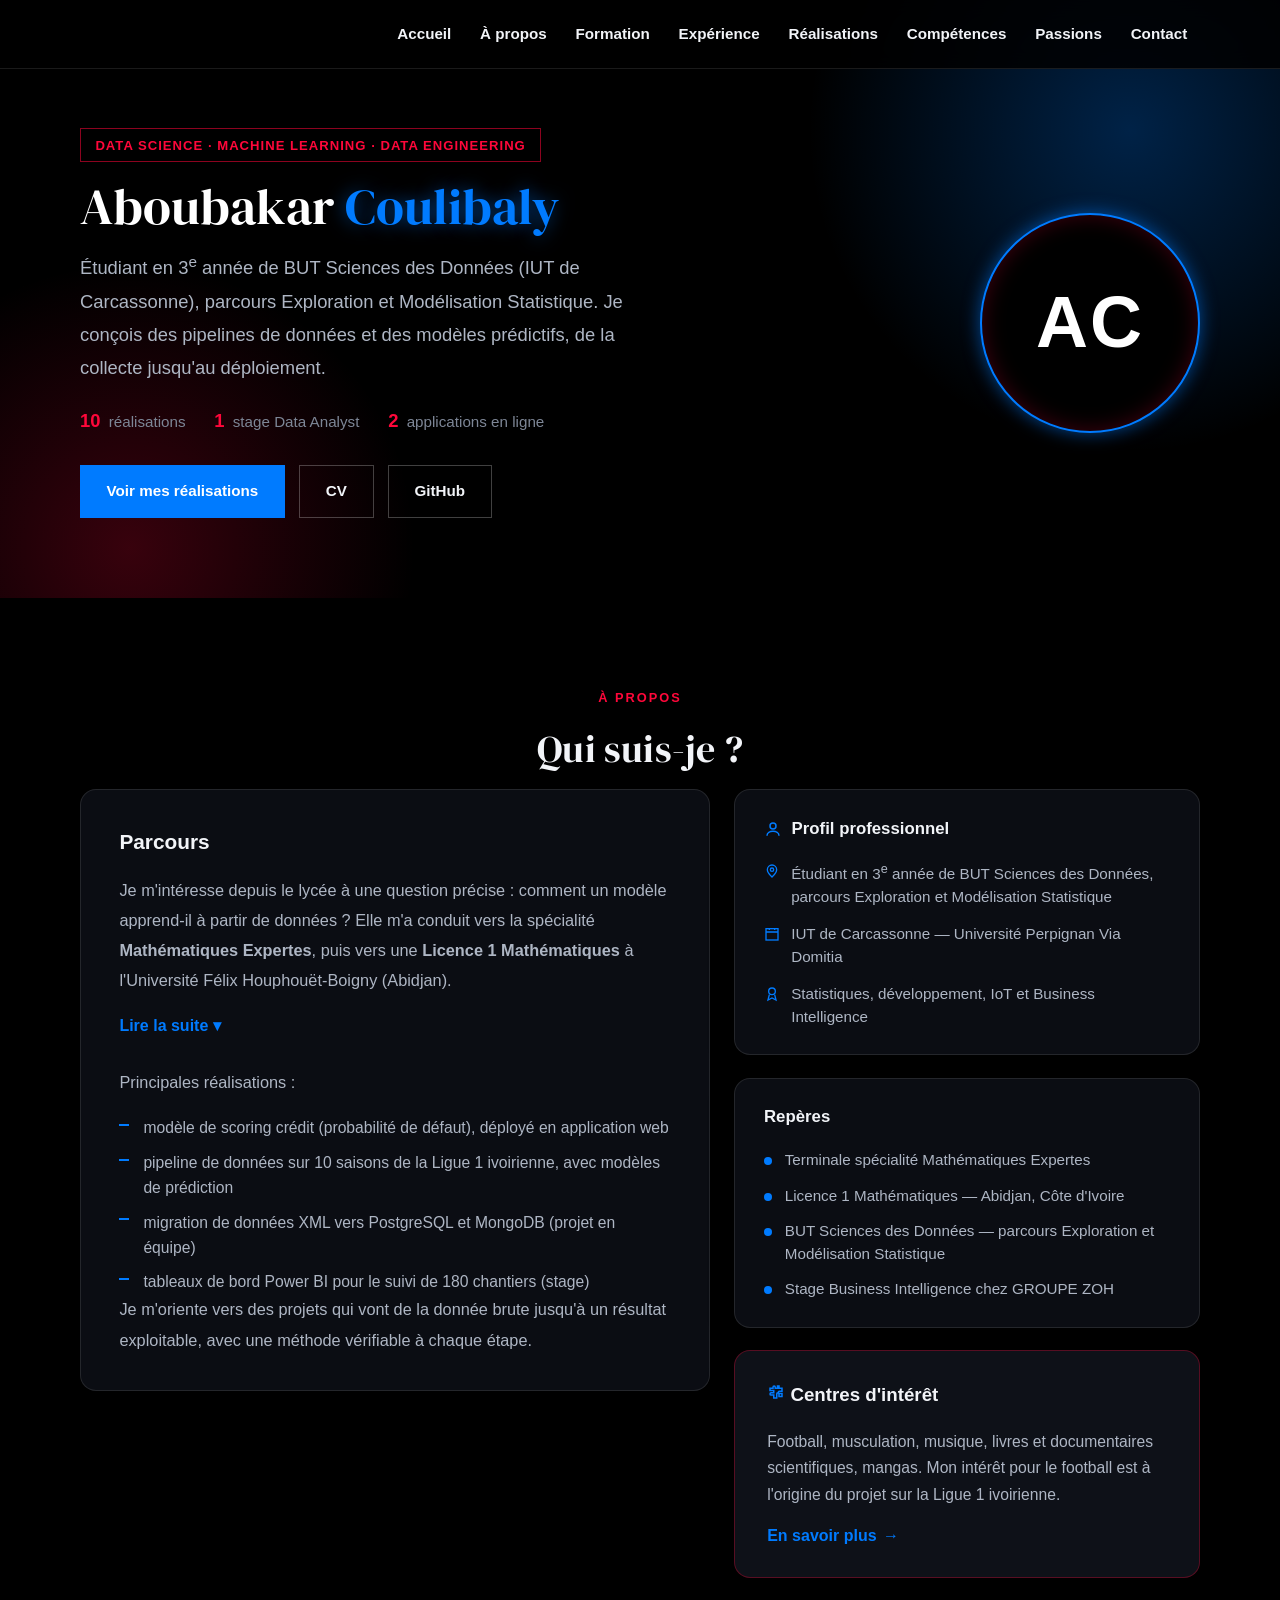
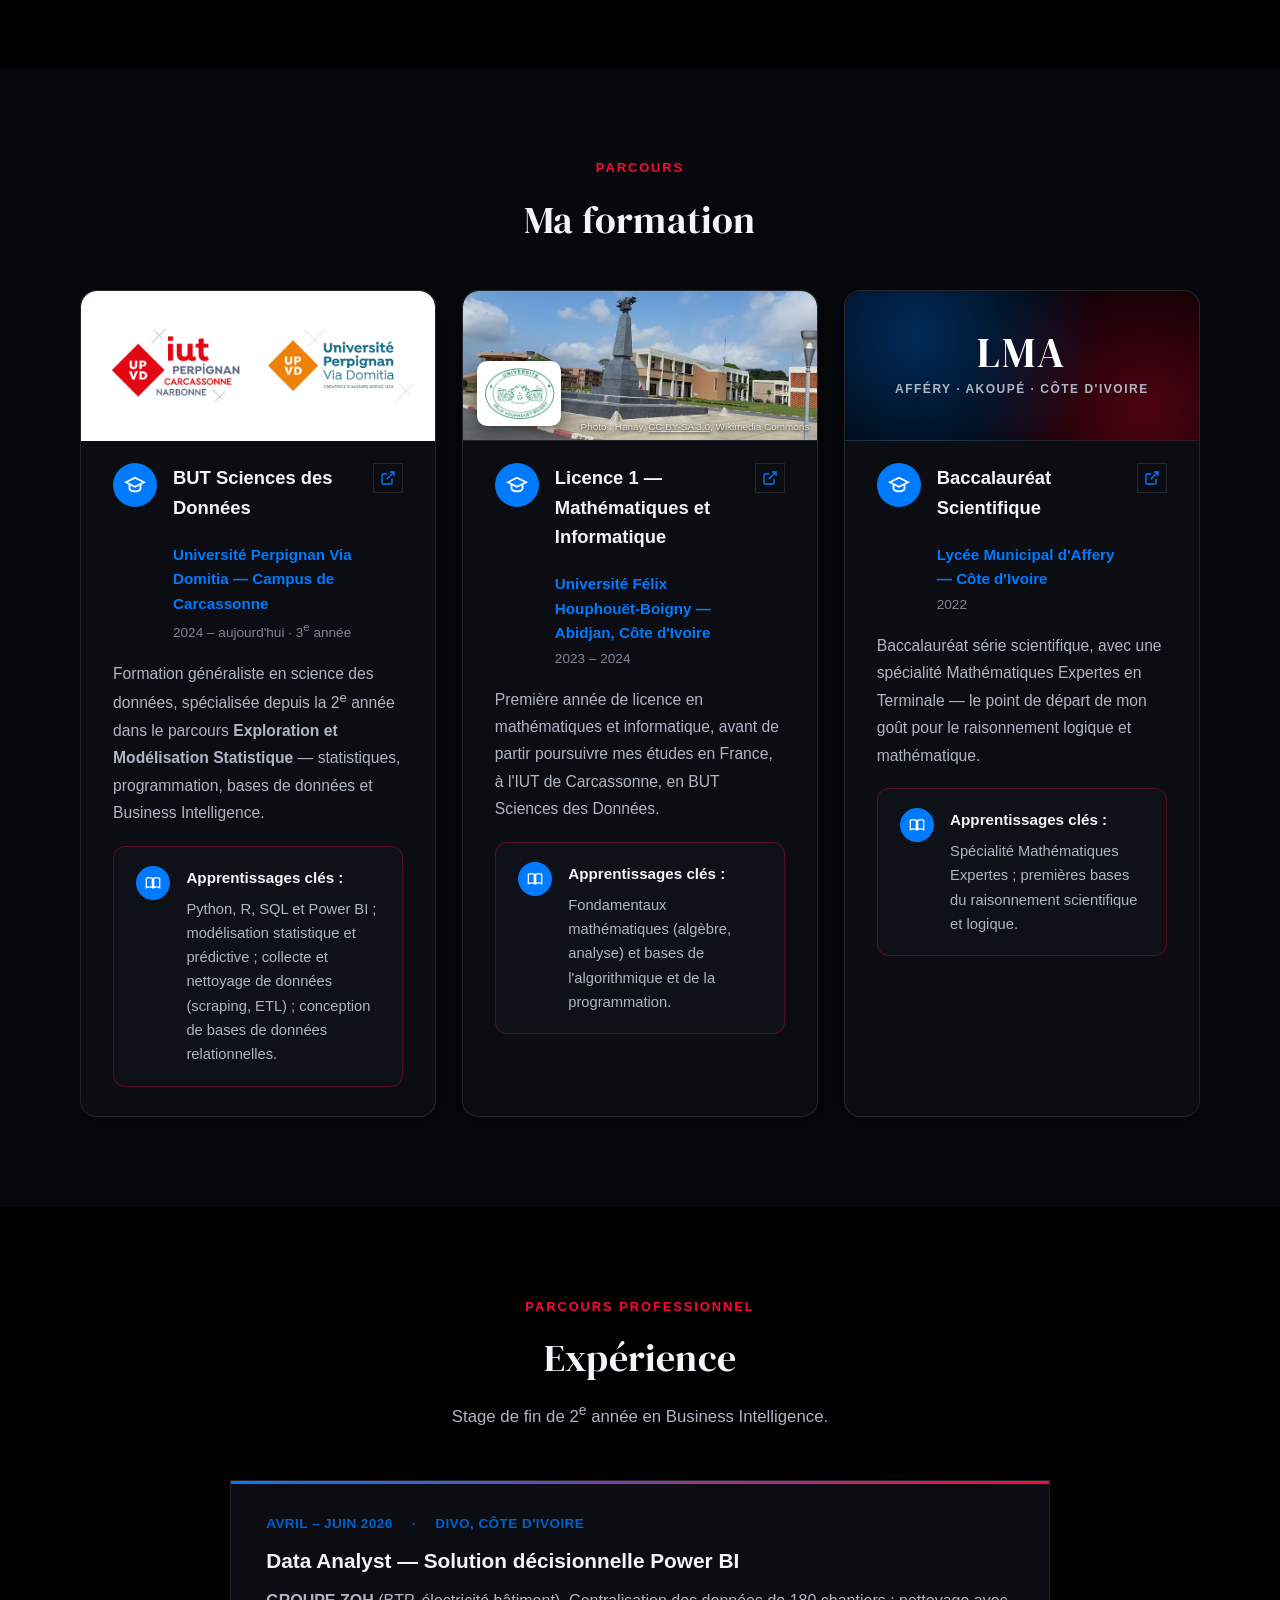
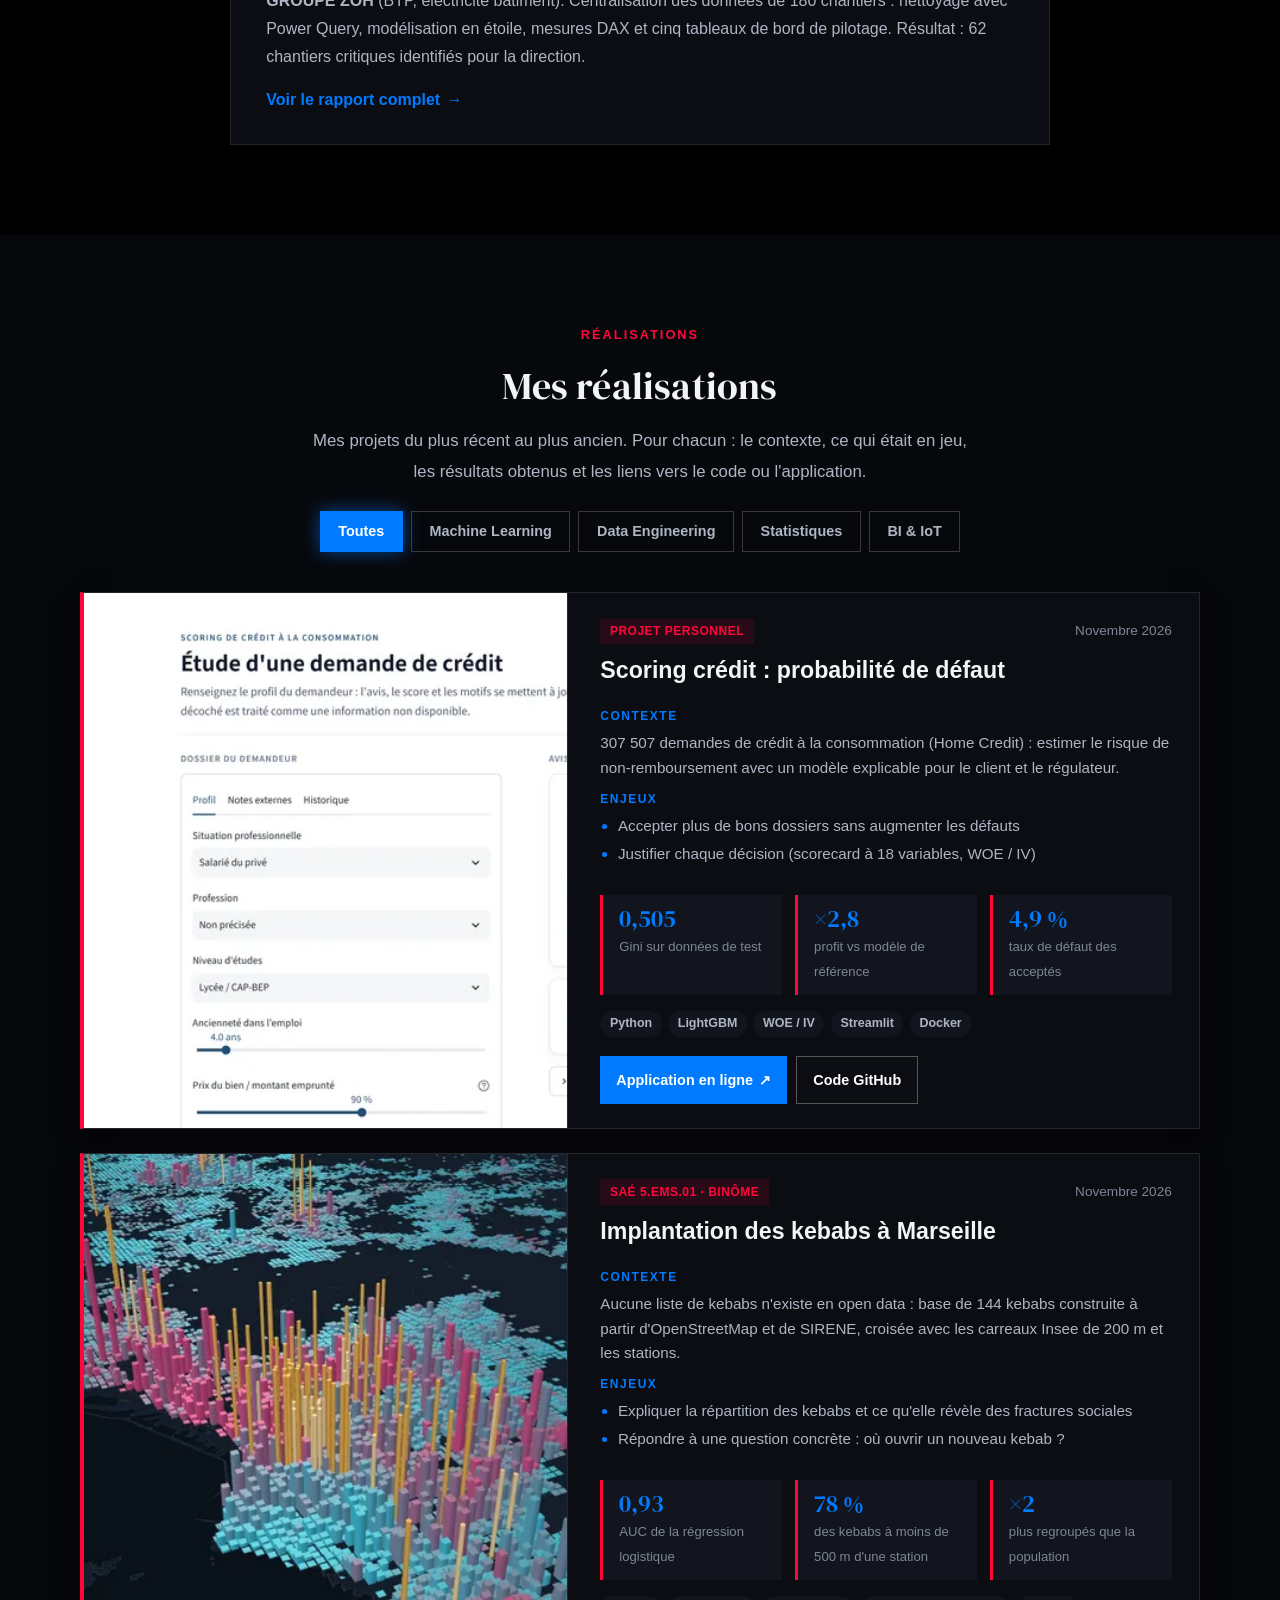
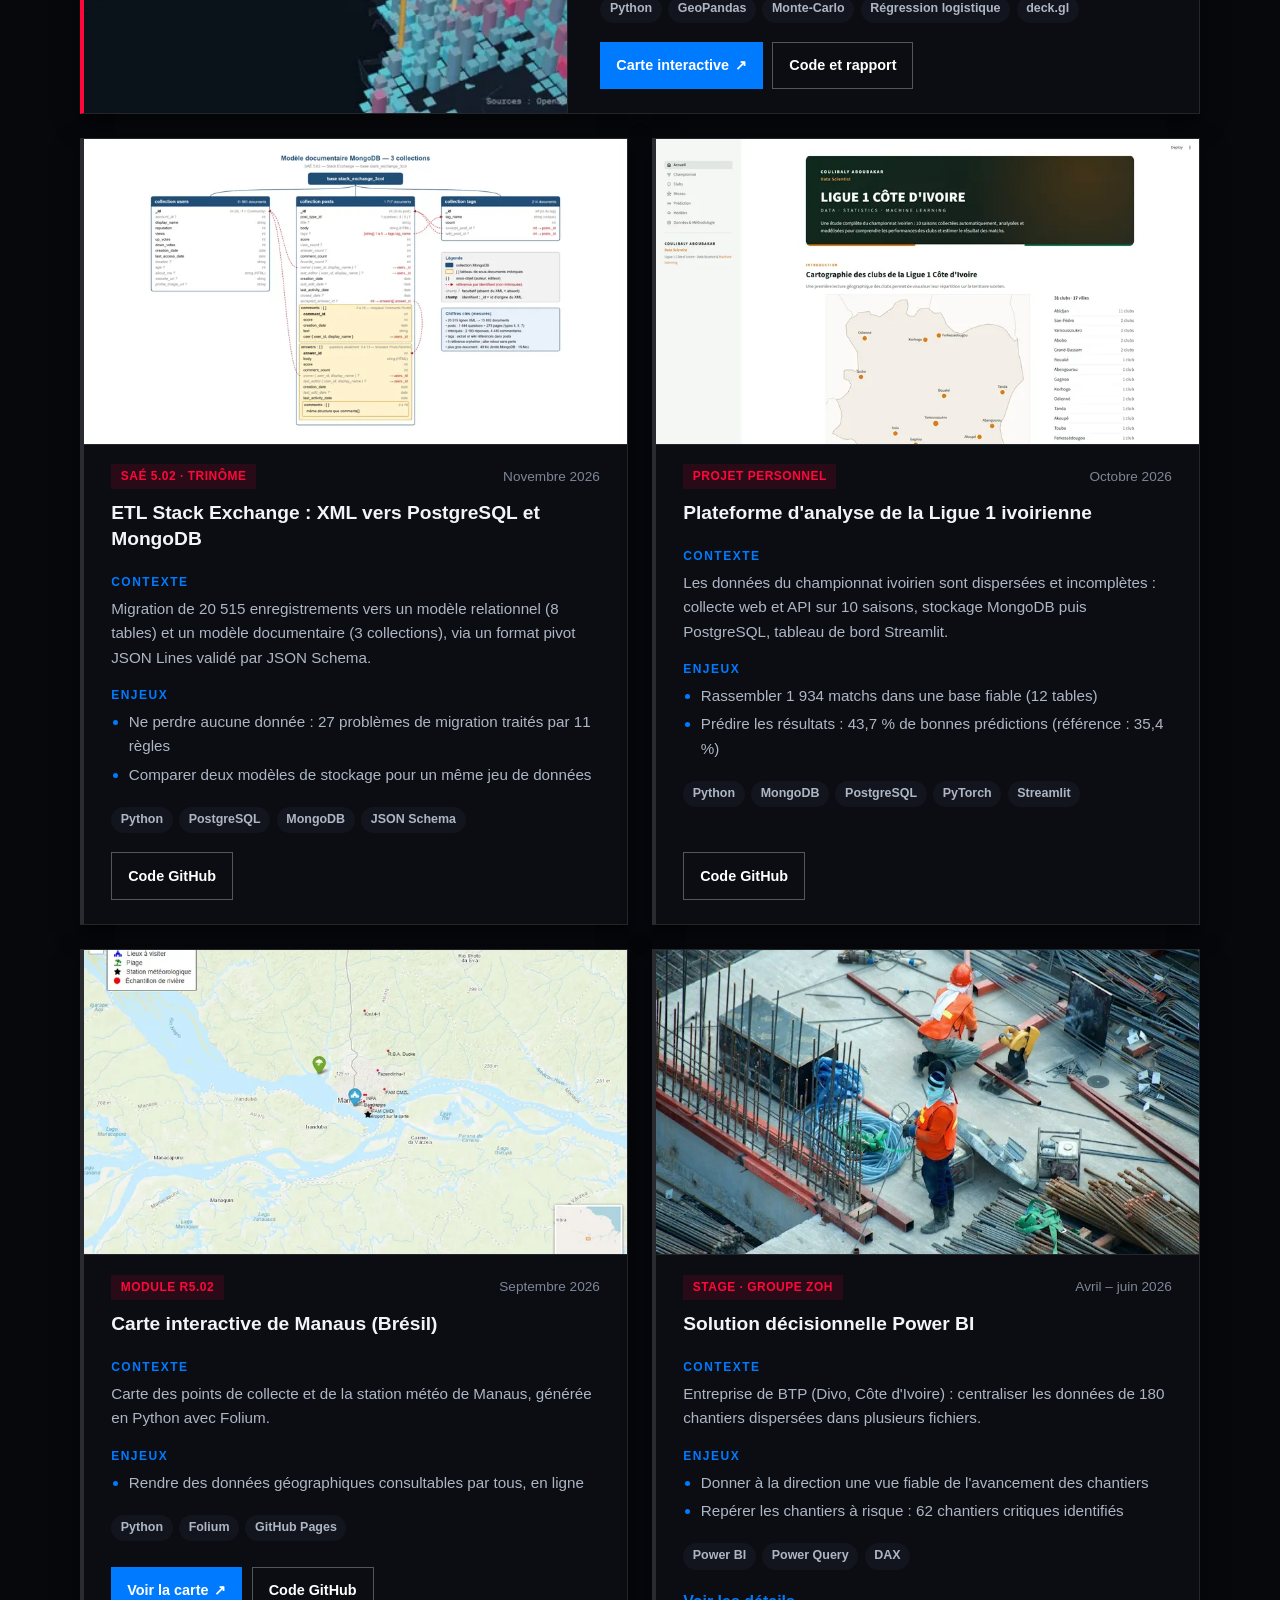
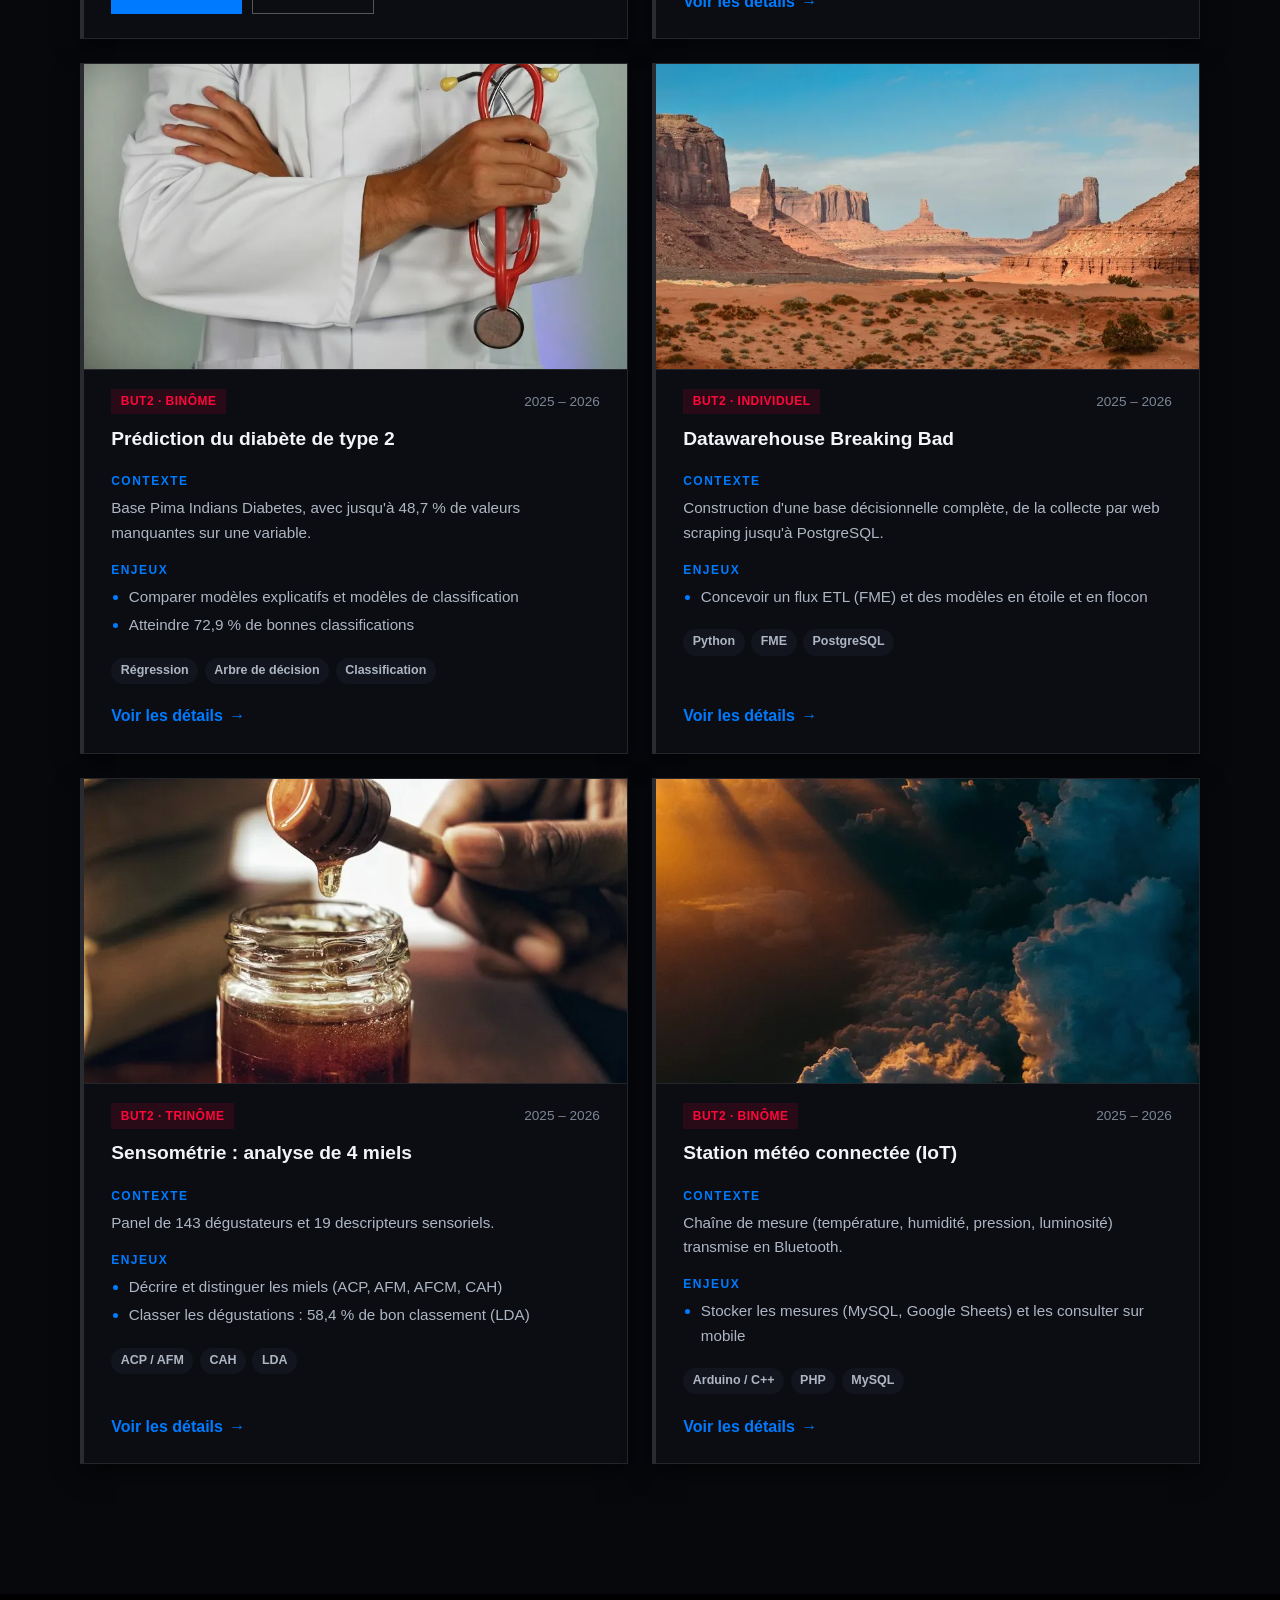
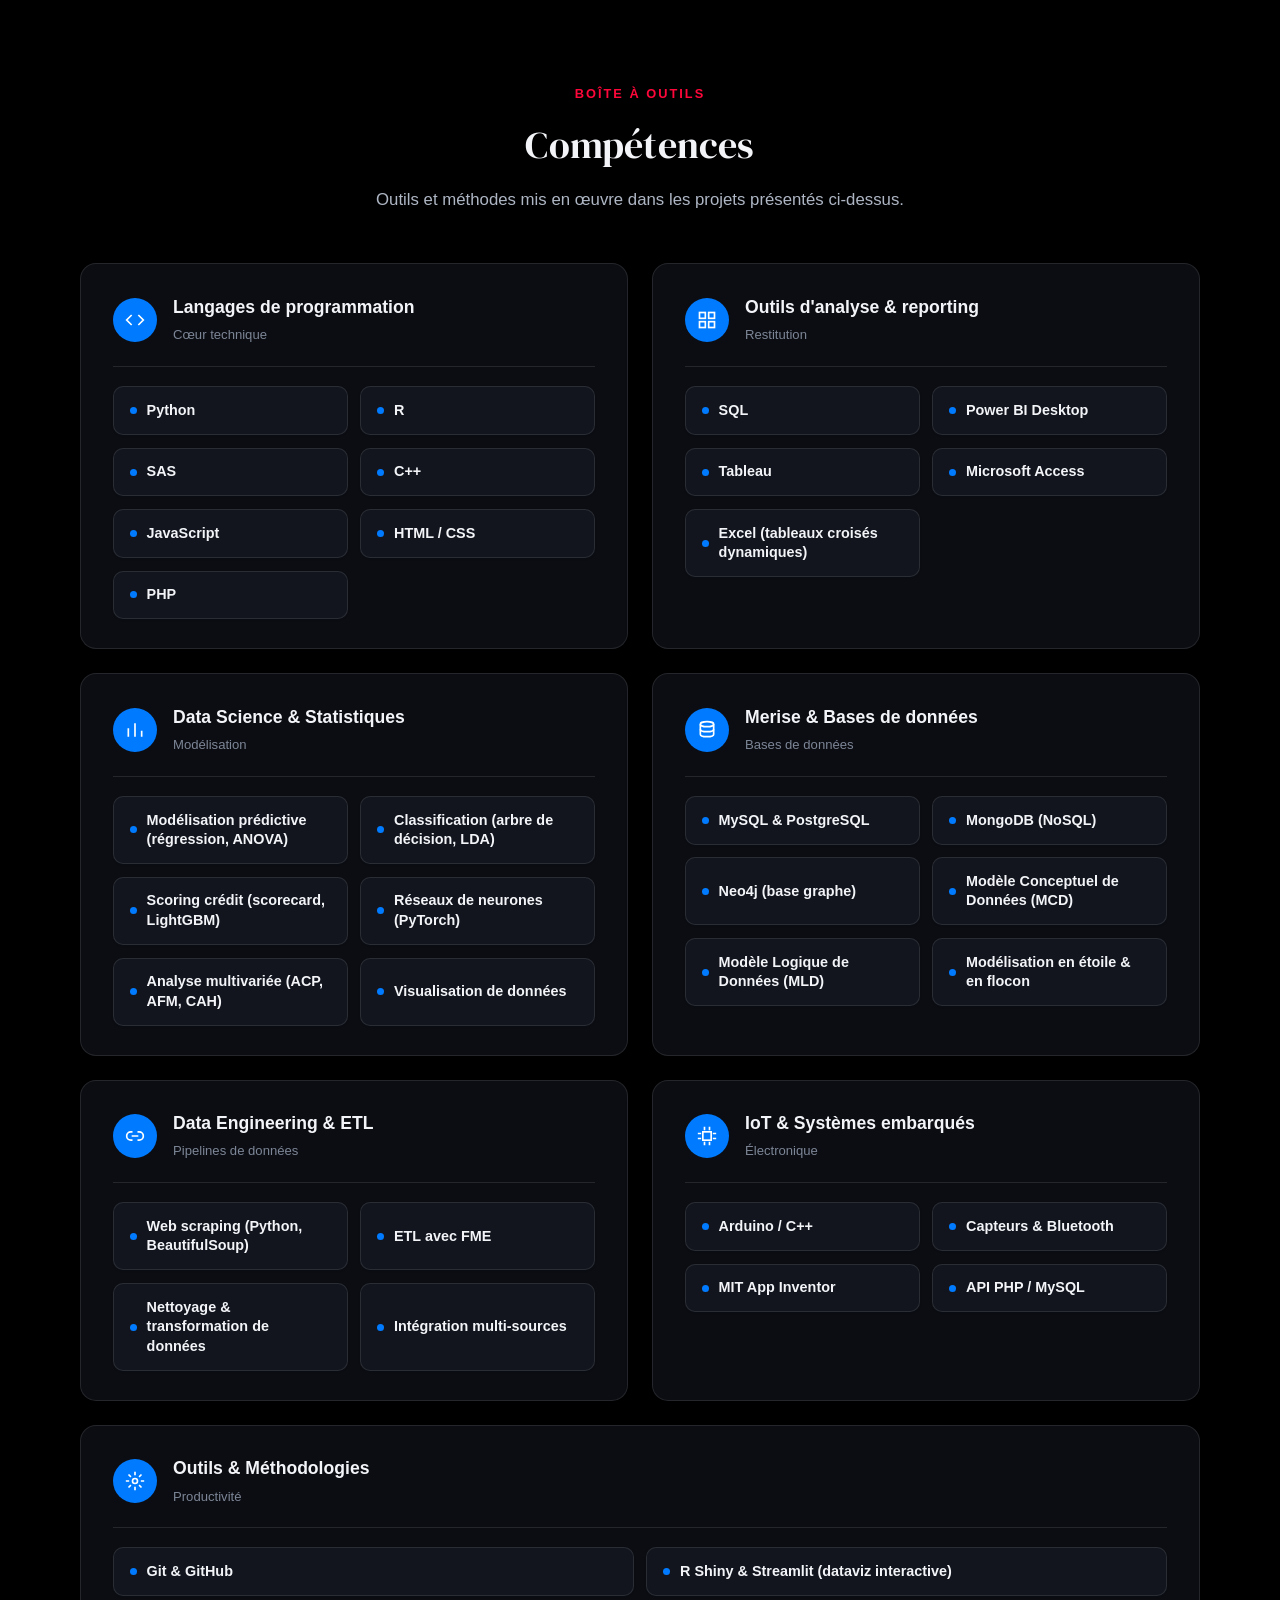
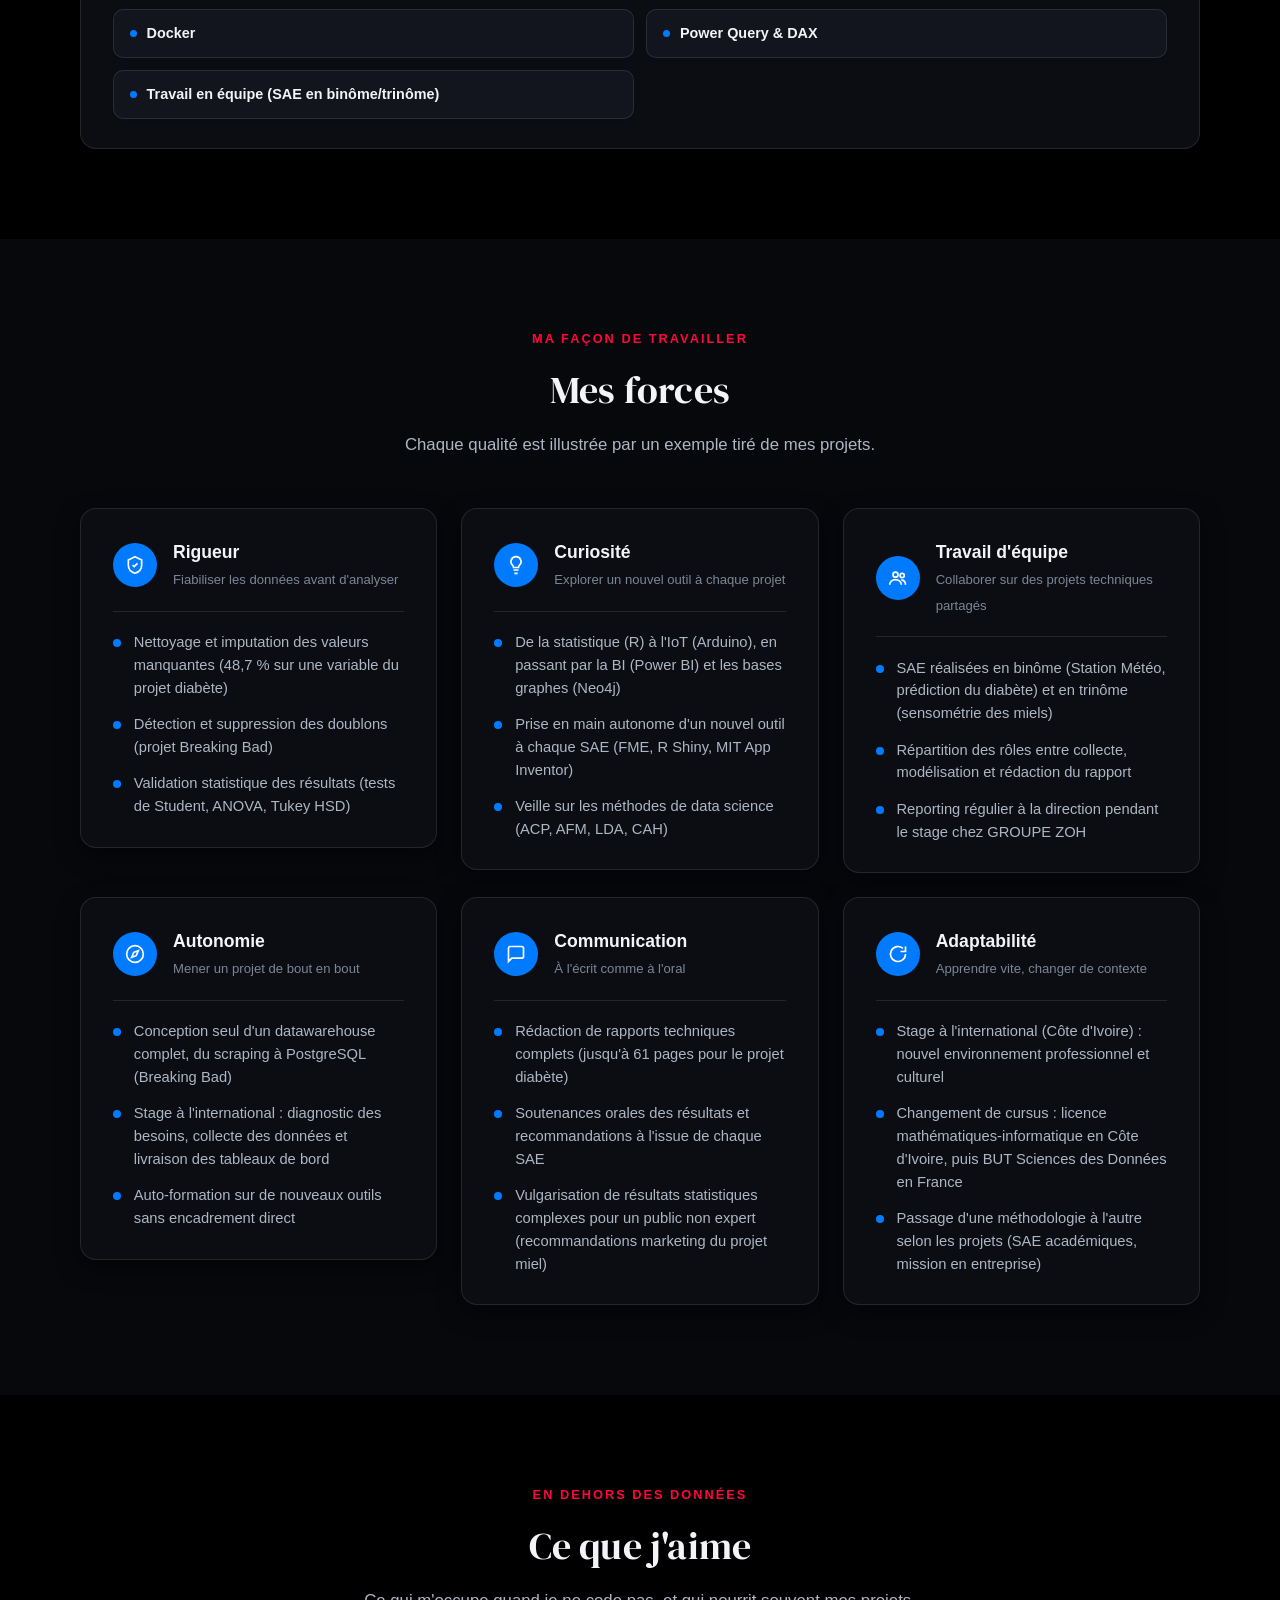
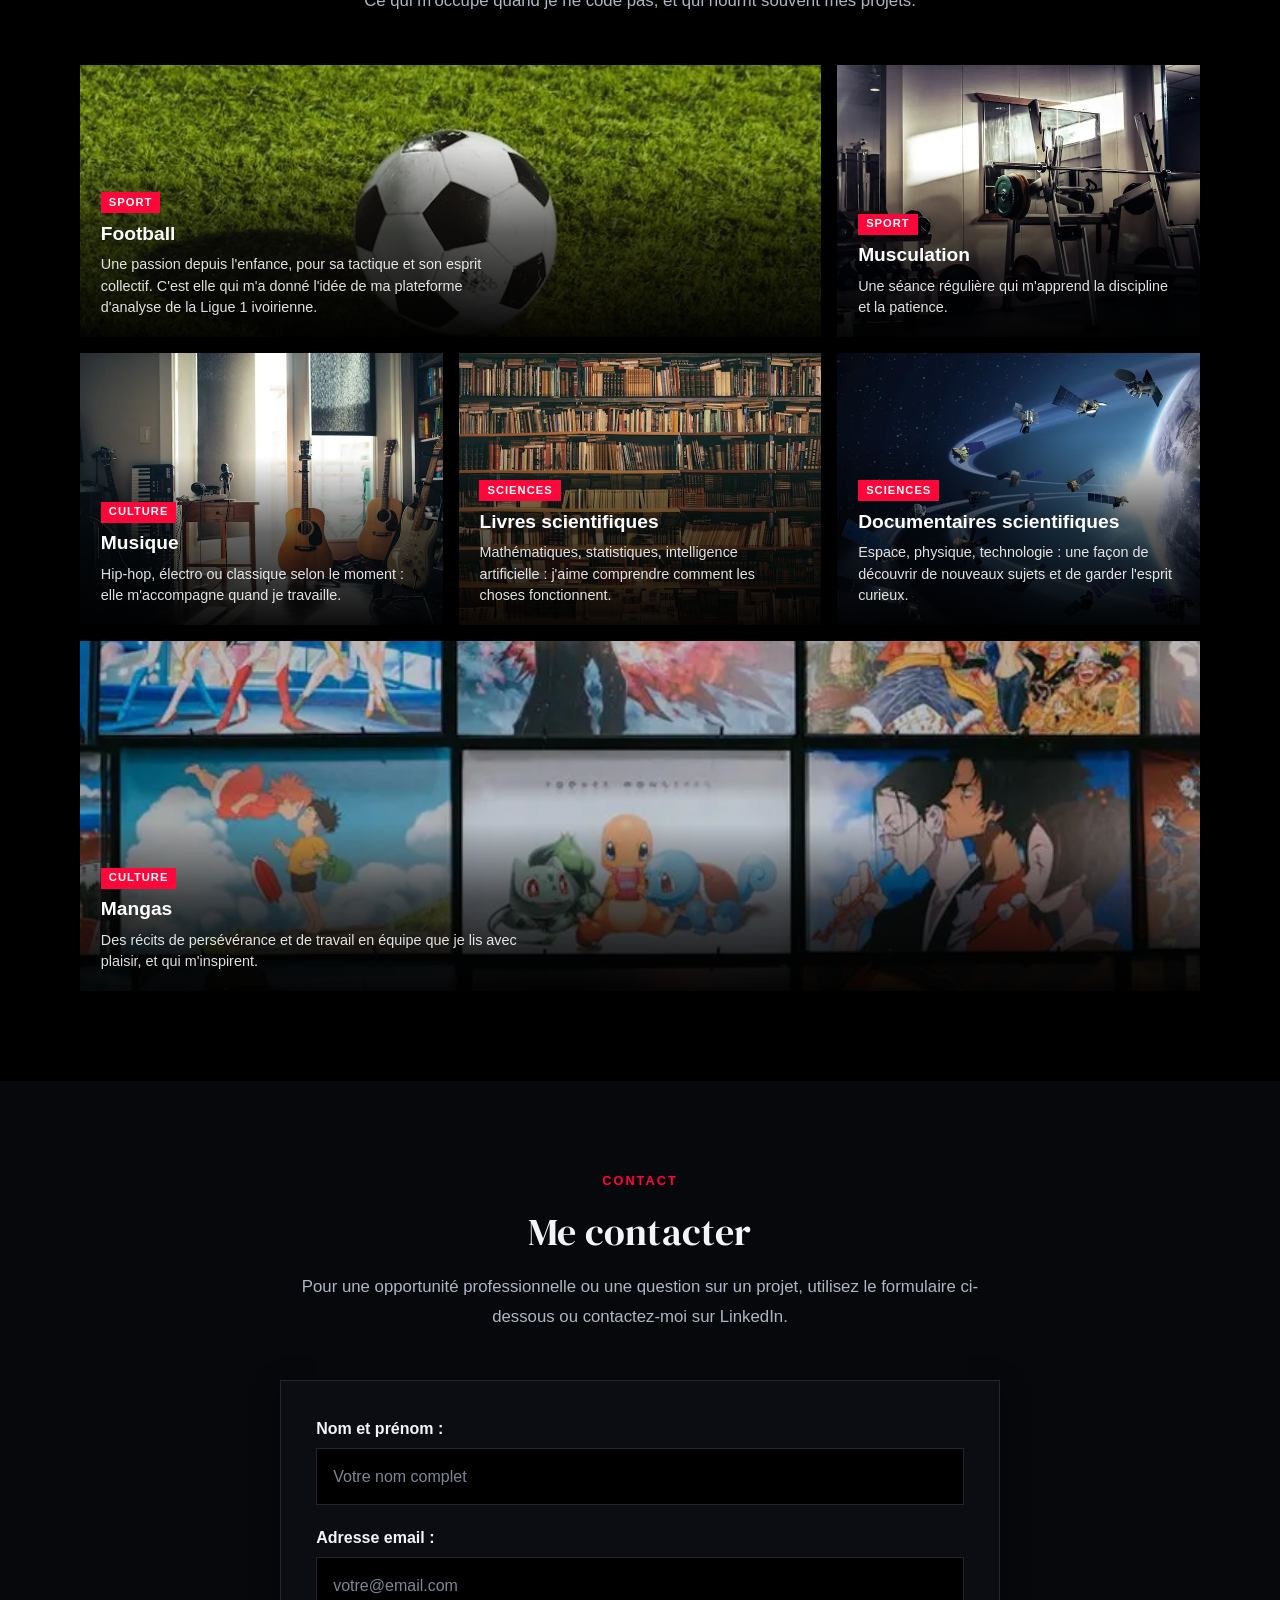
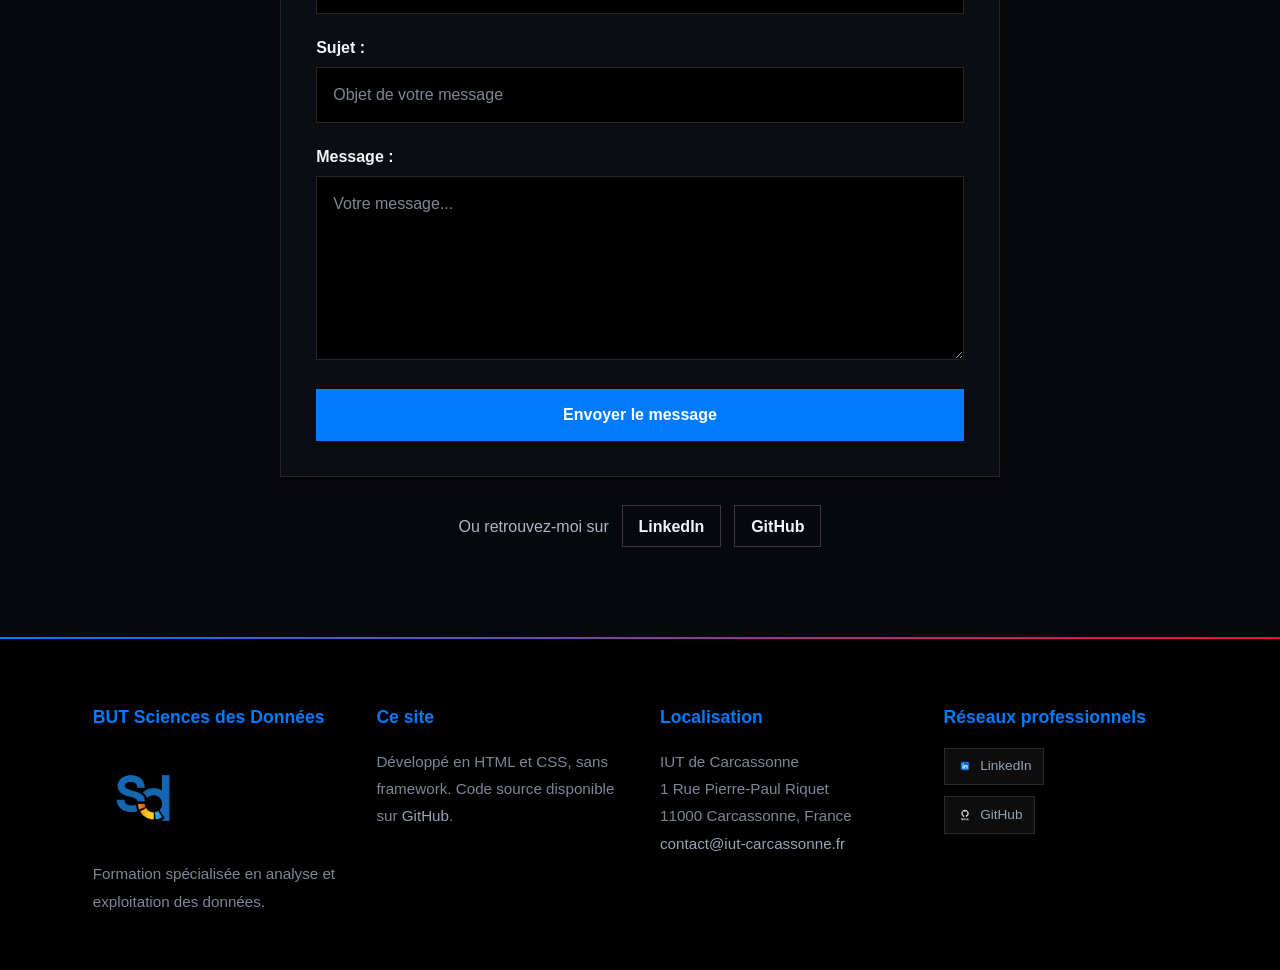
<file: index.html>
<!DOCTYPE html>
<html lang="fr">
<head>
    <meta charset="UTF-8">
    <meta name="viewport" content="width=device-width, initial-scale=1.0">
    <meta name="description" content="Portfolio d'Aboubakar Coulibaly, étudiant en Sciences des Données spécialisé en modélisation statistique et Business Intelligence">
    <title>Portfolio | Aboubakar Coulibaly</title>
    <link rel="stylesheet" href="./css/style.css">
    <link rel="stylesheet" href="./css/realisations.css">
    <link rel="preconnect" href="https://fonts.googleapis.com">
    <link rel="preconnect" href="https://fonts.gstatic.com" crossorigin>
    <link rel="stylesheet" href="https://fonts.googleapis.com/css2?family=DM+Serif+Display&display=swap">
    <link rel="stylesheet" href="./css/theme.css">
</head>
<body>

<header role="banner">
    <div class="header-container">
        <div class="header-text">
            <span class="eyebrow">Data Science · Machine Learning · Data Engineering</span>
            <h1>Aboubakar <span class="text-accent">Coulibaly</span></h1>
            <p class="tagline">
                Étudiant en 3<sup>e</sup> année de BUT Sciences des Données (IUT de Carcassonne),
                parcours Exploration et Modélisation Statistique. Je conçois des pipelines de données
                et des modèles prédictifs, de la collecte jusqu'au déploiement.
            </p>
            <ul class="hero-facts">
                <li><strong>10</strong> réalisations</li>
                <li><strong>1</strong> stage Data Analyst</li>
                <li><strong>2</strong> applications en ligne</li>
            </ul>
            <div class="hero-actions">
                <a class="btn btn-primary" href="#projets">Voir mes réalisations</a>
                <a class="btn btn-secondary" href="./html/cv.html">CV</a>
                <a class="btn btn-secondary" href="https://github.com/coulibaly-abou" target="_blank" rel="noopener noreferrer">GitHub</a>
            </div>
        </div>
        <div class="header-image">
            <div class="avatar" role="img" aria-label="Initiales d'Aboubakar Coulibaly">AC</div>
        </div>
    </div>

    <nav aria-label="Navigation principale">
        <ul class="menu">
            <li><a href="#accueil">Accueil</a></li>
            <li class="submenu">
                <a href="#apropos">À propos</a>
                <ul class="dropdown">
                    <li><a href="#passions">Ce que j'aime</a></li>
                    <li><a href="./html/cv.html">Mon CV</a></li>
                </ul>
            </li>
            <li><a href="#formation">Formation</a></li>
            <li><a href="#experience">Expérience</a></li>
            <li><a href="#projets">Réalisations</a></li>
            <li><a href="#competences">Compétences</a></li>
            <li><a href="#passions">Passions</a></li>
            <li><a href="#contact">Contact</a></li>
        </ul>
    </nav>
</header>

<main id="accueil">

    <!-- A PROPOS -->
    <section class="apropos" id="apropos">
        <div class="section-container">
            <span class="section-kicker">À propos</span>
            <h2>Qui suis-je ?</h2>

            <div class="apropos-grid">
                <div class="card apropos-main">
                    <h3>Parcours</h3>
                    <p>
                        Je m'intéresse depuis le lycée à une question précise : comment un modèle apprend-il à
                        partir de données ? Elle m'a conduit vers la spécialité <strong>Mathématiques
                        Expertes</strong>, puis vers une <strong>Licence 1 Mathématiques</strong> à l'Université
                        Félix Houphouët-Boigny (Abidjan).
                    </p>
                    <details class="read-more">
                    <summary>Lire la suite</summary>
                    <p>
                        Pendant cette licence, mes échanges avec un étudiant de Master 2 Machine Learning ont
                        fixé mon objectif professionnel : devenir <strong>Data Scientist</strong> ou
                        <strong>Machine Learning Engineer</strong>.
                    </p>
                    <p>
                        J'ai ensuite intégré le BUT Sciences des Données à l'IUT de Carcassonne. Depuis la
                        2<sup>e</sup> année, je suis le parcours <strong>Exploration et Modélisation
                        Statistique</strong> : choix et validation des modèles, interprétation des résultats,
                        mise en production.
                    </p>
                    <p>
                        D'avril à juin 2026, j'ai effectué mon stage de Data Analyst chez GROUPE ZOH (Divo,
                        Côte d'Ivoire). Je suis aujourd'hui en 3<sup>e</sup> année.
                    </p>
                    </details>
                    <p>Principales réalisations :</p>
                    <ul class="check-list">
                        <li>modèle de scoring crédit (probabilité de défaut), déployé en application web</li>
                        <li>pipeline de données sur 10 saisons de la Ligue 1 ivoirienne, avec modèles de prédiction</li>
                        <li>migration de données XML vers PostgreSQL et MongoDB (projet en équipe)</li>
                        <li>tableaux de bord Power BI pour le suivi de 180 chantiers (stage)</li>
                    </ul>
                    <p>
                        Je m'oriente vers des projets qui vont de la donnée brute jusqu'à un résultat
                        exploitable, avec une méthode vérifiable à chaque étape.
                    </p>
                </div>

                <div class="apropos-side">
                    <div class="card side-card">
                        <h3><span class="side-icon" aria-hidden="true">
                            <svg viewBox="0 0 24 24" width="18" height="18" fill="none" stroke="currentColor" stroke-width="2"><circle cx="12" cy="8" r="4"/><path d="M4 21c0-4 4-6 8-6s8 2 8 6"/></svg>
                        </span>Profil professionnel</h3>
                        <ul class="icon-list">
                            <li>
                                <span class="side-icon" aria-hidden="true">
                                    <svg viewBox="0 0 24 24" width="16" height="16" fill="none" stroke="currentColor" stroke-width="2"><path d="M12 21s7-6.5 7-11a7 7 0 1 0-14 0c0 4.5 7 11 7 11z"/><circle cx="12" cy="10" r="2.5"/></svg>
                                </span>
                                <span>Étudiant en 3<sup>e</sup> année de BUT Sciences des Données, parcours Exploration et Modélisation Statistique</span>
                            </li>
                            <li>
                                <span class="side-icon" aria-hidden="true">
                                    <svg viewBox="0 0 24 24" width="16" height="16" fill="none" stroke="currentColor" stroke-width="2"><rect x="3" y="4" width="18" height="17" rx="0"/><path d="M3 9h18M8 3v3M16 3v3"/></svg>
                                </span>
                                IUT de Carcassonne — Université Perpignan Via Domitia
                            </li>
                            <li>
                                <span class="side-icon" aria-hidden="true">
                                    <svg viewBox="0 0 24 24" width="16" height="16" fill="none" stroke="currentColor" stroke-width="2"><circle cx="12" cy="8" r="5"/><path d="M8 13l-2 8 6-3 6 3-2-8"/></svg>
                                </span>
                                Statistiques, développement, IoT et Business Intelligence
                            </li>
                        </ul>
                    </div>

                    <div class="card side-card">
                        <h3>Repères</h3>
                        <ul class="dot-list">
                            <li>Terminale spécialité Mathématiques Expertes</li>
                            <li>Licence 1 Mathématiques — Abidjan, Côte d'Ivoire</li>
                            <li>BUT Sciences des Données — parcours Exploration et Modélisation Statistique</li>
                            <li>Stage Business Intelligence chez GROUPE ZOH</li>
                        </ul>
                    </div>

                    <div class="card enigma-card">
                        <h3>
                            <span class="side-icon" aria-hidden="true">
                                <svg viewBox="0 0 24 24" width="18" height="18" fill="none" stroke="currentColor" stroke-width="2"><path d="M4 7h4V5.5a1.5 1.5 0 1 1 3 0V7h3V4h2v3h4v4h-3.5a1.5 1.5 0 1 0 0 3H20v4h-4v-3.5a1.5 1.5 0 1 0-3 0V20H9v-4H5.5a1.5 1.5 0 1 1 0-3H9v-3H4V7z"/></svg>
                            </span>
                            Centres d'intérêt
                        </h3>
                        <p>
                            Football, musculation, musique, livres et documentaires scientifiques, mangas.
                            Mon intérêt pour le football est à l'origine du projet sur la Ligue 1 ivoirienne.
                        </p>
                        <a class="card-link" href="#passions">En savoir plus <span aria-hidden="true">→</span></a>
                    </div>
                </div>
            </div>
        </div>
    </section>

    <!-- FORMATION -->
    <section class="formation" id="formation">
        <div class="section-container">
            <span class="section-kicker">Parcours</span>
            <h2>Ma formation</h2>

            <div class="formation-timeline formation-timeline--grid">

                <article class="card credential-card">
                    <div class="formation-visuel formation-visuel--logos">
                        <img src="./image/formation/logo_iut.png" alt="Logo de l'IUT de Perpignan, Carcassonne, Narbonne" width="190" height="118" loading="lazy">
                        <img src="./image/formation/logo_upvd.png" alt="Logo de l'Université de Perpignan Via Domitia" width="190" height="94" loading="lazy">
                    </div>
                    <div class="credential-head">
                        <span class="credential-icon" aria-hidden="true">
                            <svg viewBox="0 0 24 24" width="22" height="22" fill="none" stroke="#fff" stroke-width="2"><path d="M2 9l10-5 10 5-10 5-10-5z"/><path d="M6 11v5c0 1.5 3 3 6 3s6-1.5 6-3v-5"/></svg>
                        </span>
                        <div>
                            <h3>BUT Sciences des Données</h3>
                            <a class="credential-org" href="./html/cv.html">Université Perpignan Via Domitia — Campus de Carcassonne</a>
                            <span class="credential-date">2024 – aujourd'hui · 3<sup>e</sup> année</span>
                        </div>
                        <a class="credential-external" href="./html/cv.html" aria-label="Voir mon CV" title="Voir mon CV">
                            <svg viewBox="0 0 24 24" width="16" height="16" fill="none" stroke="currentColor" stroke-width="2"><path d="M18 13v6a2 2 0 0 1-2 2H5a2 2 0 0 1-2-2V8a2 2 0 0 1 2-2h6"/><path d="M15 3h6v6"/><path d="M10 14L21 3"/></svg>
                        </a>
                    </div>
                    <p>
                        Formation généraliste en science des données, spécialisée depuis la 2<sup>e</sup> année
                        dans le parcours <strong>Exploration et Modélisation Statistique</strong> — statistiques,
                        programmation, bases de données et Business Intelligence.
                    </p>
                    <div class="learnings-box">
                        <span class="credential-icon credential-icon--sm" aria-hidden="true">
                            <svg viewBox="0 0 24 24" width="16" height="16" fill="none" stroke="#fff" stroke-width="2"><path d="M2 5c3-1.5 6-1.5 9 0v14c-3-1.5-6-1.5-9 0V5z"/><path d="M22 5c-3-1.5-6-1.5-9 0v14c3-1.5 6-1.5 9 0V5z"/></svg>
                        </span>
                        <div>
                            <h4>Apprentissages clés :</h4>
                            <p>
                                Python, R, SQL et Power BI ; modélisation statistique et prédictive ; collecte
                                et nettoyage de données (scraping, ETL) ; conception de bases de données
                                relationnelles.
                            </p>
                        </div>
                    </div>
                </article>

                <article class="card credential-card">
                    <figure class="formation-visuel formation-visuel--photo">
                        <img src="./image/formation/ufhb_campus.webp" alt="Campus de l'Université Félix Houphouët-Boigny à Abidjan" width="800" height="400" loading="lazy">
                        <img class="formation-badge" src="./image/formation/logo_ufhb.png" alt="Logo de l'Université Félix Houphouët-Boigny" width="96" height="70" loading="lazy">
                        <figcaption>Photo : Hanay, <a href="https://creativecommons.org/licenses/by-sa/3.0/" target="_blank" rel="noopener noreferrer">CC BY-SA 3.0</a>, Wikimedia Commons</figcaption>
                    </figure>
                    <div class="credential-head">
                        <span class="credential-icon" aria-hidden="true">
                            <svg viewBox="0 0 24 24" width="22" height="22" fill="none" stroke="#fff" stroke-width="2"><path d="M2 9l10-5 10 5-10 5-10-5z"/><path d="M6 11v5c0 1.5 3 3 6 3s6-1.5 6-3v-5"/></svg>
                        </span>
                        <div>
                            <h3>Licence 1 — Mathématiques et Informatique</h3>
                            <a class="credential-org" href="./html/cv.html">Université Félix Houphouët-Boigny — Abidjan, Côte d'Ivoire</a>
                            <span class="credential-date">2023 – 2024</span>
                        </div>
                        <a class="credential-external" href="./html/cv.html" aria-label="Voir mon CV" title="Voir mon CV">
                            <svg viewBox="0 0 24 24" width="16" height="16" fill="none" stroke="currentColor" stroke-width="2"><path d="M18 13v6a2 2 0 0 1-2 2H5a2 2 0 0 1-2-2V8a2 2 0 0 1 2-2h6"/><path d="M15 3h6v6"/><path d="M10 14L21 3"/></svg>
                        </a>
                    </div>
                    <p>
                        Première année de licence en mathématiques et informatique, avant de partir poursuivre
                        mes études en France, à l'IUT de Carcassonne, en BUT Sciences des Données.
                    </p>
                    <div class="learnings-box">
                        <span class="credential-icon credential-icon--sm" aria-hidden="true">
                            <svg viewBox="0 0 24 24" width="16" height="16" fill="none" stroke="#fff" stroke-width="2"><path d="M2 5c3-1.5 6-1.5 9 0v14c-3-1.5-6-1.5-9 0V5z"/><path d="M22 5c-3-1.5-6-1.5-9 0v14c3-1.5 6-1.5 9 0V5z"/></svg>
                        </span>
                        <div>
                            <h4>Apprentissages clés :</h4>
                            <p>
                                Fondamentaux mathématiques (algèbre, analyse) et bases de l'algorithmique et de
                                la programmation.
                            </p>
                        </div>
                    </div>
                </article>

                <article class="card credential-card">
                    <!-- Pour mettre une photo du lycée : déposer image/formation/lycee_affery.webp
                         et remplacer ce bloc par <figure class="formation-visuel formation-visuel--photo"><img src="./image/formation/lycee_affery.webp" alt="Lycée Municipal d'Affery"></figure> -->
                    <div class="formation-visuel formation-visuel--lycee" role="img" aria-label="Lycée Municipal d'Affery, Afféry (Akoupé), Côte d'Ivoire">
                        <span class="formation-monogramme">LMA</span>
                        <span class="formation-lieu">Afféry · Akoupé · Côte d'Ivoire</span>
                    </div>
                    <div class="credential-head">
                        <span class="credential-icon" aria-hidden="true">
                            <svg viewBox="0 0 24 24" width="22" height="22" fill="none" stroke="#fff" stroke-width="2"><path d="M2 9l10-5 10 5-10 5-10-5z"/><path d="M6 11v5c0 1.5 3 3 6 3s6-1.5 6-3v-5"/></svg>
                        </span>
                        <div>
                            <h3>Baccalauréat Scientifique</h3>
                            <a class="credential-org" href="./html/cv.html">Lycée Municipal d'Affery — Côte d'Ivoire</a>
                            <span class="credential-date">2022</span>
                        </div>
                        <a class="credential-external" href="./html/cv.html" aria-label="Voir mon CV" title="Voir mon CV">
                            <svg viewBox="0 0 24 24" width="16" height="16" fill="none" stroke="currentColor" stroke-width="2"><path d="M18 13v6a2 2 0 0 1-2 2H5a2 2 0 0 1-2-2V8a2 2 0 0 1 2-2h6"/><path d="M15 3h6v6"/><path d="M10 14L21 3"/></svg>
                        </a>
                    </div>
                    <p>
                        Baccalauréat série scientifique, avec une spécialité Mathématiques Expertes en
                        Terminale — le point de départ de mon goût pour le raisonnement logique et
                        mathématique.
                    </p>
                    <div class="learnings-box">
                        <span class="credential-icon credential-icon--sm" aria-hidden="true">
                            <svg viewBox="0 0 24 24" width="16" height="16" fill="none" stroke="#fff" stroke-width="2"><path d="M2 5c3-1.5 6-1.5 9 0v14c-3-1.5-6-1.5-9 0V5z"/><path d="M22 5c-3-1.5-6-1.5-9 0v14c3-1.5 6-1.5 9 0V5z"/></svg>
                        </span>
                        <div>
                            <h4>Apprentissages clés :</h4>
                            <p>
                                Spécialité Mathématiques Expertes ; premières bases du raisonnement
                                scientifique et logique.
                            </p>
                        </div>
                    </div>
                </article>

            </div>
        </div>
    </section>

    <!-- EXPERIENCE -->
    <section class="experience" id="experience">
        <div class="section-container">
            <span class="section-kicker">Parcours professionnel</span>
            <h2>Expérience</h2>
            <p class="section-intro">
                Stage de fin de 2<sup>e</sup> année en Business Intelligence.
            </p>

            <div class="experience-grid">
                <article class="card experience-card">
                    <div class="experience-meta">
                        <span>Avril – Juin 2026</span>
                        <span>·</span>
                        <span>Divo, Côte d'Ivoire</span>
                    </div>
                    <h3>Data Analyst — Solution décisionnelle Power BI</h3>
                    <p>
                        <strong>GROUPE ZOH</strong> (BTP, électricité bâtiment). Centralisation des données de
                        180 chantiers : nettoyage avec Power Query, modélisation en étoile, mesures DAX et
                        cinq tableaux de bord de pilotage. Résultat : 62 chantiers critiques identifiés pour
                        la direction.
                    </p>
                    <a class="card-link" href="./html/stage.html">Voir le rapport complet <span aria-hidden="true">→</span></a>
                </article>
            </div>
        </div>
    </section>

    <!-- REALISATIONS -->
    <section class="realisations" id="projets">
        <div class="section-container">
            <span class="section-kicker">Réalisations</span>
            <h2>Mes réalisations</h2>
            <p class="section-intro">
                Mes projets du plus récent au plus ancien. Pour chacun : le contexte, ce qui était en jeu,
                les résultats obtenus et les liens vers le code ou l'application.
            </p>

            <div class="realisations-filtres" role="group" aria-label="Filtrer les réalisations">
                <button type="button" class="filtre is-active" data-filtre="tous" aria-pressed="true">Toutes</button>
                <button type="button" class="filtre" data-filtre="ml" aria-pressed="false">Machine Learning</button>
                <button type="button" class="filtre" data-filtre="data" aria-pressed="false">Data Engineering</button>
                <button type="button" class="filtre" data-filtre="stat" aria-pressed="false">Statistiques</button>
                <button type="button" class="filtre" data-filtre="bi" aria-pressed="false">BI &amp; IoT</button>
            </div>

            <div class="realisations-liste">

                <article class="realisation realisation--phare" data-cat="ml" id="projet-scoring">
                    <img class="realisation-image" style="object-position: left top" src="./image/projets/scoring.webp" alt="Application de scoring crédit : étude d'une demande" width="800" height="450" loading="lazy">
                    <div class="realisation-tete">
                        <span class="realisation-type">Projet personnel</span>
                        <span class="realisation-date">Novembre 2026</span>
                    </div>
                    <h3>Scoring crédit : probabilité de défaut</h3>
                    <div class="realisation-corps">
                        <div>
                            <h4>Contexte</h4>
                            <p>307 507 demandes de crédit à la consommation (Home Credit) : estimer le risque de non-remboursement avec un modèle explicable pour le client et le régulateur.</p>
                            <h4>Enjeux</h4>
                            <ul>
                                <li>Accepter plus de bons dossiers sans augmenter les défauts</li>
                                <li>Justifier chaque décision (scorecard à 18 variables, WOE / IV)</li>
                            </ul>
                        </div>
                        <ul class="realisation-kpis">
                            <li><strong>0,505</strong><span>Gini sur données de test</span></li>
                            <li><strong>×2,8</strong><span>profit vs modèle de référence</span></li>
                            <li><strong>4,9 %</strong><span>taux de défaut des acceptés</span></li>
                        </ul>
                    </div>
                    <ul class="tech-tags"><li>Python</li><li>LightGBM</li><li>WOE / IV</li><li>Streamlit</li><li>Docker</li></ul>
                    <div class="realisation-liens">
                        <a class="btn-demo" href="https://scoring-credit-couly.streamlit.app/" target="_blank" rel="noopener noreferrer">Application en ligne <span aria-hidden="true">↗</span></a>
                        <a class="btn-gh" href="https://github.com/coulibaly-abou/scoring-credit" target="_blank" rel="noopener noreferrer">Code GitHub</a>
                    </div>
                </article>

                <article class="realisation realisation--phare" data-cat="stat" id="projet-kebabs">
                    <img class="realisation-image" src="./image/projets/kebabs.webp" alt="Scène 3D des kebabs et de la population à Marseille" width="800" height="450" loading="lazy">
                    <div class="realisation-tete">
                        <span class="realisation-type">SAÉ 5.EMS.01 · binôme</span>
                        <span class="realisation-date">Novembre 2026</span>
                    </div>
                    <h3>Implantation des kebabs à Marseille</h3>
                    <div class="realisation-corps">
                        <div>
                            <h4>Contexte</h4>
                            <p>Aucune liste de kebabs n'existe en open data : base de 144 kebabs construite à partir d'OpenStreetMap et de SIRENE, croisée avec les carreaux Insee de 200 m et les stations.</p>
                            <h4>Enjeux</h4>
                            <ul>
                                <li>Expliquer la répartition des kebabs et ce qu'elle révèle des fractures sociales</li>
                                <li>Répondre à une question concrète : où ouvrir un nouveau kebab ?</li>
                            </ul>
                        </div>
                        <ul class="realisation-kpis">
                            <li><strong>0,93</strong><span>AUC de la régression logistique</span></li>
                            <li><strong>78 %</strong><span>des kebabs à moins de 500 m d'une station</span></li>
                            <li><strong>×2</strong><span>plus regroupés que la population</span></li>
                        </ul>
                    </div>
                    <ul class="tech-tags"><li>Python</li><li>GeoPandas</li><li>Monte-Carlo</li><li>Régression logistique</li><li>deck.gl</li></ul>
                    <div class="realisation-liens">
                        <a class="btn-demo" href="https://coulibaly-abou.github.io/sae-kebabs-marseille/dashboard/kebabs_2d.html" target="_blank" rel="noopener noreferrer">Carte interactive <span aria-hidden="true">↗</span></a>
                        <a class="btn-gh" href="https://github.com/coulibaly-abou/sae-kebabs-marseille" target="_blank" rel="noopener noreferrer">Code et rapport</a>
                    </div>
                </article>

                <article class="realisation" data-cat="data" id="projet-etl">
                    <img class="realisation-image" src="./image/projets/etl.webp" alt="Schéma du modèle documentaire MongoDB en 3 collections" width="800" height="450" loading="lazy">
                    <div class="realisation-tete">
                        <span class="realisation-type">SAÉ 5.02 · trinôme</span>
                        <span class="realisation-date">Novembre 2026</span>
                    </div>
                    <h3>ETL Stack Exchange : XML vers PostgreSQL et MongoDB</h3>
                    <h4>Contexte</h4>
                    <p>Migration de 20 515 enregistrements vers un modèle relationnel (8 tables) et un modèle documentaire (3 collections), via un format pivot JSON Lines validé par JSON Schema.</p>
                    <h4>Enjeux</h4>
                    <ul>
                        <li>Ne perdre aucune donnée : 27 problèmes de migration traités par 11 règles</li>
                        <li>Comparer deux modèles de stockage pour un même jeu de données</li>
                    </ul>
                    <ul class="tech-tags"><li>Python</li><li>PostgreSQL</li><li>MongoDB</li><li>JSON Schema</li></ul>
                    <div class="realisation-liens">
                        <a class="btn-gh" href="https://github.com/coulibaly-abou/sae502-etl-stackexchange" target="_blank" rel="noopener noreferrer">Code GitHub</a>
                    </div>
                </article>

                <article class="realisation" data-cat="data ml" id="projet-ligue1">
                    <img class="realisation-image" src="./image/projets/ligue1.webp" alt="Tableau de bord de la Ligue 1 ivoirienne" width="800" height="450" loading="lazy">
                    <div class="realisation-tete">
                        <span class="realisation-type">Projet personnel</span>
                        <span class="realisation-date">Octobre 2026</span>
                    </div>
                    <h3>Plateforme d'analyse de la Ligue 1 ivoirienne</h3>
                    <h4>Contexte</h4>
                    <p>Les données du championnat ivoirien sont dispersées et incomplètes : collecte web et API sur 10 saisons, stockage MongoDB puis PostgreSQL, tableau de bord Streamlit.</p>
                    <h4>Enjeux</h4>
                    <ul>
                        <li>Rassembler 1 934 matchs dans une base fiable (12 tables)</li>
                        <li>Prédire les résultats : 43,7 % de bonnes prédictions (référence : 35,4 %)</li>
                    </ul>
                    <ul class="tech-tags"><li>Python</li><li>MongoDB</li><li>PostgreSQL</li><li>PyTorch</li><li>Streamlit</li></ul>
                    <div class="realisation-liens">
                        <a class="btn-gh" href="https://github.com/coulibaly-abou/ligue1-ci-data" target="_blank" rel="noopener noreferrer">Code GitHub</a>
                    </div>
                </article>

                <article class="realisation" data-cat="data" id="projet-carte">
                    <img class="realisation-image" src="./image/projets/manaus.webp" alt="Carte interactive des points de collecte à Manaus" width="800" height="450" loading="lazy">
                    <div class="realisation-tete">
                        <span class="realisation-type">Module R5.02</span>
                        <span class="realisation-date">Septembre 2026</span>
                    </div>
                    <h3>Carte interactive de Manaus (Brésil)</h3>
                    <h4>Contexte</h4>
                    <p>Carte des points de collecte et de la station météo de Manaus, générée en Python avec Folium.</p>
                    <h4>Enjeux</h4>
                    <ul>
                        <li>Rendre des données géographiques consultables par tous, en ligne</li>
                    </ul>
                    <ul class="tech-tags"><li>Python</li><li>Folium</li><li>GitHub Pages</li></ul>
                    <div class="realisation-liens">
                        <a class="btn-demo" href="https://coulibaly-abou.github.io/EasyMapWebsite/ManausMap.html" target="_blank" rel="noopener noreferrer">Voir la carte <span aria-hidden="true">↗</span></a>
                        <a class="btn-gh" href="https://github.com/coulibaly-abou/EasyMapWebsite" target="_blank" rel="noopener noreferrer">Code GitHub</a>
                    </div>
                </article>

                <article class="realisation" data-cat="bi" id="projet-stage">
                    <img class="realisation-image" src="./image/projets/stage.webp" alt="Chantier de construction" width="800" height="450" loading="lazy">
                    <div class="realisation-tete">
                        <span class="realisation-type">Stage · GROUPE ZOH</span>
                        <span class="realisation-date">Avril – juin 2026</span>
                    </div>
                    <h3>Solution décisionnelle Power BI</h3>
                    <h4>Contexte</h4>
                    <p>Entreprise de BTP (Divo, Côte d'Ivoire) : centraliser les données de 180 chantiers dispersées dans plusieurs fichiers.</p>
                    <h4>Enjeux</h4>
                    <ul>
                        <li>Donner à la direction une vue fiable de l'avancement des chantiers</li>
                        <li>Repérer les chantiers à risque : 62 chantiers critiques identifiés</li>
                    </ul>
                    <ul class="tech-tags"><li>Power BI</li><li>Power Query</li><li>DAX</li></ul>
                    <div class="realisation-liens">
                        <a class="card-link" href="./html/stage.html">Voir les détails <span aria-hidden="true">→</span></a>
                    </div>
                </article>

                <article class="realisation" data-cat="ml stat" id="projet-diabete">
                    <img class="realisation-image" src="./image/projets/diabete.webp" alt="Médecin avec un stéthoscope" width="800" height="450" loading="lazy">
                    <div class="realisation-tete">
                        <span class="realisation-type">BUT2 · binôme</span>
                        <span class="realisation-date">2025 – 2026</span>
                    </div>
                    <h3>Prédiction du diabète de type 2</h3>
                    <h4>Contexte</h4>
                    <p>Base Pima Indians Diabetes, avec jusqu'à 48,7 % de valeurs manquantes sur une variable.</p>
                    <h4>Enjeux</h4>
                    <ul>
                        <li>Comparer modèles explicatifs et modèles de classification</li>
                        <li>Atteindre 72,9 % de bonnes classifications</li>
                    </ul>
                    <ul class="tech-tags"><li>Régression</li><li>Arbre de décision</li><li>Classification</li></ul>
                    <div class="realisation-liens">
                        <a class="card-link" href="./html/diabete.html">Voir les détails <span aria-hidden="true">→</span></a>
                    </div>
                </article>

                <article class="realisation" data-cat="data" id="projet-breakingbad">
                    <img class="realisation-image" src="./image/projets/breakingbad.webp" alt="Paysage désertique" width="800" height="450" loading="lazy">
                    <div class="realisation-tete">
                        <span class="realisation-type">BUT2 · individuel</span>
                        <span class="realisation-date">2025 – 2026</span>
                    </div>
                    <h3>Datawarehouse Breaking Bad</h3>
                    <h4>Contexte</h4>
                    <p>Construction d'une base décisionnelle complète, de la collecte par web scraping jusqu'à PostgreSQL.</p>
                    <h4>Enjeux</h4>
                    <ul>
                        <li>Concevoir un flux ETL (FME) et des modèles en étoile et en flocon</li>
                    </ul>
                    <ul class="tech-tags"><li>Python</li><li>FME</li><li>PostgreSQL</li></ul>
                    <div class="realisation-liens">
                        <a class="card-link" href="./html/breakingbad.html">Voir les détails <span aria-hidden="true">→</span></a>
                    </div>
                </article>

                <article class="realisation" data-cat="stat" id="projet-miel">
                    <img class="realisation-image" src="./image/projets/miel.webp" alt="Cuillère à miel au-dessus d'un pot" width="800" height="450" loading="lazy">
                    <div class="realisation-tete">
                        <span class="realisation-type">BUT2 · trinôme</span>
                        <span class="realisation-date">2025 – 2026</span>
                    </div>
                    <h3>Sensométrie : analyse de 4 miels</h3>
                    <h4>Contexte</h4>
                    <p>Panel de 143 dégustateurs et 19 descripteurs sensoriels.</p>
                    <h4>Enjeux</h4>
                    <ul>
                        <li>Décrire et distinguer les miels (ACP, AFM, AFCM, CAH)</li>
                        <li>Classer les dégustations : 58,4 % de bon classement (LDA)</li>
                    </ul>
                    <ul class="tech-tags"><li>ACP / AFM</li><li>CAH</li><li>LDA</li></ul>
                    <div class="realisation-liens">
                        <a class="card-link" href="./html/miel.html">Voir les détails <span aria-hidden="true">→</span></a>
                    </div>
                </article>

                <article class="realisation" data-cat="bi" id="projet-meteo">
                    <img class="realisation-image" src="./image/projets/meteo.webp" alt="Ciel nuageux et rayons de soleil" width="800" height="450" loading="lazy">
                    <div class="realisation-tete">
                        <span class="realisation-type">BUT2 · binôme</span>
                        <span class="realisation-date">2025 – 2026</span>
                    </div>
                    <h3>Station météo connectée (IoT)</h3>
                    <h4>Contexte</h4>
                    <p>Chaîne de mesure (température, humidité, pression, luminosité) transmise en Bluetooth.</p>
                    <h4>Enjeux</h4>
                    <ul>
                        <li>Stocker les mesures (MySQL, Google Sheets) et les consulter sur mobile</li>
                    </ul>
                    <ul class="tech-tags"><li>Arduino / C++</li><li>PHP</li><li>MySQL</li></ul>
                    <div class="realisation-liens">
                        <a class="card-link" href="./html/but2.html">Voir les détails <span aria-hidden="true">→</span></a>
                    </div>
                </article>


            </div>

        </div>
    </section>

    <!-- COMPETENCES -->
    <section class="competences" id="competences">
        <div class="section-container">
            <span class="section-kicker">Boîte à outils</span>
            <h2>Compétences</h2>
            <p class="section-intro">
                Outils et méthodes mis en œuvre dans les projets présentés ci-dessus.
            </p>

            <div class="competences-grid">

                <div class="card competence-group competence-group--blue">
                    <div class="competence-head">
                        <span class="competence-icon" aria-hidden="true">
                            <svg viewBox="0 0 24 24" width="20" height="20" fill="none" stroke="#fff" stroke-width="2"><path d="M8 6l-6 6 6 6M16 6l6 6-6 6"/></svg>
                        </span>
                        <div>
                            <h3>Langages de programmation</h3>
                            <span class="competence-sub">Cœur technique</span>
                        </div>
                    </div>
                    <ul class="skills-list skills-list--pills">
                        <li><span class="skill-dot" aria-hidden="true"></span>Python</li>
                        <li><span class="skill-dot" aria-hidden="true"></span>R</li>
                        <li><span class="skill-dot" aria-hidden="true"></span>SAS</li>
                        <li><span class="skill-dot" aria-hidden="true"></span>C++</li>
                        <li><span class="skill-dot" aria-hidden="true"></span>JavaScript</li>
                        <li><span class="skill-dot" aria-hidden="true"></span>HTML / CSS</li>
                        <li><span class="skill-dot" aria-hidden="true"></span>PHP</li>
                    </ul>
                </div>

                <div class="card competence-group competence-group--indigo">
                    <div class="competence-head">
                        <span class="competence-icon" aria-hidden="true">
                            <svg viewBox="0 0 24 24" width="20" height="20" fill="none" stroke="#fff" stroke-width="2"><rect x="3" y="3" width="7" height="7"/><rect x="14" y="3" width="7" height="7"/><rect x="3" y="14" width="7" height="7"/><rect x="14" y="14" width="7" height="7"/></svg>
                        </span>
                        <div>
                            <h3>Outils d'analyse &amp; reporting</h3>
                            <span class="competence-sub">Restitution</span>
                        </div>
                    </div>
                    <ul class="skills-list skills-list--pills">
                        <li><span class="skill-dot" aria-hidden="true"></span>SQL</li>
                        <li><span class="skill-dot" aria-hidden="true"></span>Power BI Desktop</li>
                        <li><span class="skill-dot" aria-hidden="true"></span>Tableau</li>
                        <li><span class="skill-dot" aria-hidden="true"></span>Microsoft Access</li>
                        <li><span class="skill-dot" aria-hidden="true"></span>Excel (tableaux croisés dynamiques)</li>
                    </ul>
                </div>

                <div class="card competence-group competence-group--purple">
                    <div class="competence-head">
                        <span class="competence-icon" aria-hidden="true">
                            <svg viewBox="0 0 24 24" width="20" height="20" fill="none" stroke="#fff" stroke-width="2"><path d="M4 20V10M12 20V4M20 20v-7"/></svg>
                        </span>
                        <div>
                            <h3>Data Science &amp; Statistiques</h3>
                            <span class="competence-sub">Modélisation</span>
                        </div>
                    </div>
                    <ul class="skills-list skills-list--pills">
                        <li><span class="skill-dot" aria-hidden="true"></span>Modélisation prédictive (régression, ANOVA)</li>
                        <li><span class="skill-dot" aria-hidden="true"></span>Classification (arbre de décision, LDA)</li>
                        <li><span class="skill-dot" aria-hidden="true"></span>Scoring crédit (scorecard, LightGBM)</li>
                        <li><span class="skill-dot" aria-hidden="true"></span>Réseaux de neurones (PyTorch)</li>
                        <li><span class="skill-dot" aria-hidden="true"></span>Analyse multivariée (ACP, AFM, CAH)</li>
                        <li><span class="skill-dot" aria-hidden="true"></span>Visualisation de données</li>
                    </ul>
                </div>

                <div class="card competence-group competence-group--red">
                    <div class="competence-head">
                        <span class="competence-icon" aria-hidden="true">
                            <svg viewBox="0 0 24 24" width="20" height="20" fill="none" stroke="#fff" stroke-width="2"><ellipse cx="12" cy="5" rx="8" ry="3"/><path d="M4 5v6c0 1.7 3.6 3 8 3s8-1.3 8-3V5"/><path d="M4 11v6c0 1.7 3.6 3 8 3s8-1.3 8-3v-6"/></svg>
                        </span>
                        <div>
                            <h3>Merise &amp; Bases de données</h3>
                            <span class="competence-sub">Bases de données</span>
                        </div>
                    </div>
                    <ul class="skills-list skills-list--pills">
                        <li><span class="skill-dot" aria-hidden="true"></span>MySQL &amp; PostgreSQL</li>
                        <li><span class="skill-dot" aria-hidden="true"></span>MongoDB (NoSQL)</li>
                        <li><span class="skill-dot" aria-hidden="true"></span>Neo4j (base graphe)</li>
                        <li><span class="skill-dot" aria-hidden="true"></span>Modèle Conceptuel de Données (MCD)</li>
                        <li><span class="skill-dot" aria-hidden="true"></span>Modèle Logique de Données (MLD)</li>
                        <li><span class="skill-dot" aria-hidden="true"></span>Modélisation en étoile &amp; en flocon</li>
                    </ul>
                </div>

                <div class="card competence-group competence-group--pink">
                    <div class="competence-head">
                        <span class="competence-icon" aria-hidden="true">
                            <svg viewBox="0 0 24 24" width="20" height="20" fill="none" stroke="#fff" stroke-width="2"><path d="M9 17H7a5 5 0 0 1 0-10h2M15 7h2a5 5 0 0 1 0 10h-2M8 12h8"/></svg>
                        </span>
                        <div>
                            <h3>Data Engineering &amp; ETL</h3>
                            <span class="competence-sub">Pipelines de données</span>
                        </div>
                    </div>
                    <ul class="skills-list skills-list--pills">
                        <li><span class="skill-dot" aria-hidden="true"></span>Web scraping (Python, BeautifulSoup)</li>
                        <li><span class="skill-dot" aria-hidden="true"></span>ETL avec FME</li>
                        <li><span class="skill-dot" aria-hidden="true"></span>Nettoyage &amp; transformation de données</li>
                        <li><span class="skill-dot" aria-hidden="true"></span>Intégration multi-sources</li>
                    </ul>
                </div>

                <div class="card competence-group competence-group--teal">
                    <div class="competence-head">
                        <span class="competence-icon" aria-hidden="true">
                            <svg viewBox="0 0 24 24" width="20" height="20" fill="none" stroke="#fff" stroke-width="2"><rect x="7" y="7" width="10" height="10"/><path d="M9 1v4M15 1v4M9 19v4M15 19v4M1 9h4M1 15h4M19 9h4M19 15h4"/></svg>
                        </span>
                        <div>
                            <h3>IoT &amp; Systèmes embarqués</h3>
                            <span class="competence-sub">Électronique</span>
                        </div>
                    </div>
                    <ul class="skills-list skills-list--pills">
                        <li><span class="skill-dot" aria-hidden="true"></span>Arduino / C++</li>
                        <li><span class="skill-dot" aria-hidden="true"></span>Capteurs &amp; Bluetooth</li>
                        <li><span class="skill-dot" aria-hidden="true"></span>MIT App Inventor</li>
                        <li><span class="skill-dot" aria-hidden="true"></span>API PHP / MySQL</li>
                    </ul>
                </div>

                <div class="card competence-group competence-group--green competence-group--wide">
                    <div class="competence-head">
                        <span class="competence-icon" aria-hidden="true">
                            <svg viewBox="0 0 24 24" width="20" height="20" fill="none" stroke="#fff" stroke-width="2"><circle cx="12" cy="12" r="3"/><path d="M12 1v4M12 19v4M4.2 4.2l2.9 2.9M16.9 16.9l2.9 2.9M1 12h4M19 12h4M4.2 19.8l2.9-2.9M16.9 7.1l2.9-2.9"/></svg>
                        </span>
                        <div>
                            <h3>Outils &amp; Méthodologies</h3>
                            <span class="competence-sub">Productivité</span>
                        </div>
                    </div>
                    <ul class="skills-list skills-list--pills">
                        <li><span class="skill-dot" aria-hidden="true"></span>Git &amp; GitHub</li>
                        <li><span class="skill-dot" aria-hidden="true"></span>R Shiny &amp; Streamlit (dataviz interactive)</li>
                        <li><span class="skill-dot" aria-hidden="true"></span>Docker</li>
                        <li><span class="skill-dot" aria-hidden="true"></span>Power Query &amp; DAX</li>
                        <li><span class="skill-dot" aria-hidden="true"></span>Travail en équipe (SAE en binôme/trinôme)</li>
                    </ul>
                </div>

            </div>
        </div>
    </section>

    <!-- MES FORCES -->
    <section class="forces" id="forces">
        <div class="section-container">
            <span class="section-kicker">Ma façon de travailler</span>
            <h2>Mes forces</h2>
            <p class="section-intro">
                Chaque qualité est illustrée par un exemple tiré de mes projets.
            </p>

            <div class="forces-grid">
                <div class="card force-card">
                    <div class="force-head">
                        <span class="competence-icon" aria-hidden="true">
                            <svg viewBox="0 0 24 24" width="20" height="20" fill="none" stroke="#fff" stroke-width="2"><path d="M12 2l8 4v6c0 5-3.5 8.5-8 10-4.5-1.5-8-5-8-10V6z"/><path d="M9 12l2 2 4-4"/></svg>
                        </span>
                        <div>
                            <h3>Rigueur</h3>
                            <span class="competence-sub">Fiabiliser les données avant d'analyser</span>
                        </div>
                    </div>
                    <ul class="dot-list">
                        <li>Nettoyage et imputation des valeurs manquantes (48,7 % sur une variable du projet diabète)</li>
                        <li>Détection et suppression des doublons (projet Breaking Bad)</li>
                        <li>Validation statistique des résultats (tests de Student, ANOVA, Tukey HSD)</li>
                    </ul>
                </div>

                <div class="card force-card">
                    <div class="force-head">
                        <span class="competence-icon" aria-hidden="true">
                            <svg viewBox="0 0 24 24" width="20" height="20" fill="none" stroke="#fff" stroke-width="2"><path d="M9 18h6M10 22h4M12 2a6 6 0 0 0-4 10.5c.6.6 1 1.4 1 2.5h6c0-1.1.4-1.9 1-2.5A6 6 0 0 0 12 2z"/></svg>
                        </span>
                        <div>
                            <h3>Curiosité</h3>
                            <span class="competence-sub">Explorer un nouvel outil à chaque projet</span>
                        </div>
                    </div>
                    <ul class="dot-list">
                        <li>De la statistique (R) à l'IoT (Arduino), en passant par la BI (Power BI) et les bases graphes (Neo4j)</li>
                        <li>Prise en main autonome d'un nouvel outil à chaque SAE (FME, R Shiny, MIT App Inventor)</li>
                        <li>Veille sur les méthodes de data science (ACP, AFM, LDA, CAH)</li>
                    </ul>
                </div>

                <div class="card force-card">
                    <div class="force-head">
                        <span class="competence-icon" aria-hidden="true">
                            <svg viewBox="0 0 24 24" width="20" height="20" fill="none" stroke="#fff" stroke-width="2"><circle cx="9" cy="8" r="3"/><path d="M2 20c0-3.3 3-6 7-6s7 2.7 7 6"/><circle cx="17" cy="9" r="2.5"/><path d="M16 14.2c2.9.4 5 2.6 5 5.8"/></svg>
                        </span>
                        <div>
                            <h3>Travail d'équipe</h3>
                            <span class="competence-sub">Collaborer sur des projets techniques partagés</span>
                        </div>
                    </div>
                    <ul class="dot-list">
                        <li>SAE réalisées en binôme (Station Météo, prédiction du diabète) et en trinôme (sensométrie des miels)</li>
                        <li>Répartition des rôles entre collecte, modélisation et rédaction du rapport</li>
                        <li>Reporting régulier à la direction pendant le stage chez GROUPE ZOH</li>
                    </ul>
                </div>

                <div class="card force-card">
                    <div class="force-head">
                        <span class="competence-icon" aria-hidden="true">
                            <svg viewBox="0 0 24 24" width="20" height="20" fill="none" stroke="#fff" stroke-width="2"><circle cx="12" cy="12" r="10"/><path d="M16 8l-2.5 6L8 16l2.5-6L16 8z"/></svg>
                        </span>
                        <div>
                            <h3>Autonomie</h3>
                            <span class="competence-sub">Mener un projet de bout en bout</span>
                        </div>
                    </div>
                    <ul class="dot-list">
                        <li>Conception seul d'un datawarehouse complet, du scraping à PostgreSQL (Breaking Bad)</li>
                        <li>Stage à l'international : diagnostic des besoins, collecte des données et livraison des tableaux de bord</li>
                        <li>Auto-formation sur de nouveaux outils sans encadrement direct</li>
                    </ul>
                </div>

                <div class="card force-card">
                    <div class="force-head">
                        <span class="competence-icon" aria-hidden="true">
                            <svg viewBox="0 0 24 24" width="20" height="20" fill="none" stroke="#fff" stroke-width="2"><path d="M21 15a2 2 0 0 1-2 2H7l-4 4V5a2 2 0 0 1 2-2h14a2 2 0 0 1 2 2z"/></svg>
                        </span>
                        <div>
                            <h3>Communication</h3>
                            <span class="competence-sub">À l'écrit comme à l'oral</span>
                        </div>
                    </div>
                    <ul class="dot-list">
                        <li>Rédaction de rapports techniques complets (jusqu'à 61 pages pour le projet diabète)</li>
                        <li>Soutenances orales des résultats et recommandations à l'issue de chaque SAE</li>
                        <li>Vulgarisation de résultats statistiques complexes pour un public non expert (recommandations marketing du projet miel)</li>
                    </ul>
                </div>

                <div class="card force-card">
                    <div class="force-head">
                        <span class="competence-icon" aria-hidden="true">
                            <svg viewBox="0 0 24 24" width="20" height="20" fill="none" stroke="#fff" stroke-width="2"><path d="M21 12a9 9 0 1 1-3-6.7M21 3v6h-6"/></svg>
                        </span>
                        <div>
                            <h3>Adaptabilité</h3>
                            <span class="competence-sub">Apprendre vite, changer de contexte</span>
                        </div>
                    </div>
                    <ul class="dot-list">
                        <li>Stage à l'international (Côte d'Ivoire) : nouvel environnement professionnel et culturel</li>
                        <li>Changement de cursus : licence mathématiques-informatique en Côte d'Ivoire, puis BUT Sciences des Données en France</li>
                        <li>Passage d'une méthodologie à l'autre selon les projets (SAE académiques, mission en entreprise)</li>
                    </ul>
                </div>
            </div>
        </div>
    </section>

    <!-- PASSIONS -->
    <section class="passions" id="passions">
        <div class="section-container">
            <span class="section-kicker">En dehors des données</span>
            <h2>Ce que j'aime</h2>
            <p class="section-intro">
                Ce qui m'occupe quand je ne code pas, et qui nourrit souvent mes projets.
            </p>

            <div class="passions-grille">

                <figure class="passion passion--large">
                    <img src="./image/passions/football.webp" alt="Ballon de football sur une pelouse" width="720" height="540" loading="lazy">
                    <figcaption>
                        <span class="passion-tag">Sport</span>
                        <h3>Football</h3>
                        <p>Une passion depuis l'enfance, pour sa tactique et son esprit collectif. C'est elle qui m'a donné l'idée de ma plateforme d'analyse de la Ligue 1 ivoirienne.</p>
                    </figcaption>
                </figure>

                <figure class="passion">
                    <img src="./image/passions/musculation.webp" alt="Salle de musculation avec haltères et banc" width="720" height="540" loading="lazy">
                    <figcaption>
                        <span class="passion-tag">Sport</span>
                        <h3>Musculation</h3>
                        <p>Une séance régulière qui m'apprend la discipline et la patience.</p>
                    </figcaption>
                </figure>

                <figure class="passion">
                    <img src="./image/passions/musique.webp" alt="Guitares et clavier dans une pièce lumineuse" width="720" height="540" loading="lazy">
                    <figcaption>
                        <span class="passion-tag">Culture</span>
                        <h3>Musique</h3>
                        <p>Hip-hop, électro ou classique selon le moment : elle m'accompagne quand je travaille.</p>
                    </figcaption>
                </figure>

                <figure class="passion">
                    <img src="./image/passions/livres.webp" alt="Étagères de bibliothèque remplies de livres" width="720" height="540" loading="lazy">
                    <figcaption>
                        <span class="passion-tag">Sciences</span>
                        <h3>Livres scientifiques</h3>
                        <p>Mathématiques, statistiques, intelligence artificielle : j'aime comprendre comment les choses fonctionnent.</p>
                    </figcaption>
                </figure>

                <figure class="passion">
                    <img src="./image/passions/documentaires.webp" alt="La Terre vue depuis l'espace" width="720" height="540" loading="lazy">
                    <figcaption>
                        <span class="passion-tag">Sciences</span>
                        <h3>Documentaires scientifiques</h3>
                        <p>Espace, physique, technologie : une façon de découvrir de nouveaux sujets et de garder l'esprit curieux.</p>
                    </figcaption>
                </figure>

                <figure class="passion passion--banniere">
                    <img src="./image/passions/mangas.webp" alt="Mur d'affiches de mangas et de films d'animation" width="720" height="540" loading="lazy">
                    <figcaption>
                        <span class="passion-tag">Culture</span>
                        <h3>Mangas</h3>
                        <p>Des récits de persévérance et de travail en équipe que je lis avec plaisir, et qui m'inspirent.</p>
                    </figcaption>
                </figure>

            </div>
        </div>
    </section>

    <!-- CONTACT -->
    <section class="contact" id="contact">
        <div class="section-container">
            <span class="section-kicker">Contact</span>
            <h2>Me contacter</h2>
            <p class="section-intro">
                Pour une opportunité professionnelle ou une question sur un projet, utilisez le
                formulaire ci-dessous ou contactez-moi sur LinkedIn.
            </p>

            <form id="contact-form" action="https://formspree.io/f/mvzbklla" method="post">

                <div class="form-group">
                    <label for="name">Nom et prénom :</label>
                    <input type="text" id="name" name="name" required placeholder="Votre nom complet">
                </div>

                <div class="form-group">
                    <label for="email">Adresse email :</label>
                    <input type="email" id="email" name="email" required placeholder="votre@email.com">
                </div>

                <div class="form-group">
                    <label for="subject">Sujet :</label>
                    <input type="text" id="subject" name="subject" placeholder="Objet de votre message">
                </div>

                <div class="form-group">
                    <label for="message">Message :</label>
                    <textarea id="message" name="message" rows="6" required placeholder="Votre message..."></textarea>
                </div>

                <button type="submit" class="btn-submit">Envoyer le message</button>

            </form>

            <div class="contact-reseaux">
                <span>Ou retrouvez-moi sur</span>
                <a href="https://www.linkedin.com/in/aboubakar-coulibaly-b028962bb/" target="_blank" rel="noopener noreferrer">LinkedIn</a>
                <a href="https://github.com/coulibaly-abou" target="_blank" rel="noopener noreferrer">GitHub</a>
            </div>
        </div>
    </section>

</main>

<footer>
    <div class="footer-container">

        <div class="footer-section">
            <h3>BUT Sciences des Données</h3>
            <img src="./image/Logo.png" alt="Logo IUT" width="100">
            <p>Formation spécialisée en analyse et exploitation des données.</p>
        </div>

        <div class="footer-section">
            <h3>Ce site</h3>
            <p>
                Développé en HTML et CSS, sans framework. Code source disponible sur
                <a href="https://github.com/coulibaly-abou/Porfolio_data" target="_blank" rel="noopener noreferrer">GitHub</a>.
            </p>
        </div>

        <div class="footer-section">
            <h3>Localisation</h3>
            <address>
                IUT de Carcassonne<br>
                1 Rue Pierre-Paul Riquet<br>
                11000 Carcassonne, France<br>
                <a href="mailto:contact@iut-carcassonne.fr">contact@iut-carcassonne.fr</a>
            </address>
        </div>

        <!-- RESEAUX -->
        <div class="footer-section">
            <h3>Réseaux professionnels</h3>

            <div class="social-links">
                <a href="https://www.linkedin.com/in/aboubakar-coulibaly-b028962bb/" target="_blank" rel="noopener noreferrer">
                    <img src="./image/logo1.png" alt="Logo LinkedIn" width="24" height="24">
                    LinkedIn
                </a>

                <a href="https://github.com/coulibaly-abou?tab=repositories" target="_blank" rel="noopener noreferrer">
                    <img src="./image/logo2.png" alt="Logo GitHub" width="24" height="24">
                    GitHub
                </a>
            </div>
        </div>

    </div>
</footer>

<script src="./js/realisations.js" defer></script>

</body>
</html>
</file>
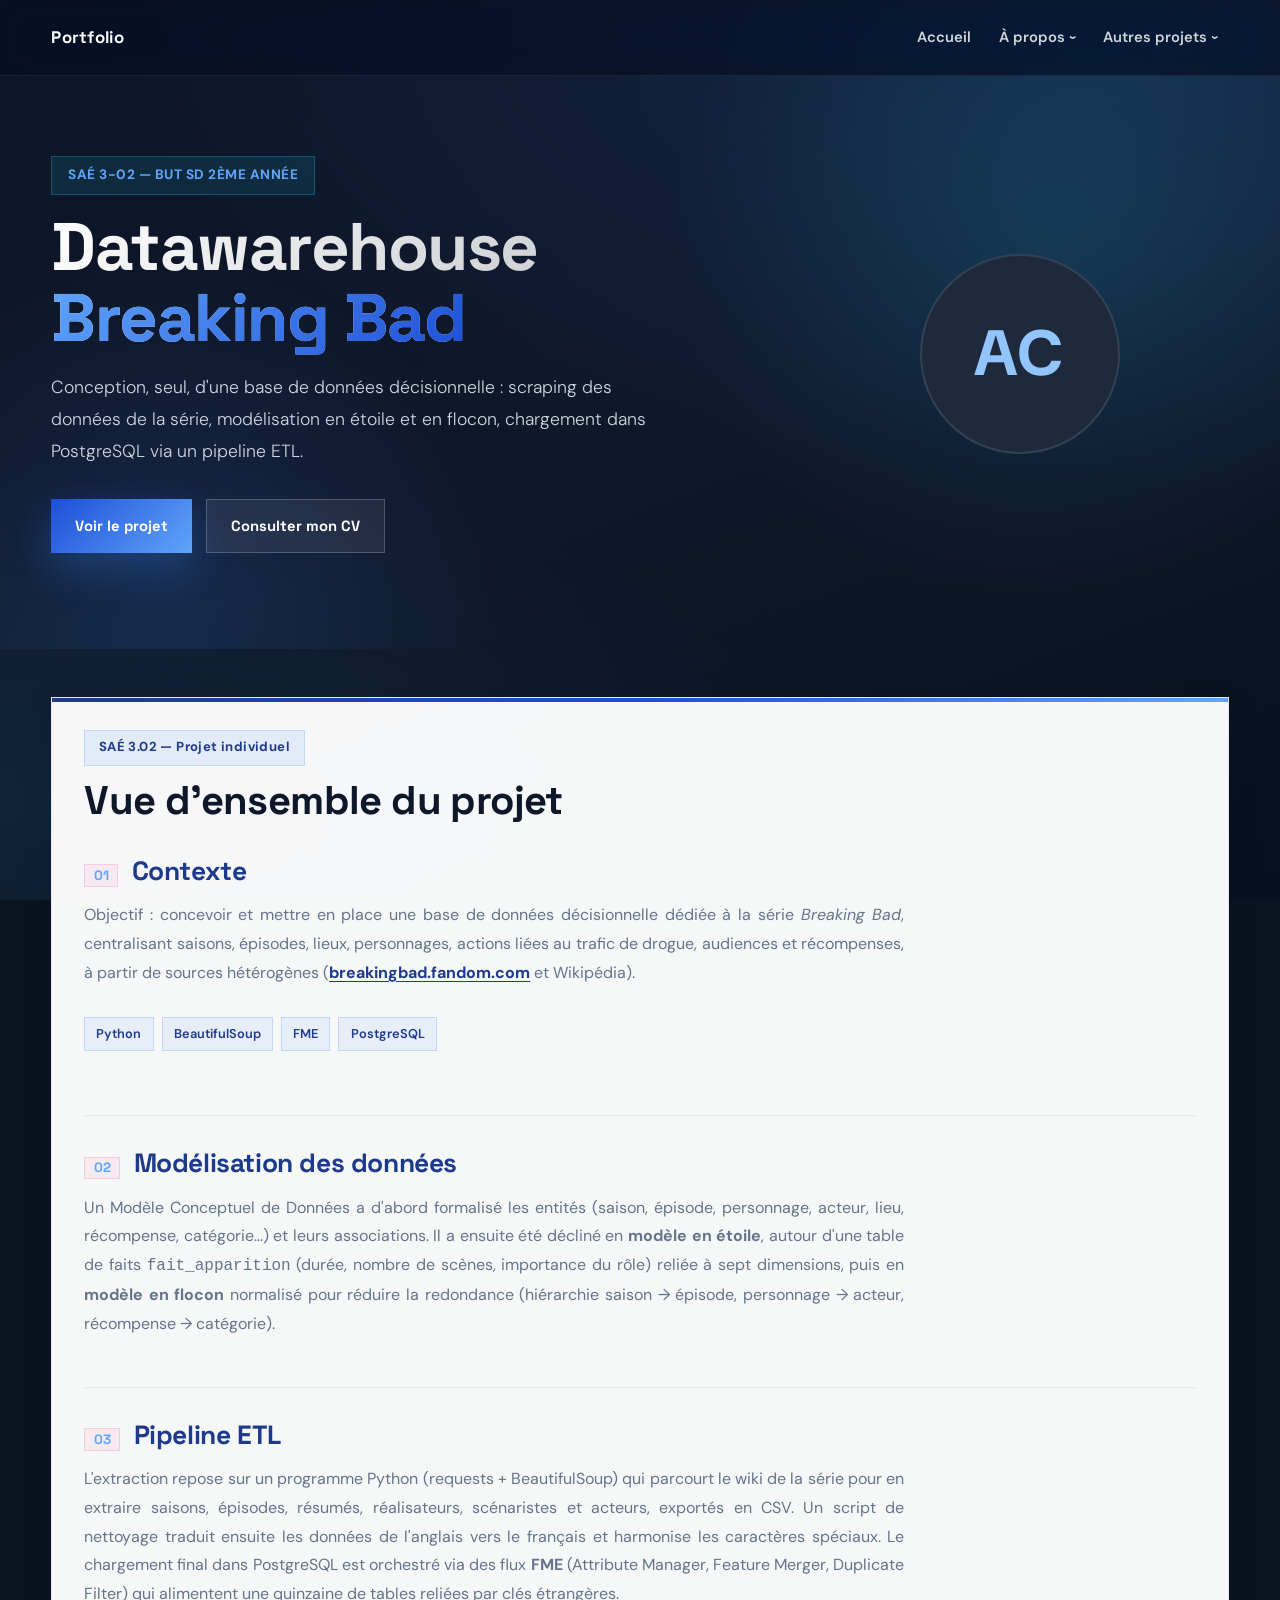
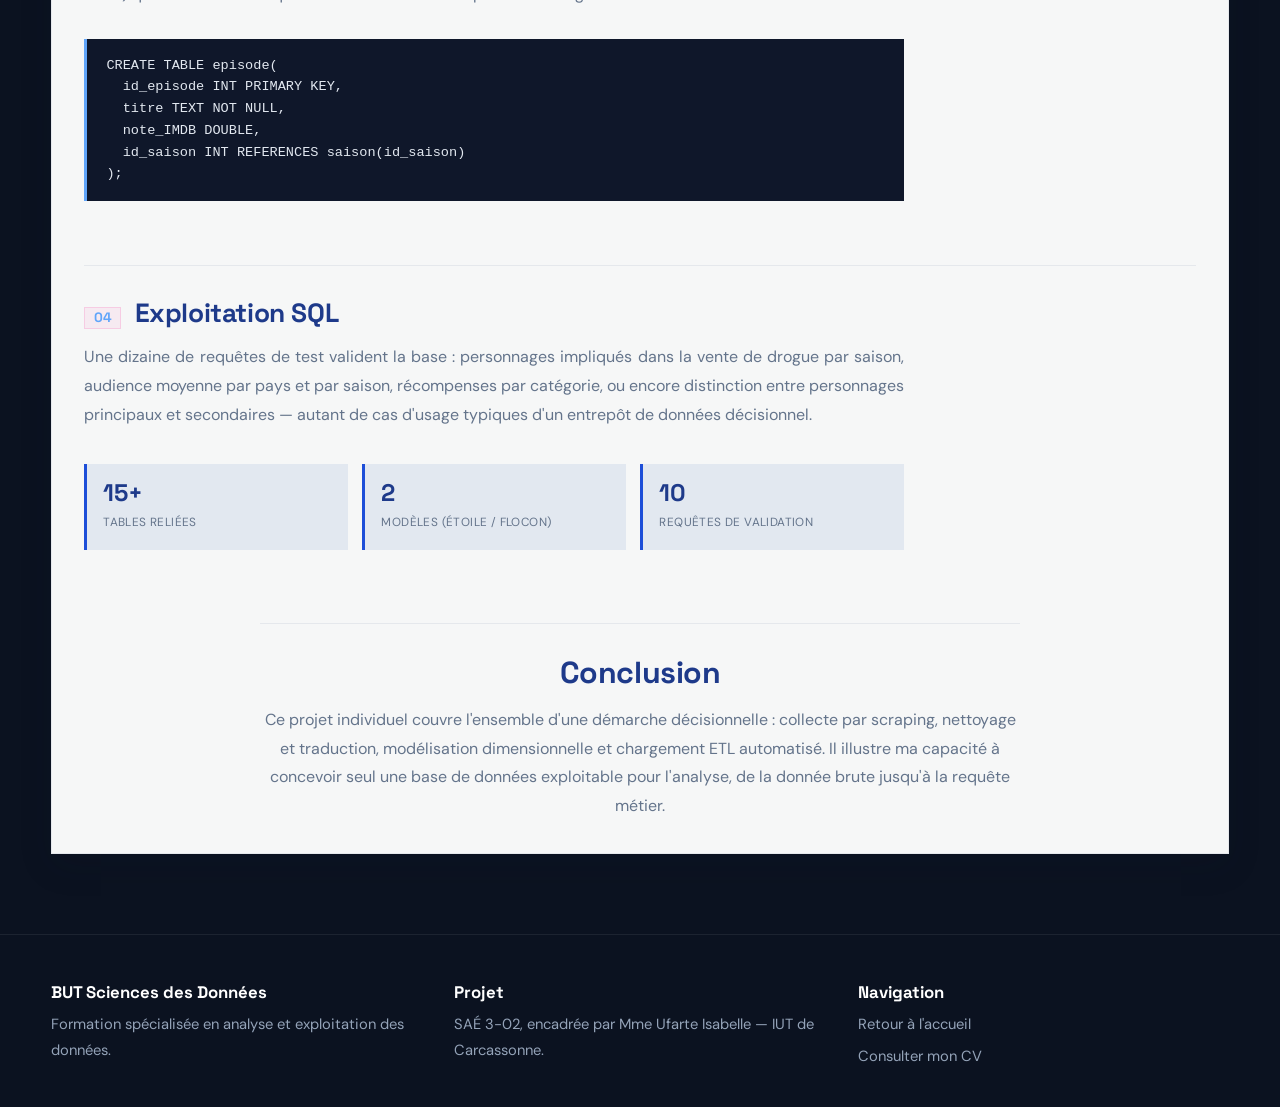
<file: html/breakingbad.html>
<!DOCTYPE html>
<html lang="fr">
<head>
    <meta charset="UTF-8">
    <meta name="viewport" content="width=device-width, initial-scale=1.0">
    <meta name="description" content="SAÉ 3-02 — Intégration de données dans un datawarehouse : conception d'une base décisionnelle dédiée à la série Breaking Bad (scraping Python, ETL FME, PostgreSQL).">
    <title>Portfolio | Datawarehouse Breaking Bad</title>
    <link rel="stylesheet" href="../css/but1.css">
</head>
<body>

    <header class="hero" role="banner">
        <nav class="navbar" aria-label="Navigation principale">
            <div class="nav-container">
                <a class="logo" href="../index.html">Portfolio</a>

                <ul class="menu">
                    <li><a href="../index.html">Accueil</a></li>

                    <li class="submenu">
                        <a href="../index.html#apropos" aria-haspopup="true">À propos</a>
                        <ul class="dropdown">
                            <li><a href="../html/interet.html">Centres d'intérêt</a></li>
                            <li><a href="../html/cv.html">Mon CV</a></li>
                        </ul>
                    </li>

                    <li class="submenu">
                        <a href="../index.html#projets" aria-haspopup="true">Autres projets</a>
                        <ul class="dropdown">
                            <li><a href="../index.html#projet-scoring">Scoring crédit (BUT3)</a></li>
                            <li><a href="../index.html#projet-ligue1">Ligue 1 ivoirienne (BUT3)</a></li>
                            <li><a href="../html/but1.html">Starlink</a></li>
                            <li><a href="../html/but2.html">Station Météo</a></li>
                            <li><a href="../html/stage.html">Stage Power BI</a></li>
                            <li><a href="../html/diabete.html">Prédiction du diabète</a></li>
                            <li><a href="../html/miel.html">Sensométrie des miels</a></li>
                        </ul>
                    </li>
                </ul>
            </div>
        </nav>

        <div class="header-container">
            <div class="header-text">
                <p class="eyebrow">SAÉ 3-02 — BUT SD 2ème année</p>

                <h1 class="hero-title">Datawarehouse <span class="text-accent">Breaking Bad</span></h1>

                <p class="tagline">
                    Conception, seul, d'une base de données décisionnelle : scraping des données de la série,
                    modélisation en étoile et en flocon, chargement dans PostgreSQL via un pipeline ETL.
                </p>
                <div class="hero-actions">
                    <a class="btn btn-primary" href="#projet-bb">Voir le projet</a>
                    <a class="btn btn-secondary" href="../html/cv.html">Consulter mon CV</a>
                </div>
            </div>

            <div class="header-image">
                <div class="avatar" role="img" aria-label="Initiales d'Aboubakar Coulibaly">AC</div>
            </div>
        </div>
    </header>

    <main class="main-content">
        <article class="project-card" id="projet-bb">

            <div class="project-header">
                <span class="project-badge">SAÉ 3.02 — Projet individuel</span>
                <h2>Vue d'ensemble du projet</h2>
            </div>

            <!-- CONTEXTE -->
            <section class="project-row text-only" id="contexte">
                <div class="project-content">
                    <h3>Contexte</h3>
                    <p>
                        Objectif : concevoir et mettre en place une base de données décisionnelle dédiée à la
                        série <em>Breaking Bad</em>, centralisant saisons, épisodes, lieux, personnages,
                        actions liées au trafic de drogue, audiences et récompenses, à partir de sources
                        hétérogènes (<a href="https://breakingbad.fandom.com" target="_blank" rel="noopener noreferrer">breakingbad.fandom.com</a>
                        et Wikipédia).
                    </p>
                    <ul class="tag-list">
                        <li>Python</li>
                        <li>BeautifulSoup</li>
                        <li>FME</li>
                        <li>PostgreSQL</li>
                    </ul>
                </div>
            </section>

            <!-- MODELISATION -->
            <section class="project-row text-only reverse" id="modelisation">
                <div class="project-content">
                    <h3>Modélisation des données</h3>
                    <p>
                        Un Modèle Conceptuel de Données a d'abord formalisé les entités (saison, épisode,
                        personnage, acteur, lieu, récompense, catégorie...) et leurs associations. Il a
                        ensuite été décliné en <strong>modèle en étoile</strong>, autour d'une table de faits
                        <code>fait_apparition</code> (durée, nombre de scènes, importance du rôle) reliée à
                        sept dimensions, puis en <strong>modèle en flocon</strong> normalisé pour réduire la
                        redondance (hiérarchie saison → épisode, personnage → acteur, récompense →
                        catégorie).
                    </p>
                </div>
            </section>

            <!-- ETL -->
            <section class="project-row text-only" id="etl">
                <div class="project-content">
                    <h3>Pipeline ETL</h3>
                    <p>
                        L'extraction repose sur un programme Python (requests + BeautifulSoup) qui parcourt
                        le wiki de la série pour en extraire saisons, épisodes, résumés, réalisateurs,
                        scénaristes et acteurs, exportés en CSV. Un script de nettoyage traduit ensuite les
                        données de l'anglais vers le français et harmonise les caractères spéciaux. Le
                        chargement final dans PostgreSQL est orchestré via des flux <strong>FME</strong>
                        (Attribute Manager, Feature Merger, Duplicate Filter) qui alimentent une quinzaine de
                        tables reliées par clés étrangères.
                    </p>
                    <div class="code-block">CREATE TABLE episode(<br>&nbsp;&nbsp;id_episode INT PRIMARY KEY,<br>&nbsp;&nbsp;titre TEXT NOT NULL,<br>&nbsp;&nbsp;note_IMDB DOUBLE,<br>&nbsp;&nbsp;id_saison INT REFERENCES saison(id_saison)<br>);</div>
                </div>
            </section>

            <!-- REQUETES -->
            <section class="project-row text-only reverse" id="requetes">
                <div class="project-content">
                    <h3>Exploitation SQL</h3>
                    <p>
                        Une dizaine de requêtes de test valident la base : personnages impliqués dans la
                        vente de drogue par saison, audience moyenne par pays et par saison, récompenses par
                        catégorie, ou encore distinction entre personnages principaux et secondaires — autant
                        de cas d'usage typiques d'un entrepôt de données décisionnel.
                    </p>
                    <div class="stat-grid">
                        <div class="stat-tile">
                            <span class="stat-value">15+</span>
                            <span class="stat-label">Tables reliées</span>
                        </div>
                        <div class="stat-tile">
                            <span class="stat-value">2</span>
                            <span class="stat-label">Modèles (étoile / flocon)</span>
                        </div>
                        <div class="stat-tile">
                            <span class="stat-value">10</span>
                            <span class="stat-label">Requêtes de validation</span>
                        </div>
                    </div>
                </div>
            </section>

            <!-- CONCLUSION -->
            <section class="project-row text-only conclusion" id="conclusion">
                <div class="project-content">
                    <h3>Conclusion</h3>
                    <p>
                        Ce projet individuel couvre l'ensemble d'une démarche décisionnelle : collecte par
                        scraping, nettoyage et traduction, modélisation dimensionnelle et chargement ETL
                        automatisé. Il illustre ma capacité à concevoir seul une base de données exploitable
                        pour l'analyse, de la donnée brute jusqu'à la requête métier.
                    </p>
                </div>
            </section>

        </article>
    </main>

    <footer class="site-footer">
        <div class="footer-container">
            <div class="footer-section">
                <h3>BUT Sciences des Données</h3>
                <p>Formation spécialisée en analyse et exploitation des données.</p>
            </div>

            <div class="footer-section">
                <h3>Projet</h3>
                <p>SAÉ 3-02, encadrée par Mme Ufarte Isabelle — IUT de Carcassonne.</p>
            </div>

            <div class="footer-section">
                <h3>Navigation</h3>
                <p><a href="../index.html">Retour à l'accueil</a></p>
                <p><a href="../html/cv.html">Consulter mon CV</a></p>
            </div>
        </div>
    </footer>

</body>
</html>
</file>
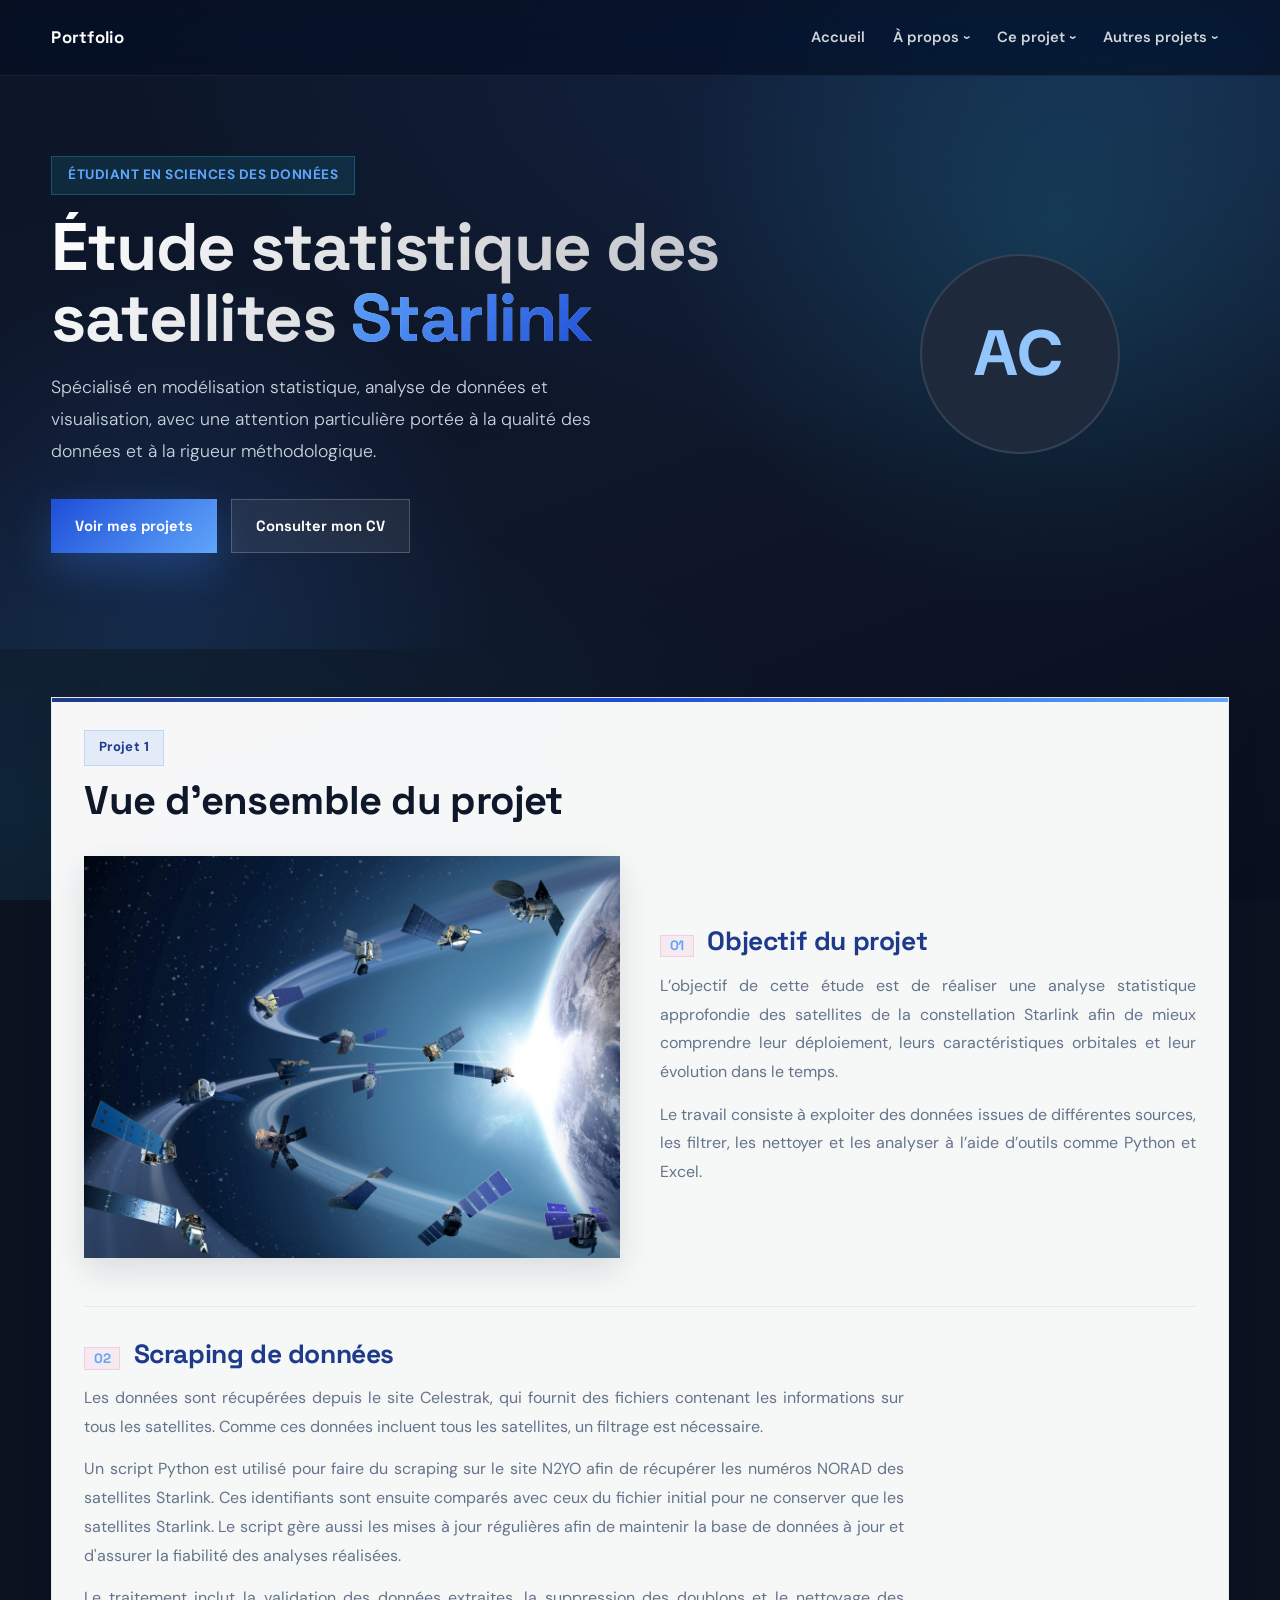
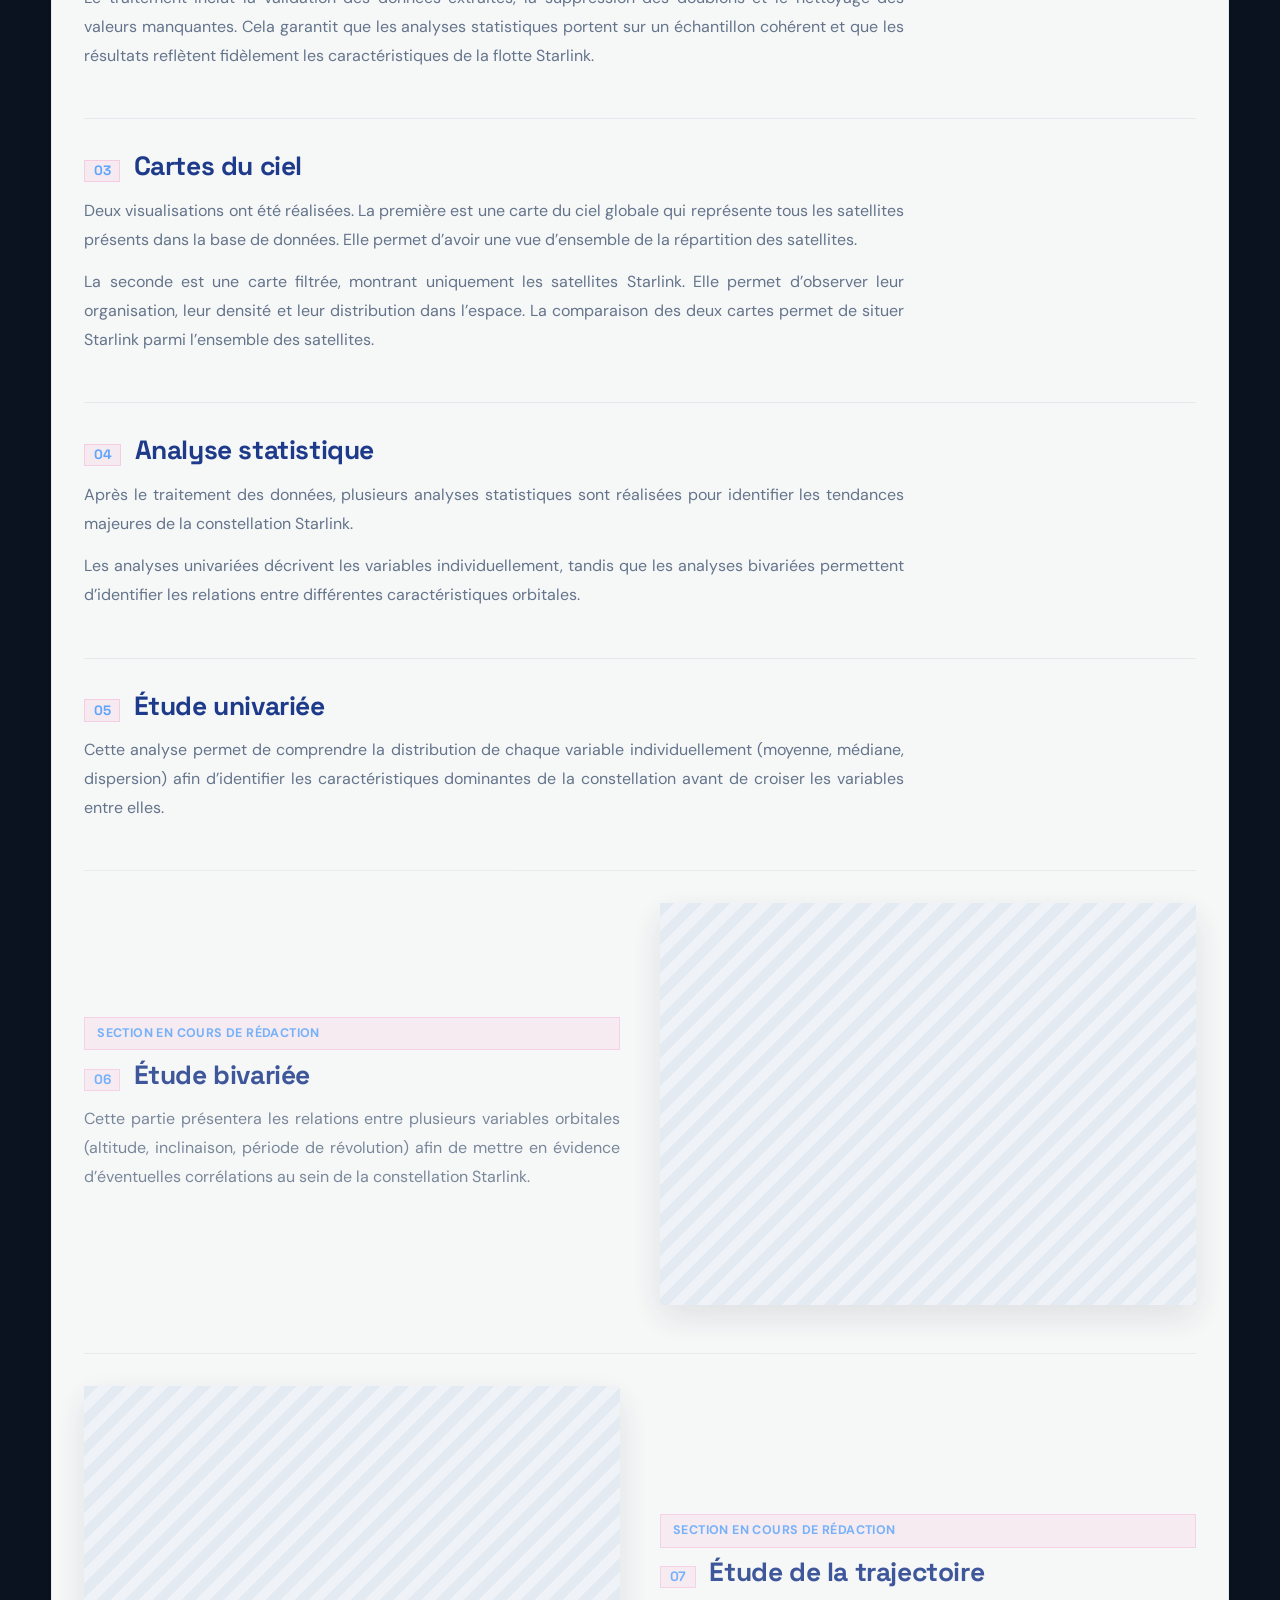
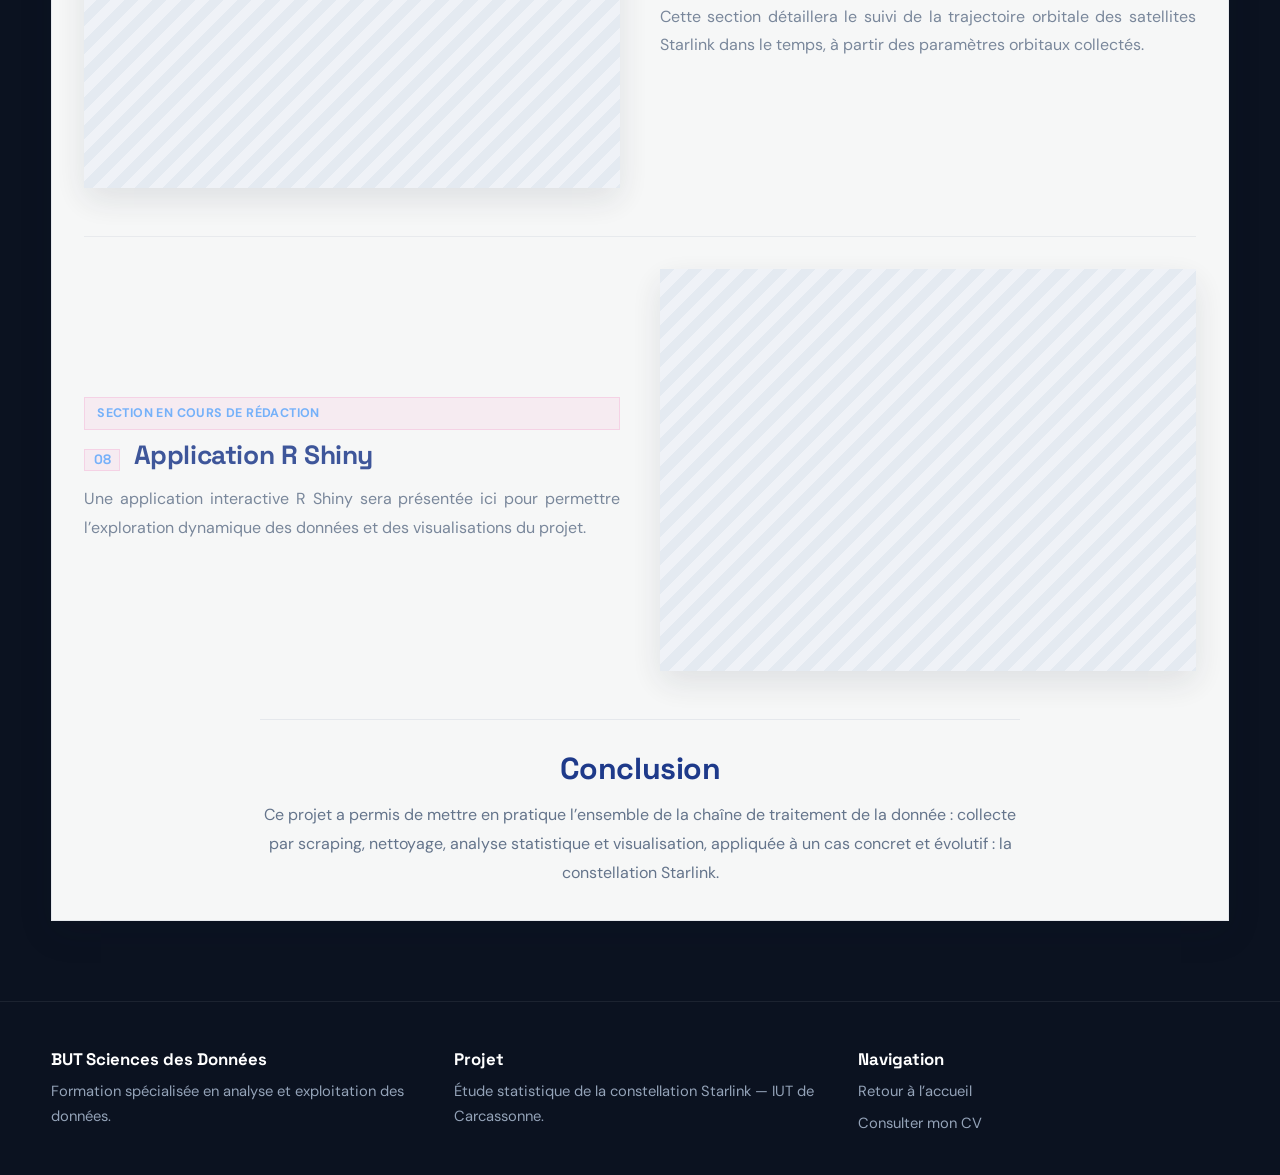
<file: html/but1.html>
<!DOCTYPE html>
<html lang="fr">
<head>
    <meta charset="UTF-8">
    <meta name="viewport" content="width=device-width, initial-scale=1.0">
    <meta name="description" content="Portfolio d'un étudiant en Sciences des Données spécialisé en modélisation statistique. Présentation de projets en analyse de données, scraping et traitement statistique.">
    <title>Portfolio | Projet Starlink</title>
    <link rel="stylesheet" href="../css/but1.css">
</head>
<body>

    <header class="hero" role="banner">
        <nav class="navbar" aria-label="Navigation principale">
            <div class="nav-container">
                <a class="logo" href="../index.html">Portfolio</a>

                <ul class="menu">
                    <li><a href="../index.html">Accueil</a></li>

                    <li class="submenu">
                        <a href="../index.html#apropos" aria-haspopup="true">À propos</a>
                        <ul class="dropdown">
                            <li><a href="../html/interet.html">Centres d’intérêt</a></li>
                            <li><a href="../html/cv.html">Mon CV</a></li>
                        </ul>
                    </li>

                    <li class="submenu">
                        <a href="#projet-starlink" aria-haspopup="true">Ce projet</a>
                        <ul class="dropdown">
                            <li><a href="#objectif">Objectif du projet</a></li>
                            <li><a href="#scraping">Scraping de données</a></li>
                            <li><a href="#cartes-du-ciel">Cartes du ciel</a></li>
                            <li><a href="#analyse-statistique">Analyse statistique</a></li>
                            <li><a href="#etude-univariee">Étude univariée</a></li>
                            <li><a href="#etude-bivariee">Étude bivariée</a></li>
                            <li><a href="#etude-trajectoire">Étude de la trajectoire</a></li>
                            <li><a href="#application-r-shiny">Application R Shiny</a></li>
                            <li><a href="#conclusion">Conclusion</a></li>
                        </ul>
                    </li>

                    <li class="submenu">
                        <a href="../index.html#projets" aria-haspopup="true">Autres projets</a>
                        <ul class="dropdown">
                            <li><a href="../index.html#projet-scoring">Scoring crédit (BUT3)</a></li>
                            <li><a href="../index.html#projet-ligue1">Ligue 1 ivoirienne (BUT3)</a></li>
                            <li><a href="../html/but2.html">Station Météo</a></li>
                            <li><a href="../html/stage.html">Stage Power BI</a></li>
                            <li><a href="../html/diabete.html">Prédiction du diabète</a></li>
                            <li><a href="../html/breakingbad.html">Datawarehouse Breaking Bad</a></li>
                            <li><a href="../html/miel.html">Sensométrie des miels</a></li>
                        </ul>
                    </li>
                </ul>
            </div>
        </nav>

        <div class="header-container">
            <div class="header-text">
                <p class="eyebrow">Étudiant en Sciences des Données</p>

                <h1 class="hero-title">Étude statistique des satellites <span class="text-accent">Starlink</span></h1>

                <p class="tagline">
                    Spécialisé en modélisation statistique, analyse de données et visualisation,
                    avec une attention particulière portée à la qualité des données et à la rigueur méthodologique.
                </p>
                <div class="hero-actions">
                    <a class="btn btn-primary" href="#projet-starlink">Voir mes projets</a>
                    <a class="btn btn-secondary" href="../html/cv.html">Consulter mon CV</a>
                </div>
            </div>

            <div class="header-image">
                <div class="avatar" role="img" aria-label="Initiales d'Aboubakar Coulibaly">AC</div>
            </div>
        </div>
    </header>

    <main class="main-content">
        <article class="project-card" id="projet-starlink">

            <div class="project-header">
                <span class="project-badge">Projet 1</span>
                <h2>Vue d’ensemble du projet</h2>
            </div>

            <!-- OBJECTIF -->
            <section class="project-row" id="objectif">
                <div class="project-image">
                    <img src="../image/EarthSat_HD_lrg.jpg" alt="satellites autour de la Terre">
                </div>

                <div class="project-content">
                    <h3>Objectif du projet</h3>
                    <p>
                        L’objectif de cette étude est de réaliser une analyse statistique approfondie
                        des satellites de la constellation Starlink afin de mieux comprendre leur
                        déploiement, leurs caractéristiques orbitales et leur évolution dans le temps.
                    </p>
                    <p>
                        Le travail consiste à exploiter des données issues de différentes sources,
                        les filtrer, les nettoyer et les analyser à l’aide d’outils comme Python et Excel.
                    </p>
                </div>
            </section>

            <!-- SCRAPING -->
            <section class="project-row reverse text-only" id="scraping">
                <div class="project-content">
                    <h3>Scraping de données</h3>
                    <p>
                        Les données sont récupérées depuis le site Celestrak, qui fournit des fichiers
                        contenant les informations sur tous les satellites. Comme ces données incluent
                        tous les satellites, un filtrage est nécessaire.
                    </p>
                    <p>
                        Un script Python est utilisé pour faire du scraping sur le site N2YO afin de
                        récupérer les numéros NORAD des satellites Starlink. Ces identifiants sont ensuite
                        comparés avec ceux du fichier initial pour ne conserver que les satellites Starlink.
                        Le script gère aussi les mises à jour régulières afin de maintenir la base de données
                        à jour et d'assurer la fiabilité des analyses réalisées.
                    </p>
                    <p>
                        Le traitement inclut la validation des données extraites, la suppression des doublons
                        et le nettoyage des valeurs manquantes. Cela garantit que les analyses statistiques
                        portent sur un échantillon cohérent et que les résultats reflètent fidèlement
                        les caractéristiques de la flotte Starlink.
                    </p>
                </div>
            </section>

            <!-- CARTES DU CIEL -->
            <section class="project-row sky-section text-only" id="cartes-du-ciel">
                <div class="project-content">
                    <h3>Cartes du ciel</h3>
                    <p>
                        Deux visualisations ont été réalisées. La première est une carte du ciel globale
                        qui représente tous les satellites présents dans la base de données. Elle permet
                        d’avoir une vue d’ensemble de la répartition des satellites.
                    </p>
                    <p>
                        La seconde est une carte filtrée, montrant uniquement les satellites Starlink.
                        Elle permet d’observer leur organisation, leur densité et leur distribution
                        dans l’espace. La comparaison des deux cartes permet de situer Starlink parmi
                        l’ensemble des satellites.
                    </p>
                </div>
            </section>

            <!-- ANALYSE STATISTIQUE (vue d'ensemble) -->
            <section class="project-row text-only reverse" id="analyse-statistique">
                <div class="project-content">
                    <h3>Analyse statistique</h3>
                    <p>
                        Après le traitement des données, plusieurs analyses statistiques sont réalisées
                        pour identifier les tendances majeures de la constellation Starlink.
                    </p>
                    <p>
                        Les analyses univariées décrivent les variables individuellement, tandis que
                        les analyses bivariées permettent d’identifier les relations entre différentes
                        caractéristiques orbitales.
                    </p>
                </div>
            </section>

            <!-- ETUDE UNIVARIEE -->
            <section class="project-row text-only" id="etude-univariee">
                <div class="project-content">
                    <h3>Étude univariée</h3>
                    <p>
                        Cette analyse permet de comprendre la distribution de chaque variable individuellement
                        (moyenne, médiane, dispersion) afin d’identifier les caractéristiques dominantes
                        de la constellation avant de croiser les variables entre elles.
                    </p>
                </div>
            </section>

            <!-- ETUDE BIVARIEE — à compléter -->
            <section class="project-row reverse placeholder" id="etude-bivariee">
                <div class="project-image placeholder-image" aria-hidden="true"></div>

                <div class="project-content">
                    <span class="coming-soon">Section en cours de rédaction</span>
                    <h3>Étude bivariée</h3>
                    <p>
                        Cette partie présentera les relations entre plusieurs variables orbitales
                        (altitude, inclinaison, période de révolution) afin de mettre en évidence
                        d’éventuelles corrélations au sein de la constellation Starlink.
                    </p>
                </div>
            </section>

            <!-- ETUDE DE LA TRAJECTOIRE — à compléter -->
            <section class="project-row placeholder" id="etude-trajectoire">
                <div class="project-image placeholder-image" aria-hidden="true"></div>

                <div class="project-content">
                    <span class="coming-soon">Section en cours de rédaction</span>
                    <h3>Étude de la trajectoire</h3>
                    <p>
                        Cette section détaillera le suivi de la trajectoire orbitale des satellites
                        Starlink dans le temps, à partir des paramètres orbitaux collectés.
                    </p>
                </div>
            </section>

            <!-- APPLICATION R SHINY — à compléter -->
            <section class="project-row reverse placeholder" id="application-r-shiny">
                <div class="project-image placeholder-image" aria-hidden="true"></div>

                <div class="project-content">
                    <span class="coming-soon">Section en cours de rédaction</span>
                    <h3>Application R Shiny</h3>
                    <p>
                        Une application interactive R Shiny sera présentée ici pour permettre
                        l’exploration dynamique des données et des visualisations du projet.
                    </p>
                </div>
            </section>

            <!-- CONCLUSION -->
            <section class="project-row text-only conclusion" id="conclusion">
                <div class="project-content">
                    <h3>Conclusion</h3>
                    <p>
                        Ce projet a permis de mettre en pratique l’ensemble de la chaîne de traitement
                        de la donnée : collecte par scraping, nettoyage, analyse statistique et
                        visualisation, appliquée à un cas concret et évolutif : la constellation Starlink.
                    </p>
                </div>
            </section>

        </article>
    </main>

    <footer class="site-footer">
        <div class="footer-container">
            <div class="footer-section">
                <h3>BUT Sciences des Données</h3>
                <p>Formation spécialisée en analyse et exploitation des données.</p>
            </div>

            <div class="footer-section">
                <h3>Projet</h3>
                <p>Étude statistique de la constellation Starlink — IUT de Carcassonne.</p>
            </div>

            <div class="footer-section">
                <h3>Navigation</h3>
                <p><a href="../index.html">Retour à l’accueil</a></p>
                <p><a href="../html/cv.html">Consulter mon CV</a></p>
            </div>
        </div>
    </footer>

</body>
</html>
</file>
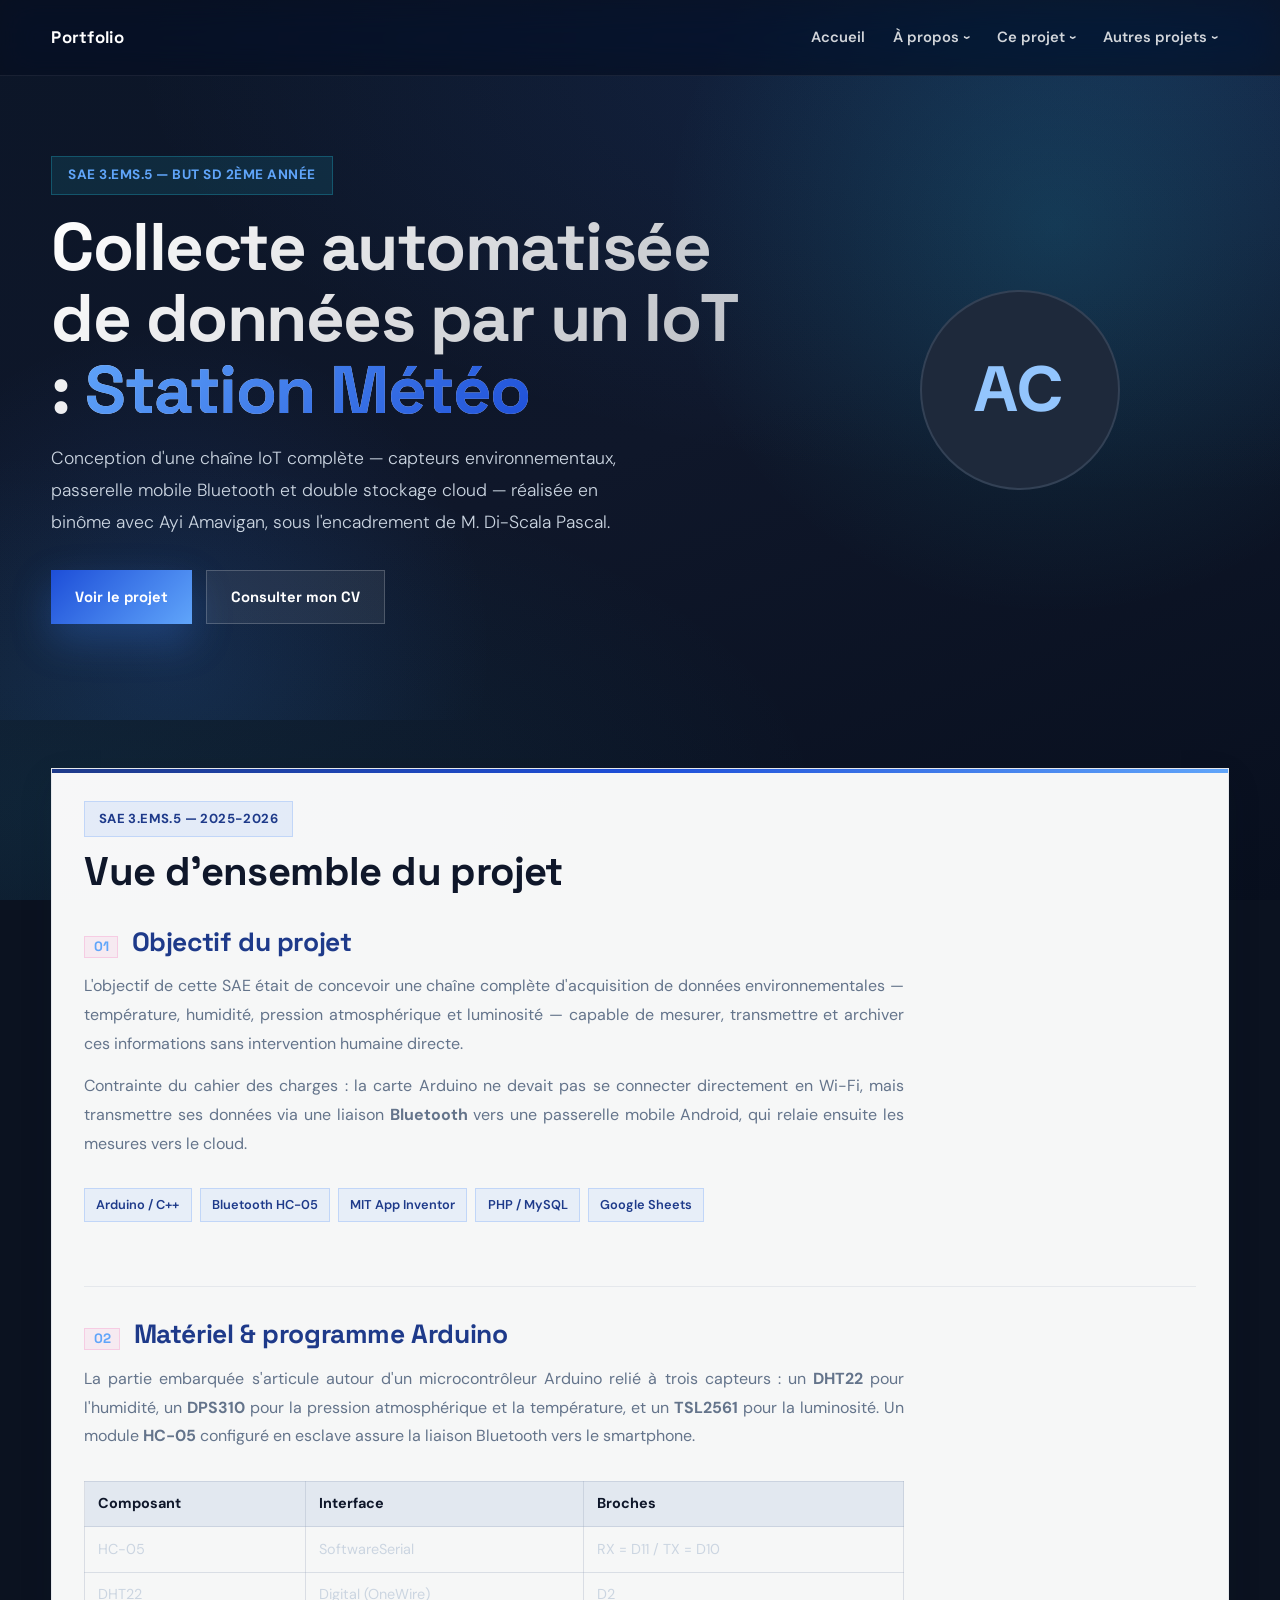
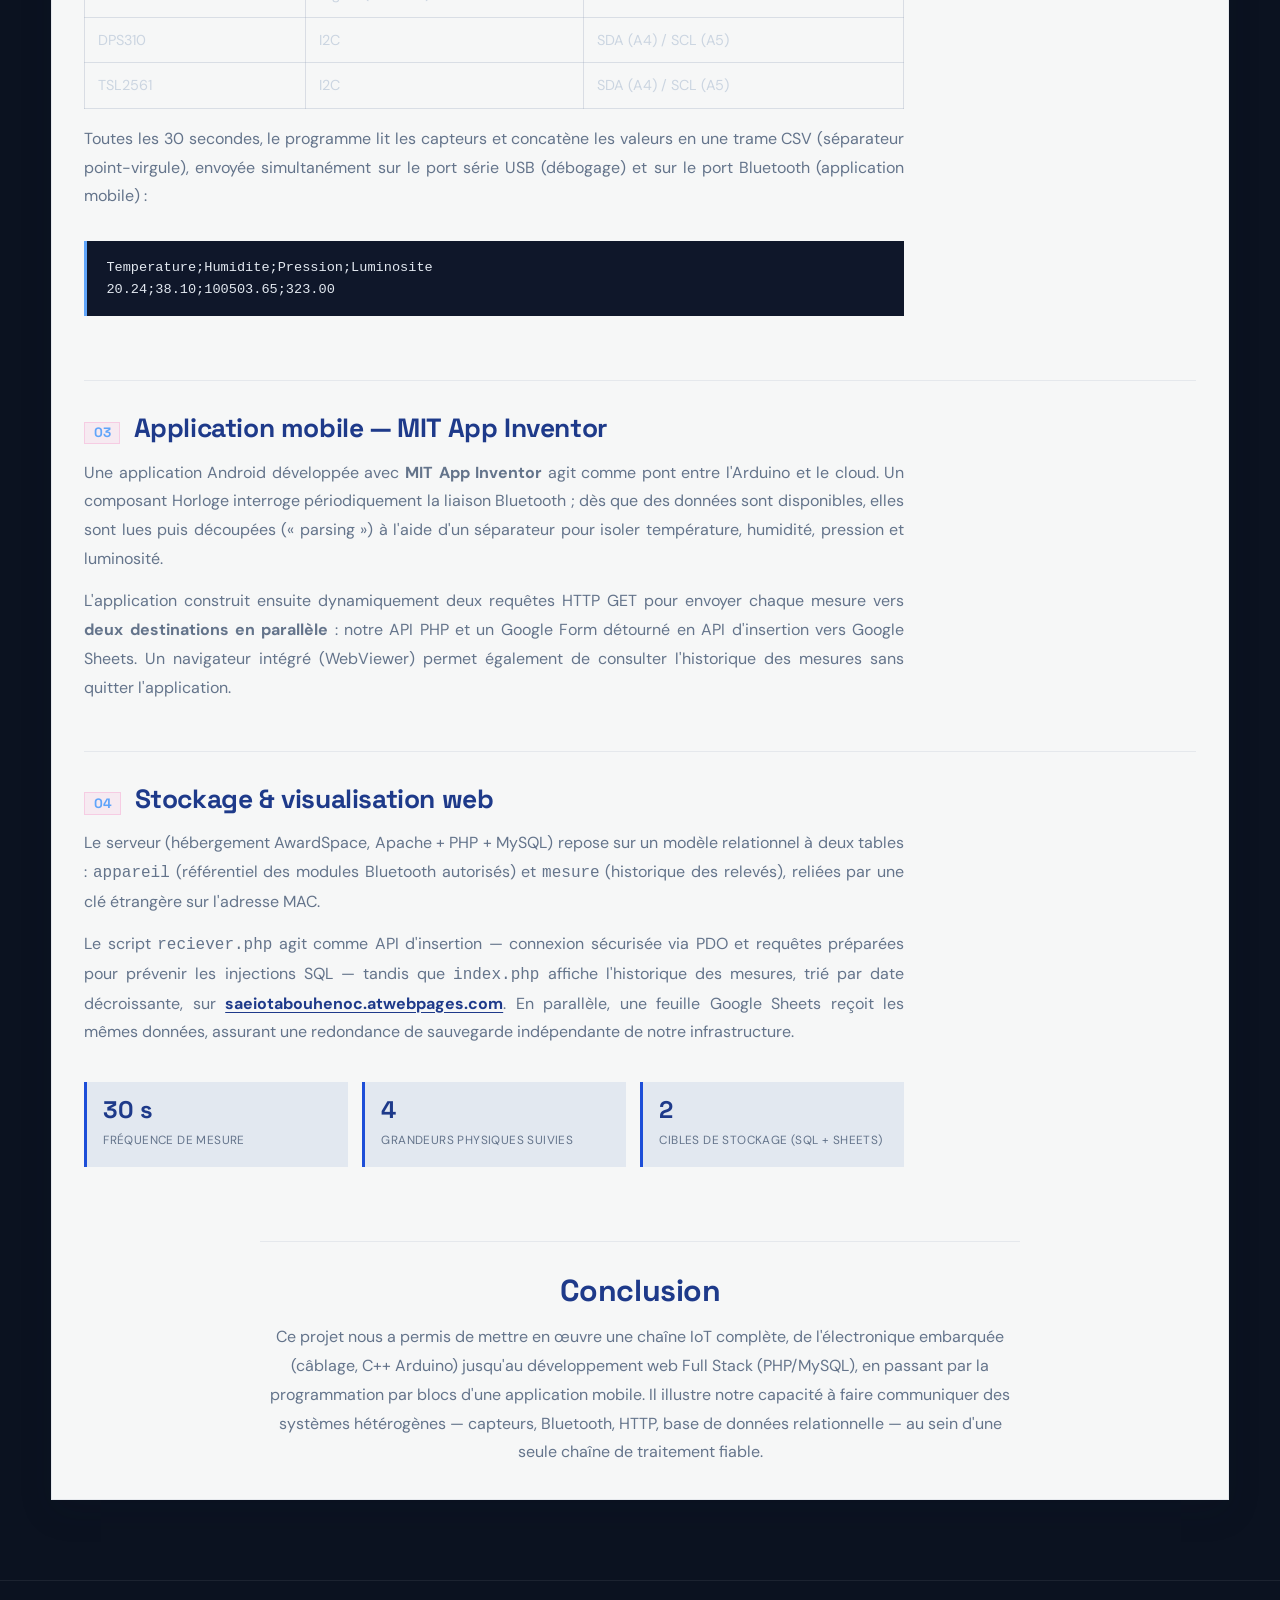
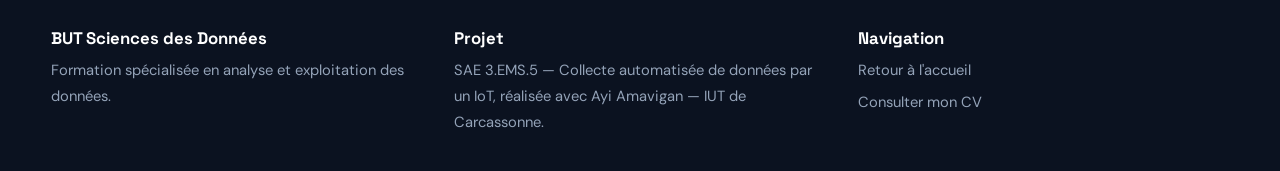
<file: html/but2.html>
<!DOCTYPE html>
<html lang="fr">
<head>
    <meta charset="UTF-8">
    <meta name="viewport" content="width=device-width, initial-scale=1.0">
    <meta name="description" content="SAE 3.EMS.5 — Collecte automatisée de données par un IoT : conception d'une station météo connectée (Arduino, Bluetooth, application mobile, base de données MySQL, Google Sheets).">
    <title>Portfolio | Station Météo IoT</title>
    <link rel="stylesheet" href="../css/but1.css">
</head>
<body>

    <header class="hero" role="banner">
        <nav class="navbar" aria-label="Navigation principale">
            <div class="nav-container">
                <a class="logo" href="../index.html">Portfolio</a>

                <ul class="menu">
                    <li><a href="../index.html">Accueil</a></li>

                    <li class="submenu">
                        <a href="../index.html#apropos" aria-haspopup="true">À propos</a>
                        <ul class="dropdown">
                            <li><a href="../html/interet.html">Centres d'intérêt</a></li>
                            <li><a href="../html/cv.html">Mon CV</a></li>
                        </ul>
                    </li>

                    <li class="submenu">
                        <a href="#projet-meteo" aria-haspopup="true">Ce projet</a>
                        <ul class="dropdown">
                            <li><a href="#materiel">Matériel &amp; Arduino</a></li>
                            <li><a href="#application-mobile">Application mobile</a></li>
                            <li><a href="#backend">Stockage &amp; Web</a></li>
                            <li><a href="#conclusion">Conclusion</a></li>
                        </ul>
                    </li>

                    <li class="submenu">
                        <a href="../index.html#projets" aria-haspopup="true">Autres projets</a>
                        <ul class="dropdown">
                            <li><a href="../index.html#projet-scoring">Scoring crédit (BUT3)</a></li>
                            <li><a href="../index.html#projet-ligue1">Ligue 1 ivoirienne (BUT3)</a></li>
                            <li><a href="../html/but1.html">Starlink</a></li>
                            <li><a href="../html/stage.html">Stage Power BI</a></li>
                            <li><a href="../html/diabete.html">Prédiction du diabète</a></li>
                            <li><a href="../html/breakingbad.html">Datawarehouse Breaking Bad</a></li>
                            <li><a href="../html/miel.html">Sensométrie des miels</a></li>
                        </ul>
                    </li>
                </ul>
            </div>
        </nav>

        <div class="header-container">
            <div class="header-text">
                <p class="eyebrow">SAE 3.EMS.5 — BUT SD 2ème année</p>

                <h1 class="hero-title">Collecte automatisée de données par un IoT : <span class="text-accent">Station Météo</span></h1>

                <p class="tagline">
                    Conception d'une chaîne IoT complète — capteurs environnementaux, passerelle mobile Bluetooth
                    et double stockage cloud — réalisée en binôme avec Ayi Amavigan, sous l'encadrement de M. Di-Scala Pascal.
                </p>
                <div class="hero-actions">
                    <a class="btn btn-primary" href="#projet-meteo">Voir le projet</a>
                    <a class="btn btn-secondary" href="../html/cv.html">Consulter mon CV</a>
                </div>
            </div>

            <div class="header-image">
                <div class="avatar" role="img" aria-label="Initiales d'Aboubakar Coulibaly">AC</div>
            </div>
        </div>
    </header>

    <main class="main-content">
        <article class="project-card" id="projet-meteo">

            <div class="project-header">
                <span class="project-badge">SAE 3.EMS.5 — 2025-2026</span>
                <h2>Vue d'ensemble du projet</h2>
            </div>

            <!-- OBJECTIF -->
            <section class="project-row text-only" id="objectif">
                <div class="project-content">
                    <h3>Objectif du projet</h3>
                    <p>
                        L'objectif de cette SAE était de concevoir une chaîne complète d'acquisition de données
                        environnementales — température, humidité, pression atmosphérique et luminosité — capable
                        de mesurer, transmettre et archiver ces informations sans intervention humaine directe.
                    </p>
                    <p>
                        Contrainte du cahier des charges : la carte Arduino ne devait pas se connecter directement
                        en Wi-Fi, mais transmettre ses données via une liaison <strong>Bluetooth</strong> vers une
                        passerelle mobile Android, qui relaie ensuite les mesures vers le cloud.
                    </p>
                    <ul class="tag-list">
                        <li>Arduino / C++</li>
                        <li>Bluetooth HC-05</li>
                        <li>MIT App Inventor</li>
                        <li>PHP / MySQL</li>
                        <li>Google Sheets</li>
                    </ul>
                </div>
            </section>

            <!-- MATERIEL -->
            <section class="project-row text-only reverse" id="materiel">
                <div class="project-content">
                    <h3>Matériel &amp; programme Arduino</h3>
                    <p>
                        La partie embarquée s'articule autour d'un microcontrôleur Arduino relié à trois capteurs :
                        un <strong>DHT22</strong> pour l'humidité, un <strong>DPS310</strong> pour la pression
                        atmosphérique et la température, et un <strong>TSL2561</strong> pour la luminosité. Un module
                        <strong>HC-05</strong> configuré en esclave assure la liaison Bluetooth vers le smartphone.
                    </p>
                    <table class="data-table">
                        <thead>
                            <tr><th>Composant</th><th>Interface</th><th>Broches</th></tr>
                        </thead>
                        <tbody>
                            <tr><td>HC-05</td><td>SoftwareSerial</td><td>RX = D11 / TX = D10</td></tr>
                            <tr><td>DHT22</td><td>Digital (OneWire)</td><td>D2</td></tr>
                            <tr><td>DPS310</td><td>I2C</td><td>SDA (A4) / SCL (A5)</td></tr>
                            <tr><td>TSL2561</td><td>I2C</td><td>SDA (A4) / SCL (A5)</td></tr>
                        </tbody>
                    </table>
                    <p>
                        Toutes les 30 secondes, le programme lit les capteurs et concatène les valeurs en une trame
                        CSV (séparateur point-virgule), envoyée simultanément sur le port série USB (débogage) et
                        sur le port Bluetooth (application mobile) :
                    </p>
                    <div class="code-block">Temperature;Humidite;Pression;Luminosite<br>20.24;38.10;100503.65;323.00</div>
                </div>
            </section>

            <!-- APPLICATION MOBILE -->
            <section class="project-row text-only" id="application-mobile">
                <div class="project-content">
                    <h3>Application mobile — MIT App Inventor</h3>
                    <p>
                        Une application Android développée avec <strong>MIT App Inventor</strong> agit comme pont
                        entre l'Arduino et le cloud. Un composant Horloge interroge périodiquement la liaison
                        Bluetooth ; dès que des données sont disponibles, elles sont lues puis découpées
                        (« parsing ») à l'aide d'un séparateur pour isoler température, humidité, pression et luminosité.
                    </p>
                    <p>
                        L'application construit ensuite dynamiquement deux requêtes HTTP GET pour envoyer chaque
                        mesure vers <strong>deux destinations en parallèle</strong> : notre API PHP et un
                        Google Form détourné en API d'insertion vers Google Sheets. Un navigateur intégré
                        (WebViewer) permet également de consulter l'historique des mesures sans quitter l'application.
                    </p>
                </div>
            </section>

            <!-- BACKEND -->
            <section class="project-row text-only reverse" id="backend">
                <div class="project-content">
                    <h3>Stockage &amp; visualisation web</h3>
                    <p>
                        Le serveur (hébergement AwardSpace, Apache + PHP + MySQL) repose sur un modèle relationnel
                        à deux tables : <code>appareil</code> (référentiel des modules Bluetooth autorisés) et
                        <code>mesure</code> (historique des relevés), reliées par une clé étrangère sur l'adresse MAC.
                    </p>
                    <p>
                        Le script <code>reciever.php</code> agit comme API d'insertion — connexion sécurisée via
                        PDO et requêtes préparées pour prévenir les injections SQL — tandis que
                        <code>index.php</code> affiche l'historique des mesures, trié par date décroissante,
                        sur <a href="http://saeiotabouhenoc.atwebpages.com" target="_blank" rel="noopener noreferrer">saeiotabouhenoc.atwebpages.com</a>.
                        En parallèle, une feuille Google Sheets reçoit les mêmes données, assurant une redondance
                        de sauvegarde indépendante de notre infrastructure.
                    </p>
                    <div class="stat-grid">
                        <div class="stat-tile">
                            <span class="stat-value">30 s</span>
                            <span class="stat-label">Fréquence de mesure</span>
                        </div>
                        <div class="stat-tile">
                            <span class="stat-value">4</span>
                            <span class="stat-label">Grandeurs physiques suivies</span>
                        </div>
                        <div class="stat-tile">
                            <span class="stat-value">2</span>
                            <span class="stat-label">Cibles de stockage (SQL + Sheets)</span>
                        </div>
                    </div>
                </div>
            </section>

            <!-- CONCLUSION -->
            <section class="project-row text-only conclusion" id="conclusion">
                <div class="project-content">
                    <h3>Conclusion</h3>
                    <p>
                        Ce projet nous a permis de mettre en œuvre une chaîne IoT complète, de l'électronique
                        embarquée (câblage, C++ Arduino) jusqu'au développement web Full Stack (PHP/MySQL),
                        en passant par la programmation par blocs d'une application mobile. Il illustre notre
                        capacité à faire communiquer des systèmes hétérogènes — capteurs, Bluetooth, HTTP,
                        base de données relationnelle — au sein d'une seule chaîne de traitement fiable.
                    </p>
                </div>
            </section>

        </article>
    </main>

    <footer class="site-footer">
        <div class="footer-container">
            <div class="footer-section">
                <h3>BUT Sciences des Données</h3>
                <p>Formation spécialisée en analyse et exploitation des données.</p>
            </div>

            <div class="footer-section">
                <h3>Projet</h3>
                <p>SAE 3.EMS.5 — Collecte automatisée de données par un IoT, réalisée avec Ayi Amavigan — IUT de Carcassonne.</p>
            </div>

            <div class="footer-section">
                <h3>Navigation</h3>
                <p><a href="../index.html">Retour à l'accueil</a></p>
                <p><a href="../html/cv.html">Consulter mon CV</a></p>
            </div>
        </div>
    </footer>

</body>
</html>
</file>
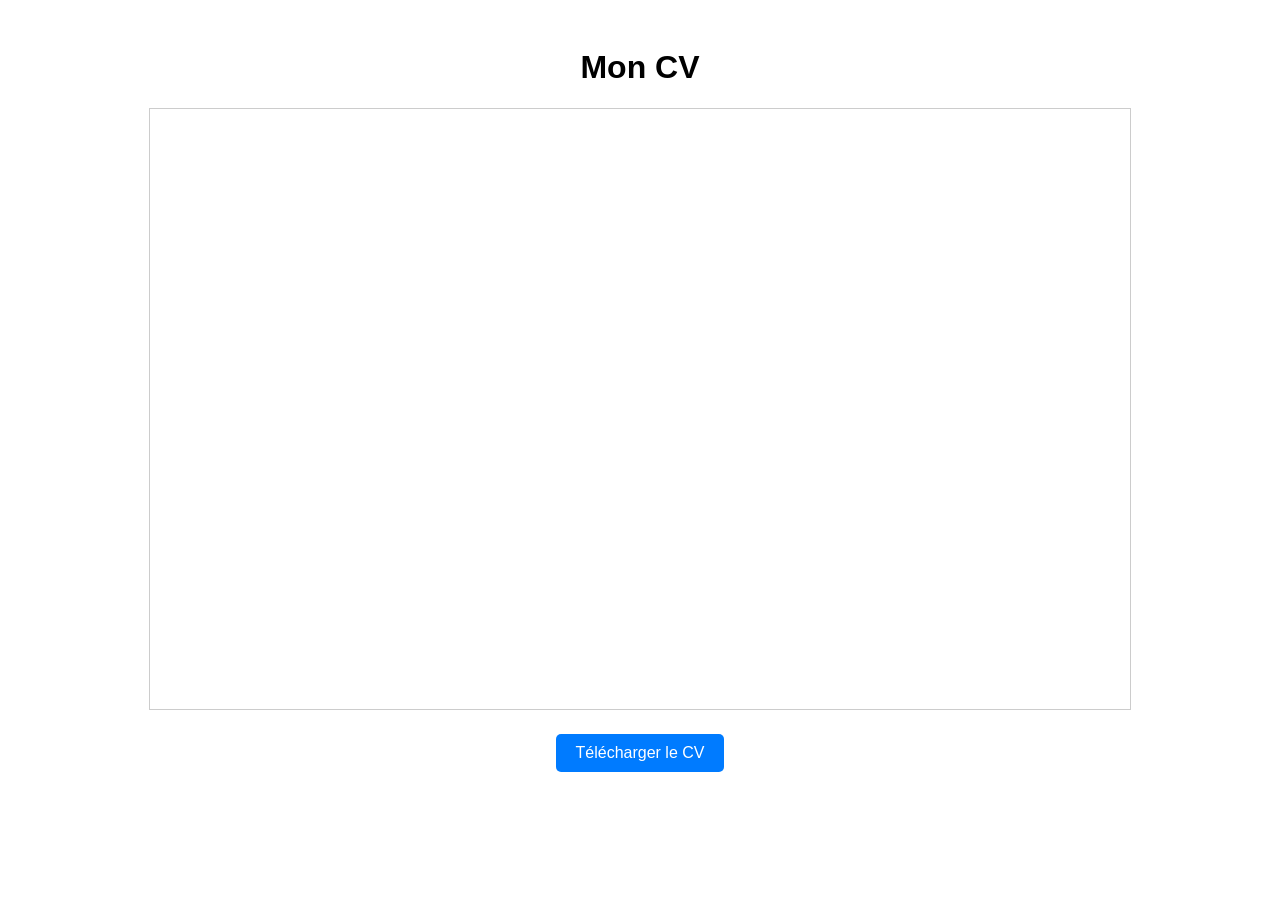
<file: html/cv.html>
<!DOCTYPE html>
<html lang="fr">
<head>
    <meta charset="UTF-8">
    <title>MON CV</title>
    <link rel="stylesheet" href="../css/style_cv.css">
</head>
<body>
   <h1>Mon CV</h1>

    <!-- Aperçu PDF -->
    <iframe src="../image/cv_stage (1).pdf"></iframe>

    <!-- Bouton de téléchargement -->
    <br>
    <a href="../image/cv_stage (1).pdf" download>
        <button>Télécharger le CV</button>
    </a>
</body>
</html>
</file>
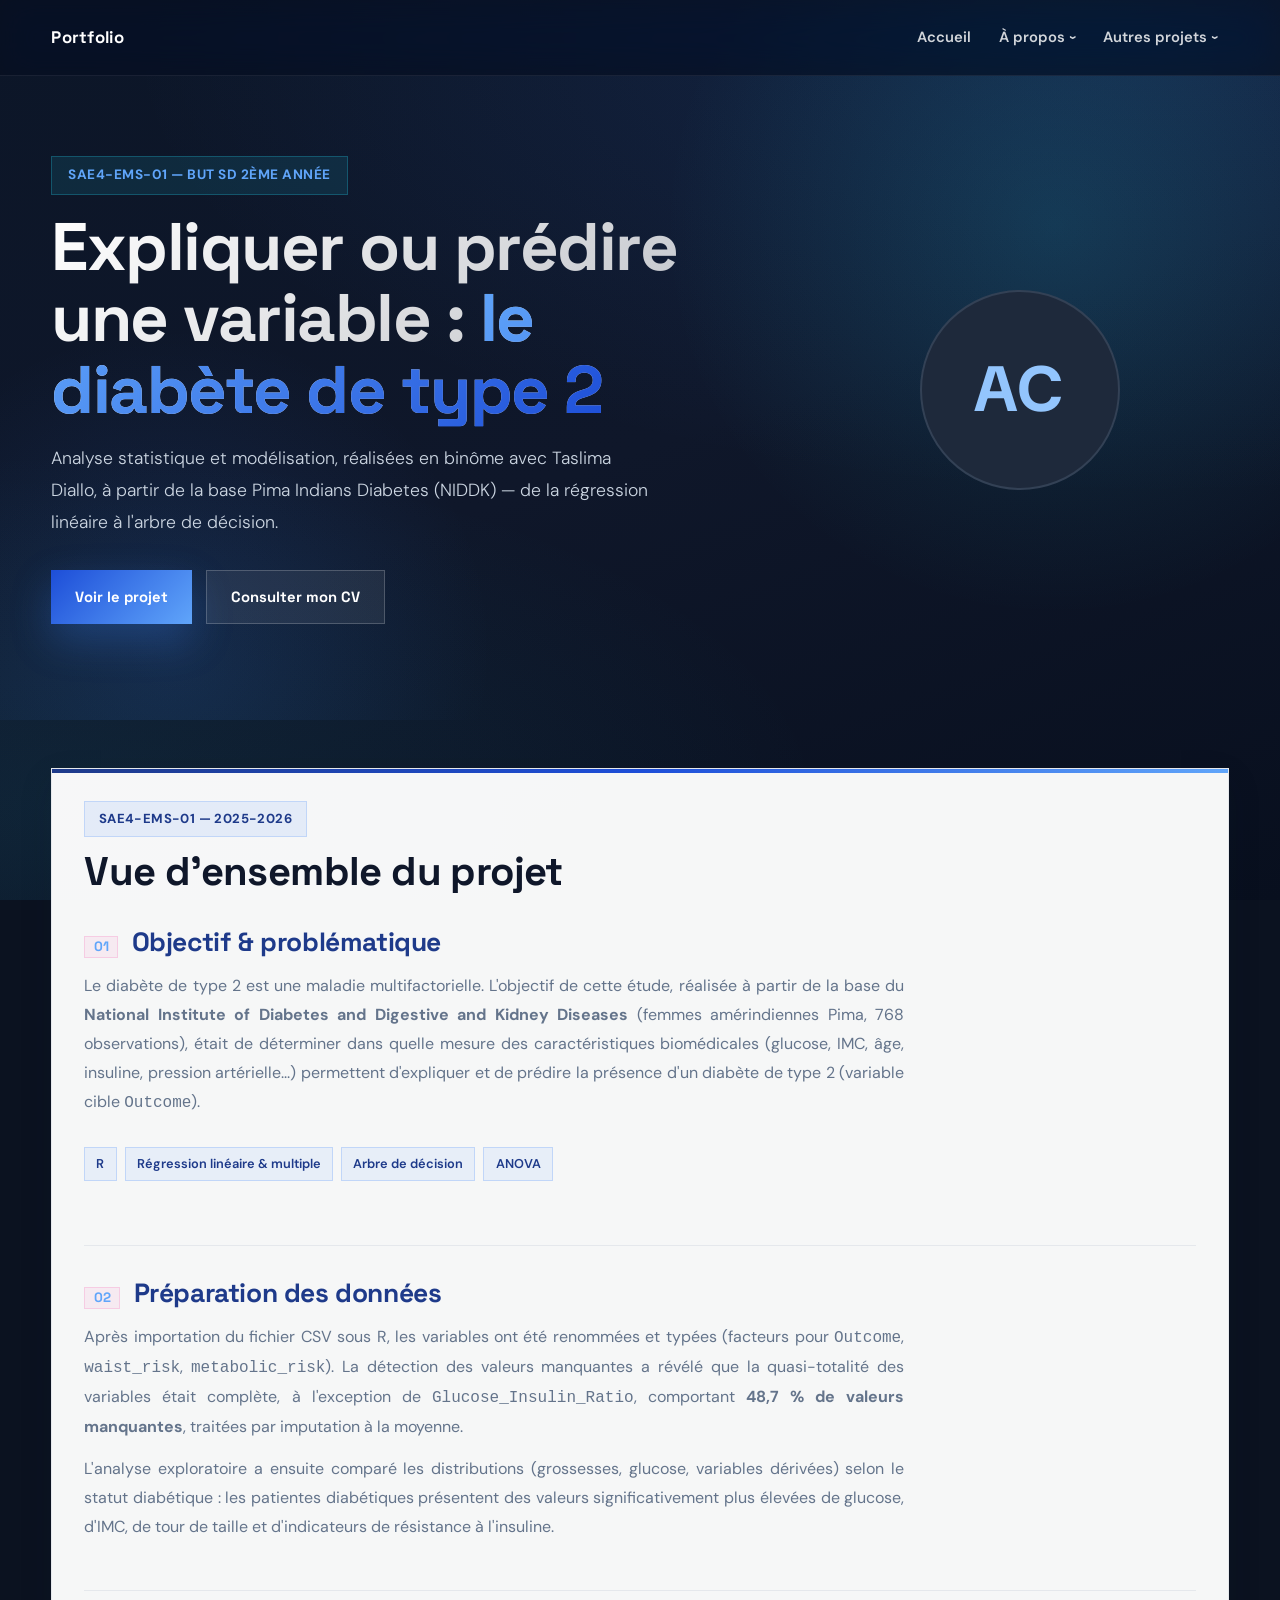
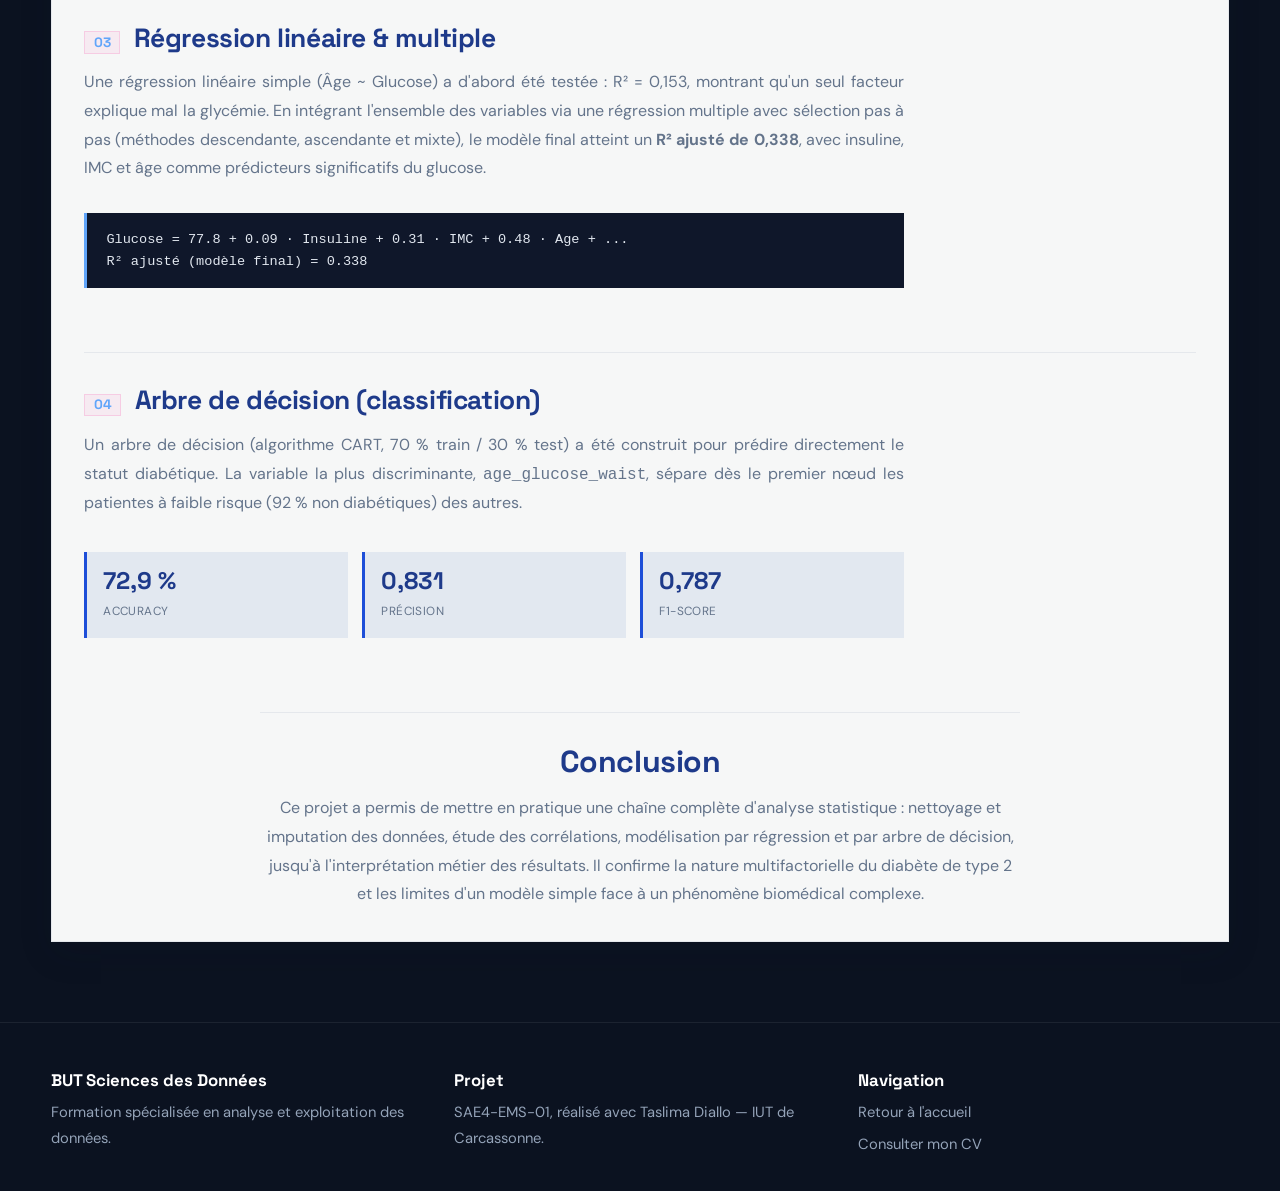
<file: html/diabete.html>
<!DOCTYPE html>
<html lang="fr">
<head>
    <meta charset="UTF-8">
    <meta name="viewport" content="width=device-width, initial-scale=1.0">
    <meta name="description" content="SAE4-EMS-01 — Expliquer ou prédire une variable : analyse statistique et modélisation du risque de diabète de type 2 à partir de la base Pima Indians Diabetes.">
    <title>Portfolio | Prédiction du diabète</title>
    <link rel="stylesheet" href="../css/but1.css">
</head>
<body>

    <header class="hero" role="banner">
        <nav class="navbar" aria-label="Navigation principale">
            <div class="nav-container">
                <a class="logo" href="../index.html">Portfolio</a>

                <ul class="menu">
                    <li><a href="../index.html">Accueil</a></li>

                    <li class="submenu">
                        <a href="../index.html#apropos" aria-haspopup="true">À propos</a>
                        <ul class="dropdown">
                            <li><a href="../html/interet.html">Centres d'intérêt</a></li>
                            <li><a href="../html/cv.html">Mon CV</a></li>
                        </ul>
                    </li>

                    <li class="submenu">
                        <a href="../index.html#projets" aria-haspopup="true">Autres projets</a>
                        <ul class="dropdown">
                            <li><a href="../index.html#projet-scoring">Scoring crédit (BUT3)</a></li>
                            <li><a href="../index.html#projet-ligue1">Ligue 1 ivoirienne (BUT3)</a></li>
                            <li><a href="../html/but1.html">Starlink</a></li>
                            <li><a href="../html/but2.html">Station Météo</a></li>
                            <li><a href="../html/stage.html">Stage Power BI</a></li>
                            <li><a href="../html/breakingbad.html">Datawarehouse Breaking Bad</a></li>
                            <li><a href="../html/miel.html">Sensométrie des miels</a></li>
                        </ul>
                    </li>
                </ul>
            </div>
        </nav>

        <div class="header-container">
            <div class="header-text">
                <p class="eyebrow">SAE4-EMS-01 — BUT SD 2ème année</p>

                <h1 class="hero-title">Expliquer ou prédire une variable : <span class="text-accent">le diabète de type 2</span></h1>

                <p class="tagline">
                    Analyse statistique et modélisation, réalisées en binôme avec Taslima Diallo, à partir
                    de la base Pima Indians Diabetes (NIDDK) — de la régression linéaire à l'arbre de décision.
                </p>
                <div class="hero-actions">
                    <a class="btn btn-primary" href="#projet-diabete">Voir le projet</a>
                    <a class="btn btn-secondary" href="../html/cv.html">Consulter mon CV</a>
                </div>
            </div>

            <div class="header-image">
                <div class="avatar" role="img" aria-label="Initiales d'Aboubakar Coulibaly">AC</div>
            </div>
        </div>
    </header>

    <main class="main-content">
        <article class="project-card" id="projet-diabete">

            <div class="project-header">
                <span class="project-badge">SAE4-EMS-01 — 2025-2026</span>
                <h2>Vue d'ensemble du projet</h2>
            </div>

            <!-- OBJECTIF -->
            <section class="project-row text-only" id="objectif">
                <div class="project-content">
                    <h3>Objectif &amp; problématique</h3>
                    <p>
                        Le diabète de type 2 est une maladie multifactorielle. L'objectif de cette étude,
                        réalisée à partir de la base du <strong>National Institute of Diabetes and Digestive
                        and Kidney Diseases</strong> (femmes amérindiennes Pima, 768 observations), était de
                        déterminer dans quelle mesure des caractéristiques biomédicales (glucose, IMC, âge,
                        insuline, pression artérielle...) permettent d'expliquer et de prédire la présence
                        d'un diabète de type 2 (variable cible <code>Outcome</code>).
                    </p>
                    <ul class="tag-list">
                        <li>R</li>
                        <li>Régression linéaire &amp; multiple</li>
                        <li>Arbre de décision</li>
                        <li>ANOVA</li>
                    </ul>
                </div>
            </section>

            <!-- PREPARATION -->
            <section class="project-row text-only reverse" id="preparation">
                <div class="project-content">
                    <h3>Préparation des données</h3>
                    <p>
                        Après importation du fichier CSV sous R, les variables ont été renommées et
                        typées (facteurs pour <code>Outcome</code>, <code>waist_risk</code>,
                        <code>metabolic_risk</code>). La détection des valeurs manquantes a révélé
                        que la quasi-totalité des variables était complète, à l'exception de
                        <code>Glucose_Insulin_Ratio</code>, comportant <strong>48,7 % de valeurs
                        manquantes</strong>, traitées par imputation à la moyenne.
                    </p>
                    <p>
                        L'analyse exploratoire a ensuite comparé les distributions (grossesses, glucose,
                        variables dérivées) selon le statut diabétique : les patientes diabétiques
                        présentent des valeurs significativement plus élevées de glucose, d'IMC, de tour de
                        taille et d'indicateurs de résistance à l'insuline.
                    </p>
                </div>
            </section>

            <!-- MODELISATION -->
            <section class="project-row text-only" id="modelisation">
                <div class="project-content">
                    <h3>Régression linéaire &amp; multiple</h3>
                    <p>
                        Une régression linéaire simple (Âge ~ Glucose) a d'abord été testée :
                        R² = 0,153, montrant qu'un seul facteur explique mal la glycémie. En intégrant
                        l'ensemble des variables via une régression multiple avec sélection pas à pas
                        (méthodes descendante, ascendante et mixte), le modèle final atteint un
                        <strong>R² ajusté de 0,338</strong>, avec insuline, IMC et âge comme prédicteurs
                        significatifs du glucose.
                    </p>
                    <div class="code-block">Glucose = 77.8 + 0.09 · Insuline + 0.31 · IMC + 0.48 · Age + ...<br>R² ajusté (modèle final) = 0.338</div>
                </div>
            </section>

            <!-- ARBRE DE DECISION -->
            <section class="project-row text-only reverse" id="arbre">
                <div class="project-content">
                    <h3>Arbre de décision (classification)</h3>
                    <p>
                        Un arbre de décision (algorithme CART, 70 % train / 30 % test) a été construit pour
                        prédire directement le statut diabétique. La variable la plus discriminante,
                        <code>age_glucose_waist</code>, sépare dès le premier nœud les patientes à faible
                        risque (92 % non diabétiques) des autres.
                    </p>
                    <div class="stat-grid">
                        <div class="stat-tile">
                            <span class="stat-value">72,9 %</span>
                            <span class="stat-label">Accuracy</span>
                        </div>
                        <div class="stat-tile">
                            <span class="stat-value">0,831</span>
                            <span class="stat-label">Précision</span>
                        </div>
                        <div class="stat-tile">
                            <span class="stat-value">0,787</span>
                            <span class="stat-label">F1-score</span>
                        </div>
                    </div>
                </div>
            </section>

            <!-- CONCLUSION -->
            <section class="project-row text-only conclusion" id="conclusion">
                <div class="project-content">
                    <h3>Conclusion</h3>
                    <p>
                        Ce projet a permis de mettre en pratique une chaîne complète d'analyse statistique :
                        nettoyage et imputation des données, étude des corrélations, modélisation par
                        régression et par arbre de décision, jusqu'à l'interprétation métier des résultats.
                        Il confirme la nature multifactorielle du diabète de type 2 et les limites d'un
                        modèle simple face à un phénomène biomédical complexe.
                    </p>
                </div>
            </section>

        </article>
    </main>

    <footer class="site-footer">
        <div class="footer-container">
            <div class="footer-section">
                <h3>BUT Sciences des Données</h3>
                <p>Formation spécialisée en analyse et exploitation des données.</p>
            </div>

            <div class="footer-section">
                <h3>Projet</h3>
                <p>SAE4-EMS-01, réalisé avec Taslima Diallo — IUT de Carcassonne.</p>
            </div>

            <div class="footer-section">
                <h3>Navigation</h3>
                <p><a href="../index.html">Retour à l'accueil</a></p>
                <p><a href="../html/cv.html">Consulter mon CV</a></p>
            </div>
        </div>
    </footer>

</body>
</html>
</file>
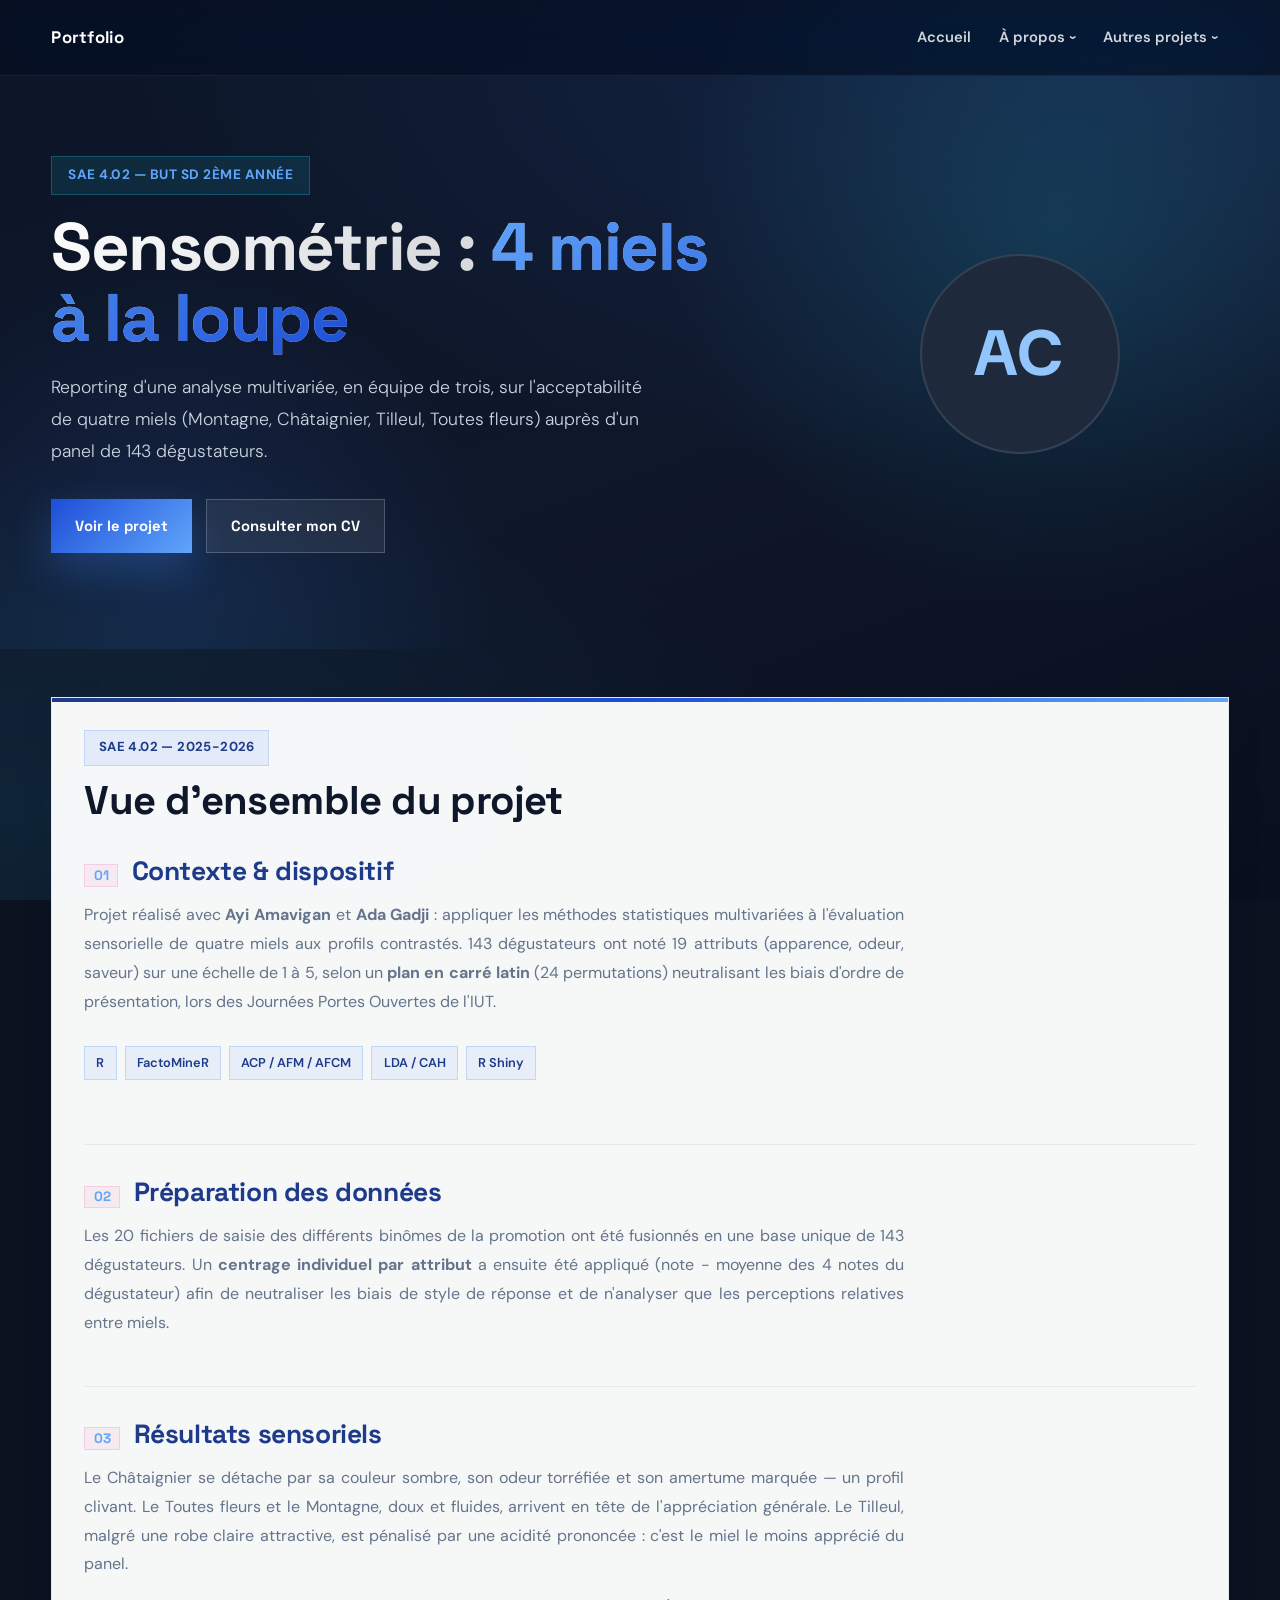
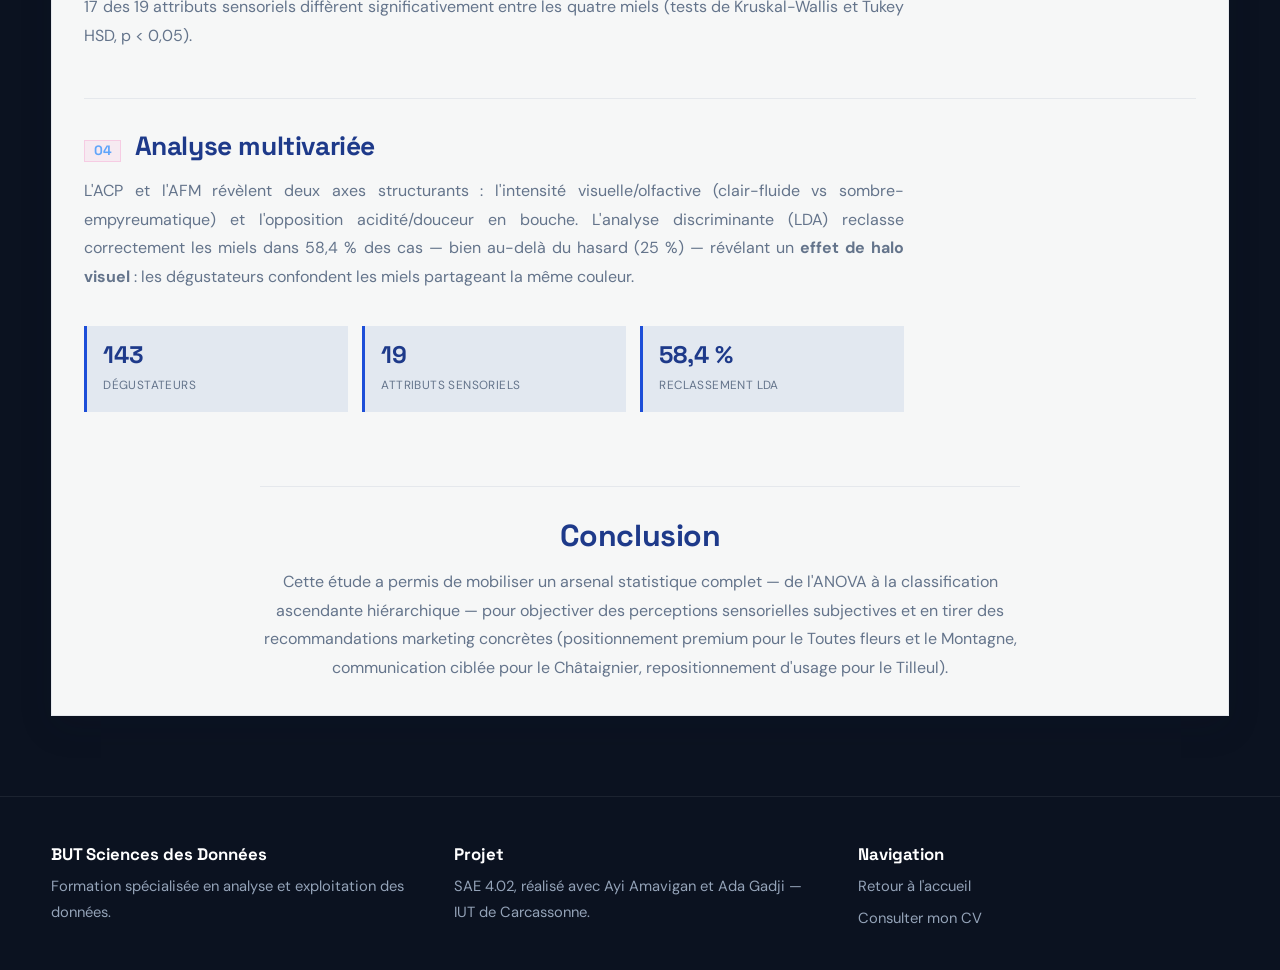
<file: html/miel.html>
<!DOCTYPE html>
<html lang="fr">
<head>
    <meta charset="UTF-8">
    <meta name="viewport" content="width=device-width, initial-scale=1.0">
    <meta name="description" content="SAE 4.02 — Reporting d'une analyse multivariée : sensométrie de 4 miels (Montagne, Châtaignier, Tilleul, Toutes fleurs) auprès d'un panel de 143 dégustateurs.">
    <title>Portfolio | Sensométrie des miels</title>
    <link rel="stylesheet" href="../css/but1.css">
</head>
<body>

    <header class="hero" role="banner">
        <nav class="navbar" aria-label="Navigation principale">
            <div class="nav-container">
                <a class="logo" href="../index.html">Portfolio</a>

                <ul class="menu">
                    <li><a href="../index.html">Accueil</a></li>

                    <li class="submenu">
                        <a href="../index.html#apropos" aria-haspopup="true">À propos</a>
                        <ul class="dropdown">
                            <li><a href="../html/interet.html">Centres d'intérêt</a></li>
                            <li><a href="../html/cv.html">Mon CV</a></li>
                        </ul>
                    </li>

                    <li class="submenu">
                        <a href="../index.html#projets" aria-haspopup="true">Autres projets</a>
                        <ul class="dropdown">
                            <li><a href="../index.html#projet-scoring">Scoring crédit (BUT3)</a></li>
                            <li><a href="../index.html#projet-ligue1">Ligue 1 ivoirienne (BUT3)</a></li>
                            <li><a href="../html/but1.html">Starlink</a></li>
                            <li><a href="../html/but2.html">Station Météo</a></li>
                            <li><a href="../html/stage.html">Stage Power BI</a></li>
                            <li><a href="../html/diabete.html">Prédiction du diabète</a></li>
                            <li><a href="../html/breakingbad.html">Datawarehouse Breaking Bad</a></li>
                        </ul>
                    </li>
                </ul>
            </div>
        </nav>

        <div class="header-container">
            <div class="header-text">
                <p class="eyebrow">SAE 4.02 — BUT SD 2ème année</p>

                <h1 class="hero-title">Sensométrie : <span class="text-accent">4 miels à la loupe</span></h1>

                <p class="tagline">
                    Reporting d'une analyse multivariée, en équipe de trois, sur l'acceptabilité de quatre
                    miels (Montagne, Châtaignier, Tilleul, Toutes fleurs) auprès d'un panel de 143 dégustateurs.
                </p>
                <div class="hero-actions">
                    <a class="btn btn-primary" href="#projet-miel">Voir le projet</a>
                    <a class="btn btn-secondary" href="../html/cv.html">Consulter mon CV</a>
                </div>
            </div>

            <div class="header-image">
                <div class="avatar" role="img" aria-label="Initiales d'Aboubakar Coulibaly">AC</div>
            </div>
        </div>
    </header>

    <main class="main-content">
        <article class="project-card" id="projet-miel">

            <div class="project-header">
                <span class="project-badge">SAE 4.02 — 2025-2026</span>
                <h2>Vue d'ensemble du projet</h2>
            </div>

            <!-- CONTEXTE -->
            <section class="project-row text-only" id="contexte">
                <div class="project-content">
                    <h3>Contexte &amp; dispositif</h3>
                    <p>
                        Projet réalisé avec <strong>Ayi Amavigan</strong> et <strong>Ada Gadji</strong> :
                        appliquer les méthodes statistiques multivariées à l'évaluation sensorielle de quatre
                        miels aux profils contrastés. 143 dégustateurs ont noté 19 attributs (apparence,
                        odeur, saveur) sur une échelle de 1 à 5, selon un <strong>plan en carré latin</strong>
                        (24 permutations) neutralisant les biais d'ordre de présentation, lors des Journées
                        Portes Ouvertes de l'IUT.
                    </p>
                    <ul class="tag-list">
                        <li>R</li>
                        <li>FactoMineR</li>
                        <li>ACP / AFM / AFCM</li>
                        <li>LDA / CAH</li>
                        <li>R Shiny</li>
                    </ul>
                </div>
            </section>

            <!-- METHODE -->
            <section class="project-row text-only reverse" id="methode">
                <div class="project-content">
                    <h3>Préparation des données</h3>
                    <p>
                        Les 20 fichiers de saisie des différents binômes de la promotion ont été fusionnés en
                        une base unique de 143 dégustateurs. Un <strong>centrage individuel par attribut</strong>
                        a ensuite été appliqué (note - moyenne des 4 notes du dégustateur) afin de neutraliser
                        les biais de style de réponse et de n'analyser que les perceptions relatives entre
                        miels.
                    </p>
                </div>
            </section>

            <!-- RESULTATS -->
            <section class="project-row text-only" id="resultats">
                <div class="project-content">
                    <h3>Résultats sensoriels</h3>
                    <p>
                        Le Châtaignier se détache par sa couleur sombre, son odeur torréfiée et son
                        amertume marquée — un profil clivant. Le Toutes fleurs et le Montagne, doux et
                        fluides, arrivent en tête de l'appréciation générale. Le Tilleul, malgré une robe
                        claire attractive, est pénalisé par une acidité prononcée : c'est le miel le moins
                        apprécié du panel.
                    </p>
                    <p>
                        17 des 19 attributs sensoriels diffèrent significativement entre les quatre miels
                        (tests de Kruskal-Wallis et Tukey HSD, p &lt; 0,05).
                    </p>
                </div>
            </section>

            <!-- ANALYSE MULTIVARIEE -->
            <section class="project-row text-only reverse" id="multivariee">
                <div class="project-content">
                    <h3>Analyse multivariée</h3>
                    <p>
                        L'ACP et l'AFM révèlent deux axes structurants : l'intensité visuelle/olfactive
                        (clair-fluide vs sombre-empyreumatique) et l'opposition acidité/douceur en bouche.
                        L'analyse discriminante (LDA) reclasse correctement les miels dans 58,4 % des cas —
                        bien au-delà du hasard (25 %) — révélant un <strong>effet de halo visuel</strong> :
                        les dégustateurs confondent les miels partageant la même couleur.
                    </p>
                    <div class="stat-grid">
                        <div class="stat-tile">
                            <span class="stat-value">143</span>
                            <span class="stat-label">Dégustateurs</span>
                        </div>
                        <div class="stat-tile">
                            <span class="stat-value">19</span>
                            <span class="stat-label">Attributs sensoriels</span>
                        </div>
                        <div class="stat-tile">
                            <span class="stat-value">58,4 %</span>
                            <span class="stat-label">Reclassement LDA</span>
                        </div>
                    </div>
                </div>
            </section>

            <!-- CONCLUSION -->
            <section class="project-row text-only conclusion" id="conclusion">
                <div class="project-content">
                    <h3>Conclusion</h3>
                    <p>
                        Cette étude a permis de mobiliser un arsenal statistique complet — de l'ANOVA à la
                        classification ascendante hiérarchique — pour objectiver des perceptions
                        sensorielles subjectives et en tirer des recommandations marketing concrètes
                        (positionnement premium pour le Toutes fleurs et le Montagne, communication ciblée
                        pour le Châtaignier, repositionnement d'usage pour le Tilleul).
                    </p>
                </div>
            </section>

        </article>
    </main>

    <footer class="site-footer">
        <div class="footer-container">
            <div class="footer-section">
                <h3>BUT Sciences des Données</h3>
                <p>Formation spécialisée en analyse et exploitation des données.</p>
            </div>

            <div class="footer-section">
                <h3>Projet</h3>
                <p>SAE 4.02, réalisé avec Ayi Amavigan et Ada Gadji — IUT de Carcassonne.</p>
            </div>

            <div class="footer-section">
                <h3>Navigation</h3>
                <p><a href="../index.html">Retour à l'accueil</a></p>
                <p><a href="../html/cv.html">Consulter mon CV</a></p>
            </div>
        </div>
    </footer>

</body>
</html>
</file>
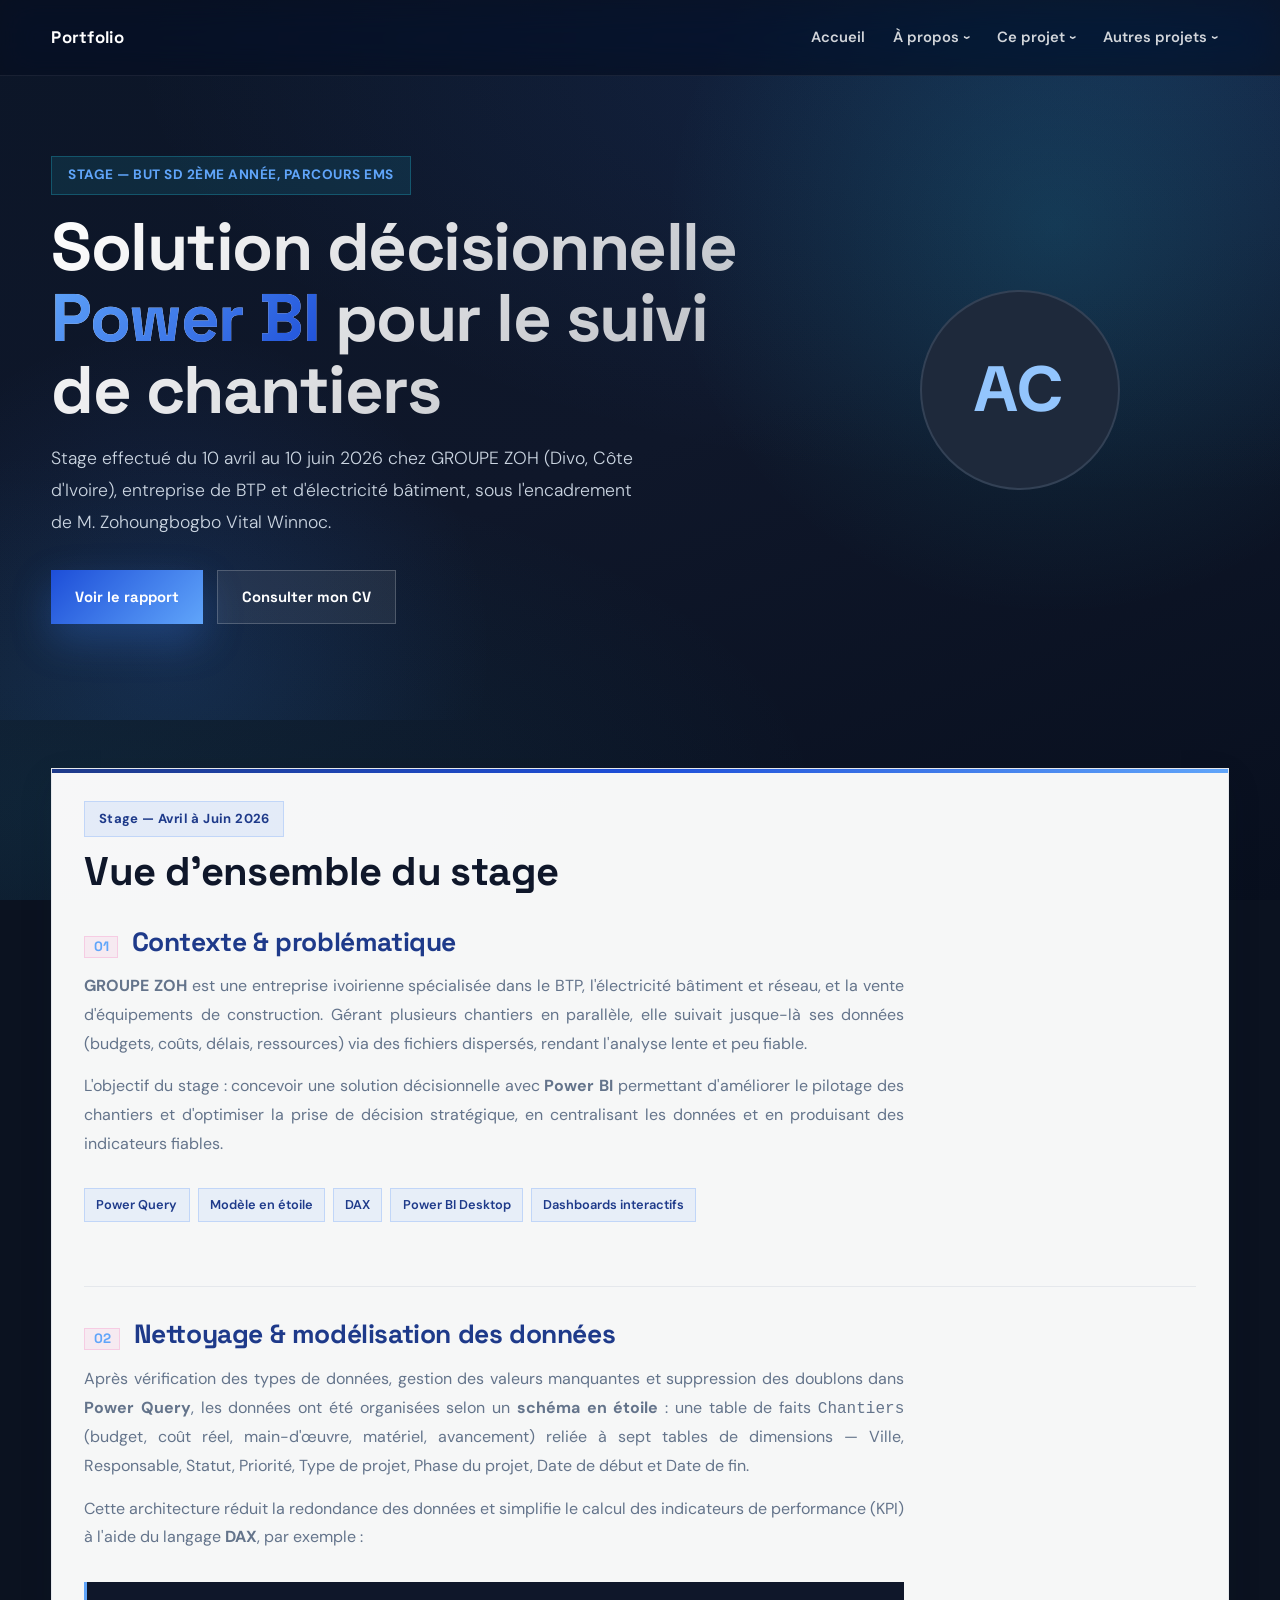
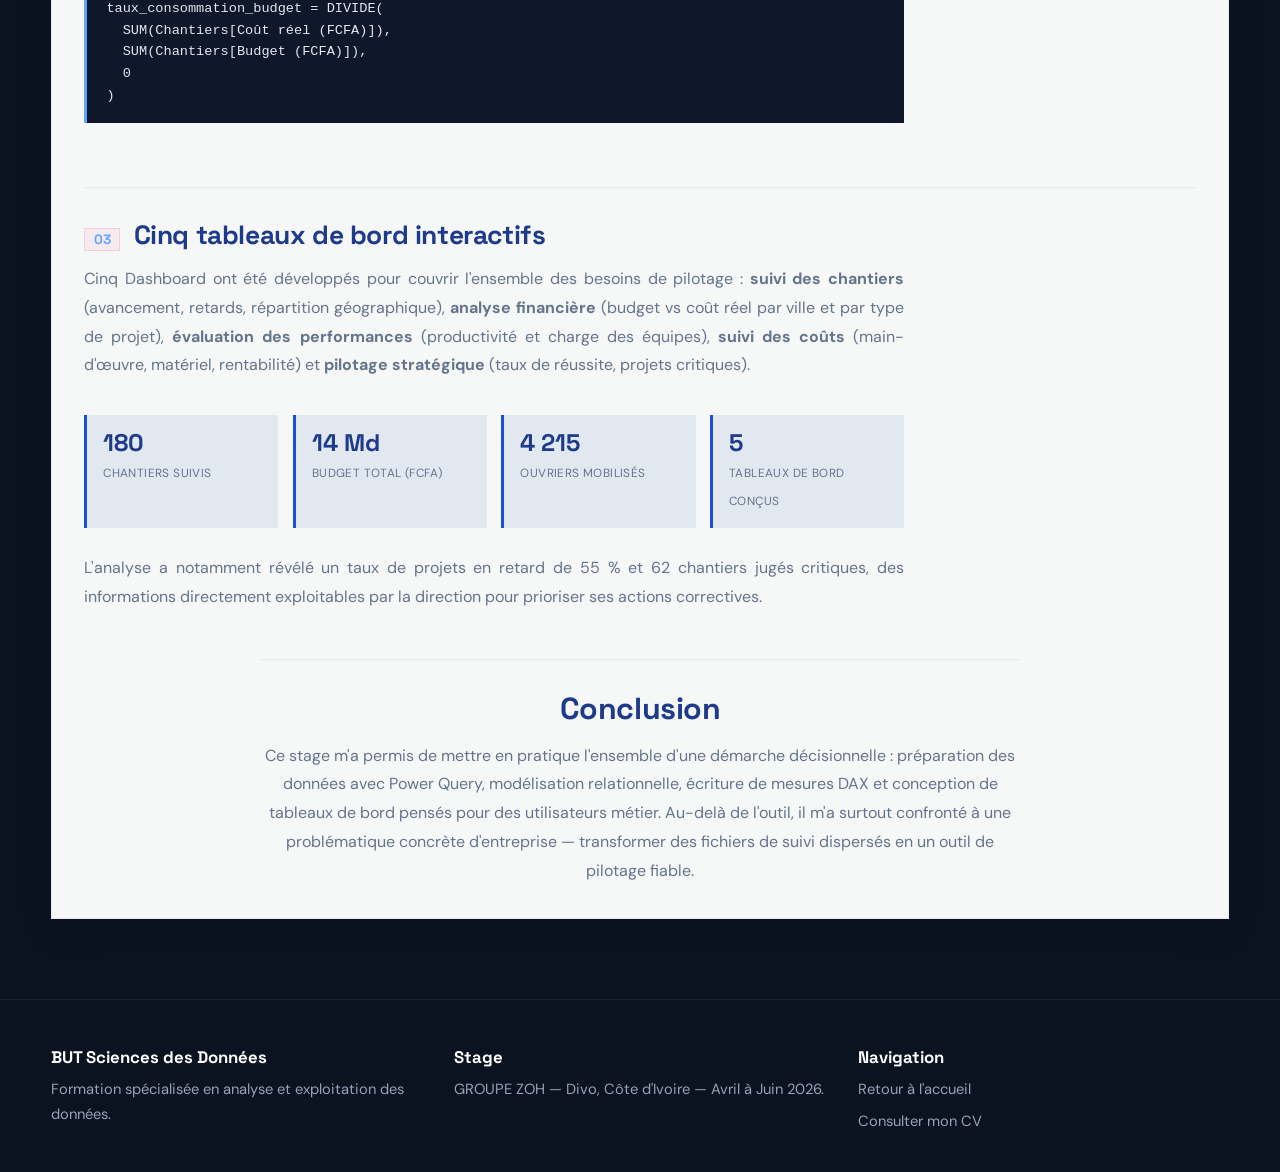
<file: html/stage.html>
<!DOCTYPE html>
<html lang="fr">
<head>
    <meta charset="UTF-8">
    <meta name="viewport" content="width=device-width, initial-scale=1.0">
    <meta name="description" content="Rapport de stage — Mise en place d'une solution décisionnelle Power BI pour le suivi des chantiers de GROUPE ZOH (BTP, Côte d'Ivoire).">
    <title>Portfolio | Stage Power BI — GROUPE ZOH</title>
    <link rel="stylesheet" href="../css/but1.css">
</head>
<body>

    <header class="hero" role="banner">
        <nav class="navbar" aria-label="Navigation principale">
            <div class="nav-container">
                <a class="logo" href="../index.html">Portfolio</a>

                <ul class="menu">
                    <li><a href="../index.html">Accueil</a></li>

                    <li class="submenu">
                        <a href="../index.html#apropos" aria-haspopup="true">À propos</a>
                        <ul class="dropdown">
                            <li><a href="../html/interet.html">Centres d'intérêt</a></li>
                            <li><a href="../html/cv.html">Mon CV</a></li>
                        </ul>
                    </li>

                    <li class="submenu">
                        <a href="#stage-power-bi" aria-haspopup="true">Ce projet</a>
                        <ul class="dropdown">
                            <li><a href="#modelisation">Modélisation des données</a></li>
                            <li><a href="#dashboards">Tableaux de bord</a></li>
                            <li><a href="#conclusion">Conclusion</a></li>
                        </ul>
                    </li>

                    <li class="submenu">
                        <a href="../index.html#projets" aria-haspopup="true">Autres projets</a>
                        <ul class="dropdown">
                            <li><a href="../index.html#projet-scoring">Scoring crédit (BUT3)</a></li>
                            <li><a href="../index.html#projet-ligue1">Ligue 1 ivoirienne (BUT3)</a></li>
                            <li><a href="../html/but1.html">Starlink</a></li>
                            <li><a href="../html/but2.html">Station Météo</a></li>
                            <li><a href="../html/diabete.html">Prédiction du diabète</a></li>
                            <li><a href="../html/breakingbad.html">Datawarehouse Breaking Bad</a></li>
                            <li><a href="../html/miel.html">Sensométrie des miels</a></li>
                        </ul>
                    </li>
                </ul>
            </div>
        </nav>

        <div class="header-container">
            <div class="header-text">
                <p class="eyebrow">Stage — BUT SD 2ème année, parcours EMS</p>

                <h1 class="hero-title">Solution décisionnelle <span class="text-accent">Power BI</span> pour le suivi de chantiers</h1>

                <p class="tagline">
                    Stage effectué du 10 avril au 10 juin 2026 chez GROUPE ZOH (Divo, Côte d'Ivoire), entreprise de
                    BTP et d'électricité bâtiment, sous l'encadrement de M. Zohoungbogbo Vital Winnoc.
                </p>
                <div class="hero-actions">
                    <a class="btn btn-primary" href="#stage-power-bi">Voir le rapport</a>
                    <a class="btn btn-secondary" href="../html/cv.html">Consulter mon CV</a>
                </div>
            </div>

            <div class="header-image">
                <div class="avatar" role="img" aria-label="Initiales d'Aboubakar Coulibaly">AC</div>
            </div>
        </div>
    </header>

    <main class="main-content">
        <article class="project-card" id="stage-power-bi">

            <div class="project-header">
                <span class="project-badge">Stage — Avril à Juin 2026</span>
                <h2>Vue d'ensemble du stage</h2>
            </div>

            <!-- CONTEXTE -->
            <section class="project-row text-only" id="contexte">
                <div class="project-content">
                    <h3>Contexte &amp; problématique</h3>
                    <p>
                        <strong>GROUPE ZOH</strong> est une entreprise ivoirienne spécialisée dans le BTP,
                        l'électricité bâtiment et réseau, et la vente d'équipements de construction. Gérant
                        plusieurs chantiers en parallèle, elle suivait jusque-là ses données (budgets, coûts,
                        délais, ressources) via des fichiers dispersés, rendant l'analyse lente et peu fiable.
                    </p>
                    <p>
                        L'objectif du stage : concevoir une solution décisionnelle avec <strong>Power BI</strong>
                        permettant d'améliorer le pilotage des chantiers et d'optimiser la prise de décision
                        stratégique, en centralisant les données et en produisant des indicateurs fiables.
                    </p>
                    <ul class="tag-list">
                        <li>Power Query</li>
                        <li>Modèle en étoile</li>
                        <li>DAX</li>
                        <li>Power BI Desktop</li>
                        <li>Dashboards interactifs</li>
                    </ul>
                </div>
            </section>

            <!-- MODELISATION -->
            <section class="project-row text-only reverse" id="modelisation">
                <div class="project-content">
                    <h3>Nettoyage &amp; modélisation des données</h3>
                    <p>
                        Après vérification des types de données, gestion des valeurs manquantes et suppression
                        des doublons dans <strong>Power Query</strong>, les données ont été organisées selon
                        un <strong>schéma en étoile</strong> : une table de faits <code>Chantiers</code>
                        (budget, coût réel, main-d'œuvre, matériel, avancement) reliée à sept tables de
                        dimensions — Ville, Responsable, Statut, Priorité, Type de projet, Phase du projet,
                        Date de début et Date de fin.
                    </p>
                    <p>
                        Cette architecture réduit la redondance des données et simplifie le calcul des
                        indicateurs de performance (KPI) à l'aide du langage <strong>DAX</strong>, par exemple :
                    </p>
                    <div class="code-block">taux_consommation_budget = DIVIDE(<br>&nbsp;&nbsp;SUM(Chantiers[Coût réel (FCFA)]),<br>&nbsp;&nbsp;SUM(Chantiers[Budget (FCFA)]),<br>&nbsp;&nbsp;0<br>)</div>
                </div>
            </section>

            <!-- DASHBOARDS -->
            <section class="project-row text-only" id="dashboards">
                <div class="project-content">
                    <h3>Cinq tableaux de bord interactifs</h3>
                    <p>
                        Cinq Dashboard ont été développés pour couvrir l'ensemble des besoins de pilotage :
                        <strong>suivi des chantiers</strong> (avancement, retards, répartition géographique),
                        <strong>analyse financière</strong> (budget vs coût réel par ville et par type de projet),
                        <strong>évaluation des performances</strong> (productivité et charge des équipes),
                        <strong>suivi des coûts</strong> (main-d'œuvre, matériel, rentabilité) et
                        <strong>pilotage stratégique</strong> (taux de réussite, projets critiques).
                    </p>
                    <div class="stat-grid">
                        <div class="stat-tile">
                            <span class="stat-value">180</span>
                            <span class="stat-label">Chantiers suivis</span>
                        </div>
                        <div class="stat-tile">
                            <span class="stat-value">14 Md</span>
                            <span class="stat-label">Budget total (FCFA)</span>
                        </div>
                        <div class="stat-tile">
                            <span class="stat-value">4 215</span>
                            <span class="stat-label">Ouvriers mobilisés</span>
                        </div>
                        <div class="stat-tile">
                            <span class="stat-value">5</span>
                            <span class="stat-label">Tableaux de bord conçus</span>
                        </div>
                    </div>
                    <p>
                        L'analyse a notamment révélé un taux de projets en retard de 55 % et 62 chantiers
                        jugés critiques, des informations directement exploitables par la direction pour
                        prioriser ses actions correctives.
                    </p>
                </div>
            </section>

            <!-- CONCLUSION -->
            <section class="project-row text-only conclusion" id="conclusion">
                <div class="project-content">
                    <h3>Conclusion</h3>
                    <p>
                        Ce stage m'a permis de mettre en pratique l'ensemble d'une démarche décisionnelle :
                        préparation des données avec Power Query, modélisation relationnelle, écriture de
                        mesures DAX et conception de tableaux de bord pensés pour des utilisateurs métier.
                        Au-delà de l'outil, il m'a surtout confronté à une problématique concrète d'entreprise —
                        transformer des fichiers de suivi dispersés en un outil de pilotage fiable.
                    </p>
                </div>
            </section>

        </article>
    </main>

    <footer class="site-footer">
        <div class="footer-container">
            <div class="footer-section">
                <h3>BUT Sciences des Données</h3>
                <p>Formation spécialisée en analyse et exploitation des données.</p>
            </div>

            <div class="footer-section">
                <h3>Stage</h3>
                <p>GROUPE ZOH — Divo, Côte d'Ivoire — Avril à Juin 2026.</p>
            </div>

            <div class="footer-section">
                <h3>Navigation</h3>
                <p><a href="../index.html">Retour à l'accueil</a></p>
                <p><a href="../html/cv.html">Consulter mon CV</a></p>
            </div>
        </div>
    </footer>

</body>
</html>
</file>
<file: css/style.css>
/* =========================================================
   1. VARIABLES — thème clair, professionnel, sans angles arrondis
========================================================= */
:root {
    --primary: #1d4ed8;
    --primary-dark: #1e3a8a;
    --accent: #1d4ed8;
    --ink: #0f172a;
    --ink-muted: #475569;
    --ink-soft: #64748b;
    --bg: #ffffff;
    --bg-soft: #f8fafc;
    --bg-alt: #f1f5f9;
    --border: #e2e8f0;
    --white: #ffffff;

    --radius: 0;
    --radius-sm: 0;

    --transition: all 0.3s ease;

    --shadow-sm: 0 6px 18px rgba(15, 23, 42, 0.05);
    --shadow-md: 0 12px 28px rgba(15, 23, 42, 0.08);
    --shadow-lg: 0 20px 44px rgba(15, 23, 42, 0.12);

    --container: 1120px;
    --section-spacing: 90px;

    --amber: #1d4ed8;
    --amber-dark: #1e3a8a;
    --amber-soft: #f8fafc;
}

/* =========================================================
   2. RESET / BASE
========================================================= */
*,
*::before,
*::after {
    box-sizing: border-box;
}

html {
    scroll-behavior: smooth;
    scroll-padding-top: 90px;
}

body {
    margin: 0;
    font-family: "Segoe UI", Roboto, sans-serif;
    line-height: 1.6;
    color: var(--ink);
    background: var(--bg);
}

img {
    display: block;
    max-width: 100%;
    height: auto;
}

a {
    color: inherit;
    text-decoration: none;
}

a:focus-visible,
button:focus-visible,
input:focus-visible,
textarea:focus-visible {
    outline: 2px solid var(--primary);
    outline-offset: 3px;
}

h1, h2, h3, p {
    margin-top: 0;
}

section {
    padding: var(--section-spacing) 0;
}

section:nth-of-type(even) {
    background: var(--bg-soft);
}

/* =========================================================
   3. STRUCTURE GLOBALE
========================================================= */
.header-container,
.footer-container,
.section-container {
    width: min(90%, var(--container));
    margin: 0 auto;
}

/* =========================================================
   4. HEADER / HERO
========================================================= */
header {
    position: relative;
    overflow: hidden;
    padding: 8rem 0 5rem;
    background: linear-gradient(160deg, #eaf1ff 0%, var(--bg-soft) 55%, var(--bg) 100%);
    color: var(--ink);
}

header::before,
header::after {
    content: "";
    position: absolute;
    border-radius: 50%;
    pointer-events: none;
}

header::before {
    top: -220px;
    right: -200px;
    width: 700px;
    height: 700px;
    background: radial-gradient(circle, rgba(37, 99, 235, 0.12), transparent 70%);
}

header::after {
    bottom: -260px;
    left: -180px;
    width: 620px;
    height: 620px;
    background: radial-gradient(circle, rgba(14, 165, 183, 0.10), transparent 70%);
}

.header-container {
    position: relative;
    z-index: 1;
    display: flex;
    justify-content: space-between;
    align-items: center;
    gap: 3rem;
}

.header-text {
    max-width: 640px;
    animation: fadeInUp 0.8s ease forwards;
}

.eyebrow {
    display: inline-block;
    margin-bottom: 1rem;
    padding: 0.35rem 0.9rem;
    background: rgba(37, 99, 235, 0.08);
    border: 1px solid rgba(37, 99, 235, 0.22);
    color: var(--primary-dark);
    font-size: 0.82rem;
    font-weight: 700;
    letter-spacing: 0.5px;
    text-transform: uppercase;
}

.header-text h1 {
    margin-bottom: 0.8rem;
    font-size: clamp(2.2rem, 4.6vw, 3.2rem);
    font-weight: 800;
    line-height: 1.12;
    color: var(--ink);
}

.header-text h1 .text-accent {
    background: var(--primary);
    -webkit-background-clip: text;
    background-clip: text;
    -webkit-text-fill-color: transparent;
}

.tagline {
    max-width: 560px;
    margin: 0;
    font-size: 1.15rem;
    line-height: 1.8;
    color: var(--ink-muted);
}

.hero-actions {
    display: flex;
    flex-wrap: wrap;
    gap: 0.9rem;
    margin-top: 1.8rem;
}

.btn {
    display: inline-flex;
    align-items: center;
    justify-content: center;
    padding: 0.85rem 1.6rem;
    font-weight: 700;
    font-size: 0.95rem;
    border: 1px solid transparent;
    cursor: pointer;
    transition: var(--transition);
}

.btn-primary {
    color: var(--white);
    background: var(--primary);
    border-color: var(--primary);
}

.btn-primary:hover {
    transform: translateY(-2px);
    box-shadow: var(--shadow-md);
}

.btn-secondary {
    color: var(--ink);
    background: var(--white);
    border-color: var(--border);
}

.btn-secondary:hover {
    border-color: var(--primary);
    color: var(--primary-dark);
}

.header-image img {
    width: 220px;
    height: 220px;
    object-fit: cover;
    border: 4px solid var(--white);
    box-shadow: var(--shadow-lg);
    transition: var(--transition);
}

.header-image img:hover {
    transform: scale(1.03);
}

/* =========================================================
   5. NAVIGATION
========================================================= */
nav {
    position: fixed;
    top: 0;
    right: 0;
    left: 0;
    z-index: 1000;
    padding: 1rem 2rem;
    background: rgba(255, 255, 255, 0.85);
    backdrop-filter: blur(10px);
    -webkit-backdrop-filter: blur(10px);
    border-bottom: 1px solid var(--border);
}

.menu {
    width: min(90%, var(--container));
    margin: 0 auto;
    padding: 0;
    list-style: none;
    display: flex;
    justify-content: flex-end;
    align-items: center;
    gap: 1.8rem;
    flex-wrap: wrap;
}

.menu a {
    position: relative;
    display: inline-block;
    padding: 6px 0;
    color: var(--ink);
    font-weight: 600;
    font-size: 0.95rem;
    transition: var(--transition);
}

.menu a::after {
    content: "";
    position: absolute;
    left: 0;
    bottom: -4px;
    width: 0;
    height: 2px;
    background: var(--primary);
    transition: var(--transition);
}

.menu a:hover {
    color: var(--primary-dark);
}

.menu a:hover::after {
    width: 100%;
}

.submenu {
    position: relative;
}

.dropdown {
    position: absolute;
    top: 120%;
    left: 0;
    min-width: 210px;
    margin: 0;
    padding: 0.6rem;
    list-style: none;
    display: none;
    background: var(--white);
    border: 1px solid var(--border);
    box-shadow: var(--shadow-md);
}

.dropdown li + li {
    margin-top: 0.3rem;
}

.dropdown a {
    display: block;
    padding: 0.5rem 0.75rem;
    color: var(--ink-muted);
}

.dropdown a:hover {
    background: var(--bg-soft);
    color: var(--primary-dark);
}

.dropdown a::after {
    display: none;
}

.submenu:hover .dropdown,
.submenu:focus-within .dropdown {
    display: block;
}

/* =========================================================
   6. TITRES DE SECTION
========================================================= */
h2 {
    margin-bottom: 0.6rem;
    text-align: center;
    font-size: clamp(1.9rem, 3.6vw, 2.4rem);
    letter-spacing: -0.3px;
    color: var(--ink);
}

.section-kicker {
    display: block;
    margin-bottom: 0.6rem;
    text-align: center;
    font-size: 0.8rem;
    font-weight: 700;
    letter-spacing: 2px;
    text-transform: uppercase;
    color: var(--primary);
}

.section-intro {
    max-width: 680px;
    margin: 0 auto 3rem;
    text-align: center;
    color: var(--ink-muted);
    font-size: 1.05rem;
    line-height: 1.8;
}

.section-container {
    display: grid;
    align-items: center;
    gap: 3rem;
}

/* =========================================================
   7. À PROPOS
========================================================= */
.apropos .section-container,
.experience .section-container,
.projets .section-container,
.competences .section-container,
.forces .section-container {
    display: block;
}

.apropos .section-container {
    max-width: 780px;
}

.apropos .section-container {
    max-width: var(--container);
}

/* Cette section reprend volontairement des coins arrondis, sur demande explicite,
   contrairement au reste du site qui reste à angles droits. */
.apropos-grid {
    display: grid;
    grid-template-columns: 1.15fr 0.85fr;
    gap: 1.5rem;
    align-items: start;
}

.apropos-grid .card {
    border-radius: 16px;
}

.apropos-grid .card::before {
    display: none;
}

.apropos-main {
    padding: 2.2rem 2.4rem;
}

.apropos-main h3 {
    margin-bottom: 1rem;
    font-size: 1.3rem;
    color: var(--ink);
}

.apropos-main p {
    text-align: justify;
    font-size: 1.02rem;
    line-height: 1.85;
    color: var(--ink-muted);
    margin-bottom: 1.1rem;
}

.apropos-main p:last-child {
    margin-bottom: 0;
}

.apropos-side {
    display: flex;
    flex-direction: column;
    gap: 1.4rem;
}

.side-card {
    padding: 1.6rem 1.8rem;
}

.side-card h3 {
    display: flex;
    align-items: center;
    gap: 0.6rem;
    margin-bottom: 1.1rem;
    font-size: 1.05rem;
    color: var(--ink);
}

.side-icon {
    display: inline-flex;
    align-items: center;
    justify-content: center;
    flex-shrink: 0;
    color: var(--primary);
}

.icon-list {
    margin: 0;
    padding: 0;
    list-style: none;
    display: flex;
    flex-direction: column;
    gap: 0.9rem;
}

.icon-list li {
    display: flex;
    align-items: flex-start;
    gap: 0.7rem;
    font-size: 0.95rem;
    line-height: 1.5;
    color: var(--ink-muted);
}

.icon-list .side-icon {
    margin-top: 0.15rem;
}

.dot-list {
    margin: 0;
    padding: 0;
    list-style: none;
    display: flex;
    flex-direction: column;
    gap: 0.8rem;
}

.dot-list li {
    position: relative;
    padding-left: 1.3rem;
    font-size: 0.95rem;
    line-height: 1.5;
    color: var(--ink-muted);
}

.dot-list li::before {
    content: "";
    position: absolute;
    left: 0;
    top: 0.5rem;
    width: 8px;
    height: 8px;
    border-radius: 50%;
    background: var(--primary);
}

.enigma-card {
    padding: 1.8rem 2rem;
    background: var(--amber-soft);
    color: var(--ink-muted);
    border-color: rgba(245, 158, 11, 0.25);
}

.enigma-card h3 {
    color: var(--ink);
}

.enigma-card .side-icon {
    color: var(--amber-dark);
}

.enigma-card p {
    font-size: 0.98rem;
    line-height: 1.7;
    margin: 0 0 0.9rem;
}

.enigma-card p:last-child {
    margin-bottom: 0;
}

.enigma-card strong {
    color: var(--accent);
    font-weight: 700;
}

@media (max-width: 900px) {
    .apropos-grid {
        grid-template-columns: 1fr;
    }
}

/* =========================================================
   8. FORMATION — parcours sous forme de cartes "diplôme"
   (coins arrondis + accent ambre, comme le reste des captures fournies)
========================================================= */
.formation .section-container {
    display: block;
    max-width: var(--container);
}

.formation-timeline {
    display: flex;
    flex-direction: column;
    gap: 1.6rem;
    margin-top: 2.5rem;
}

.formation-timeline--grid {
    display: grid;
    grid-template-columns: repeat(3, 1fr);
    align-items: start;
}

.formation-timeline--grid .credential-card {
    display: flex;
    flex-direction: column;
    height: 100%;
}

@media (max-width: 900px) {
    .formation-timeline--grid {
        grid-template-columns: 1fr;
    }
}

.credential-card {
    padding: 1.8rem 2rem;
    border-radius: 16px;
}

.credential-card::before {
    display: none;
}

.credential-head {
    display: flex;
    align-items: flex-start;
    gap: 1rem;
    margin-bottom: 1rem;
}

.credential-head > div {
    flex: 1;
    display: flex;
    flex-direction: column;
    gap: 0.15rem;
}

.credential-head h3 {
    font-size: 1.15rem;
    color: var(--ink);
}

.credential-icon {
    flex-shrink: 0;
    display: inline-flex;
    align-items: center;
    justify-content: center;
    width: 44px;
    height: 44px;
    border-radius: 50%;
    background: var(--amber);
}

.credential-icon--sm {
    width: 34px;
    height: 34px;
}

.credential-org {
    font-weight: 700;
    font-size: 0.95rem;
    color: var(--amber-dark);
}

.credential-org:hover {
    text-decoration: underline;
}

.credential-date {
    font-size: 0.85rem;
    color: var(--ink-soft);
}

.credential-external {
    flex-shrink: 0;
    display: inline-flex;
    align-items: center;
    justify-content: center;
    width: 30px;
    height: 30px;
    border: 1px solid var(--border);
    color: var(--amber-dark);
    transition: var(--transition);
}

.credential-external:hover {
    border-color: var(--amber);
    background: var(--amber-soft);
}

.credential-card > p {
    font-size: 0.98rem;
    line-height: 1.75;
    color: var(--ink-muted);
    margin-bottom: 1.2rem;
}

.learnings-box {
    display: flex;
    align-items: flex-start;
    gap: 1rem;
    padding: 1.2rem 1.4rem;
    background: var(--amber-soft);
    border: 1px solid rgba(245, 158, 11, 0.25);
    border-radius: 12px;
}

.learnings-box h4 {
    margin: 0 0 0.4rem;
    font-size: 0.95rem;
    color: var(--ink);
}

.learnings-box p {
    margin: 0;
    font-size: 0.92rem;
    line-height: 1.65;
    color: var(--ink-muted);
}

.check-list {
    margin: 0;
    padding: 0;
    list-style: none;
    display: flex;
    flex-direction: column;
    gap: 0.6rem;
}

.check-list li {
    position: relative;
    padding-left: 1.5rem;
    font-size: 0.98rem;
    line-height: 1.6;
    color: var(--ink-muted);
}

.check-list li::before {
    content: "";
    position: absolute;
    left: 0;
    top: 0.55rem;
    width: 10px;
    height: 2px;
    background: var(--primary);
}

/* =========================================================
   9. CARTES GENERIQUES (Expérience / Projets / Forces)
========================================================= */
.card {
    background: var(--white);
    border: 1px solid var(--border);
    box-shadow: var(--shadow-sm);
    transition: var(--transition);
    position: relative;
    overflow: hidden;
}

.card::before {
    content: "";
    position: absolute;
    top: 0;
    left: 0;
    right: 0;
    height: 3px;
    background: var(--primary);
}

.card:hover {
    transform: translateY(-4px);
    box-shadow: var(--shadow-md);
    border-color: rgba(37, 99, 235, 0.3);
}

/* =========================================================
   10. EXPERIENCE
========================================================= */
.experience-grid {
    display: grid;
    gap: 1.5rem;
    max-width: 820px;
    margin: 0 auto;
}

.experience-card {
    padding: 2rem 2.2rem;
}

.experience-meta {
    display: flex;
    flex-wrap: wrap;
    gap: 0.6rem 1.2rem;
    margin-bottom: 0.6rem;
    font-size: 0.85rem;
    font-weight: 700;
    color: var(--primary-dark);
    text-transform: uppercase;
    letter-spacing: 0.4px;
}

.experience-card h3 {
    margin-bottom: 0.6rem;
    font-size: 1.3rem;
    color: var(--ink);
}

.experience-card p {
    color: var(--ink-muted);
    font-size: 1rem;
    line-height: 1.75;
    margin-bottom: 1rem;
}

.card-link {
    display: inline-flex;
    align-items: center;
    gap: 0.4rem;
    font-weight: 700;
    color: var(--primary-dark);
}

.card-link span {
    transition: var(--transition);
}

.card-link:hover span {
    transform: translateX(4px);
}

/* =========================================================
   11. PROJETS
========================================================= */
.projets-grid {
    display: grid;
    grid-template-columns: repeat(auto-fit, minmax(320px, 1fr));
    gap: 2rem;
    align-items: stretch;
}

.projet-card {
    display: flex;
    flex-direction: column;
    padding: 1.8rem 2rem 2rem;
    border-radius: 16px;
}

.projet-card::before {
    display: none;
}

.projet-top {
    display: flex;
    align-items: center;
    gap: 0.9rem;
    margin-bottom: 1.4rem;
}

.projet-top h3 {
    font-size: 1.15rem;
    line-height: 1.35;
    color: var(--ink);
}

.info-block {
    margin-bottom: 1.3rem;
}

.info-block-head {
    display: flex;
    align-items: center;
    gap: 0.55rem;
    margin-bottom: 0.5rem;
}

.info-block-head h4 {
    margin: 0;
    font-size: 0.95rem;
    color: var(--ink);
}

.block-icon {
    display: inline-flex;
    align-items: center;
    justify-content: center;
    flex-shrink: 0;
    width: 26px;
    height: 26px;
    border-radius: 8px;
}

.block-icon--doc {
    background: #e8f0fe;
    color: #2563eb;
}

.block-icon--trend {
    background: #e6f8ef;
    color: #16a34a;
}

.block-icon--more {
    width: 20px;
    height: 20px;
    background: #f1eefc;
    color: #7c3aed;
}

.info-block > p {
    font-size: 0.92rem;
    line-height: 1.65;
    color: var(--ink-muted);
    margin: 0;
}

.enjeux-list {
    margin: 0 0 0.6rem;
    padding: 0;
    list-style: none;
    display: flex;
    flex-direction: column;
    gap: 0.55rem;
}

.enjeux-list li {
    display: flex;
    align-items: flex-start;
    gap: 0.6rem;
    font-size: 0.92rem;
    line-height: 1.55;
    color: var(--ink-muted);
}

.enjeu-dot {
    flex-shrink: 0;
    margin-top: 0.35rem;
    width: 8px;
    height: 8px;
    border-radius: 50%;
    background: var(--amber);
    box-shadow: 0 0 0 3px rgba(245, 158, 11, 0.18);
}

.more-enjeux {
    display: flex;
    align-items: center;
    gap: 0.55rem;
    font-size: 0.85rem;
    font-style: italic;
    color: var(--ink-soft);
}

.projet-card .info-block:last-of-type {
    padding-bottom: 1.3rem;
    margin-bottom: 0;
    border-bottom: 1px solid var(--border);
}

.projet-cta {
    margin-top: auto;
    display: flex;
    align-items: center;
    justify-content: center;
    gap: 0.4rem;
    padding: 0.85rem 1.2rem;
    border-radius: 10px;
    background: var(--primary);
    color: var(--white);
    font-weight: 700;
    font-size: 0.95rem;
    transition: var(--transition);
}

.projet-cta:hover {
    transform: translateY(-2px);
    box-shadow: var(--shadow-md);
}

.projet-cta--disabled {
    background: var(--bg-soft);
    color: var(--ink-soft);
    border: 1px dashed var(--border);
    cursor: default;
}

.projet-cta--disabled:hover {
    transform: none;
    box-shadow: none;
}

.projet-cta span {
    font-size: 1.1rem;
    line-height: 1;
}

/* ---------- Projets récents (GitHub) ---------- */
.projets-subhead {
    display: flex;
    align-items: center;
    justify-content: space-between;
    flex-wrap: wrap;
    gap: 0.8rem;
    margin: 0 0 1.4rem;
    padding-bottom: 0.8rem;
    border-bottom: 1px solid var(--border);
}

.projets-subhead + .projets-grid {
    margin-top: 0;
}

.projets-subhead h3 {
    margin: 0;
    font-size: 1.3rem;
    display: flex;
    align-items: center;
    gap: 0.7rem;
    flex-wrap: wrap;
}

.projets-subhead-tag {
    padding: 0.2rem 0.6rem;
    font-size: 0.75rem;
    font-weight: 700;
    letter-spacing: 0.5px;
    color: var(--primary-dark);
    background: rgba(37, 99, 235, 0.08);
    border: 1px solid rgba(37, 99, 235, 0.2);
}

.github-all {
    display: inline-flex;
    align-items: center;
    gap: 0.45rem;
    padding: 0.5rem 0.9rem;
    font-size: 0.88rem;
    font-weight: 700;
    color: var(--white);
    background: var(--ink);
    transition: var(--transition);
}

.github-all:hover {
    background: var(--primary-dark);
}

.recent-grid {
    display: grid;
    grid-template-columns: repeat(2, minmax(0, 1fr));
    gap: 1.5rem;
    margin-bottom: 2rem;
}

.recent-card {
    display: flex;
    flex-direction: column;
    padding: 1.6rem 1.8rem;
    border-radius: 16px;
    background: var(--white);
}

.recent-card::before {
    display: none;
}

.recent-card--featured {
    border-top: 4px solid var(--primary);
}

.recent-meta {
    display: flex;
    flex-wrap: wrap;
    align-items: center;
    gap: 0.6rem;
    margin-bottom: 0.7rem;
    font-size: 0.8rem;
}

.recent-date {
    color: var(--ink-soft);
    font-weight: 600;
}

.recent-badge {
    padding: 0.15rem 0.55rem;
    border-radius: 999px;
    background: var(--amber-soft);
    border: 1px solid rgba(245, 158, 11, 0.35);
    color: var(--amber-dark);
    font-weight: 700;
}

.recent-card h3 {
    margin-bottom: 0.6rem;
    font-size: 1.12rem;
    line-height: 1.35;
}

.recent-card > p {
    margin-bottom: 1rem;
    font-size: 0.92rem;
    line-height: 1.65;
    color: var(--ink-muted);
}

.recent-kpis {
    display: grid;
    grid-template-columns: repeat(3, 1fr);
    gap: 0.6rem;
    margin: 0 0 1rem;
    padding: 0;
    list-style: none;
}

.recent-kpis li {
    display: flex;
    flex-direction: column;
    padding: 0.6rem 0.7rem;
    border-radius: 10px;
    background: var(--bg-soft);
}

.recent-kpis strong {
    font-size: 1.15rem;
    color: var(--primary-dark);
}

.recent-kpis span {
    font-size: 0.75rem;
    line-height: 1.3;
    color: var(--ink-soft);
}

.tech-tags {
    display: flex;
    flex-wrap: wrap;
    gap: 0.4rem;
    margin: 0 0 1.2rem;
    padding: 0;
    list-style: none;
}

.tech-tags li {
    padding: 0.2rem 0.6rem;
    border-radius: 999px;
    font-size: 0.78rem;
    font-weight: 600;
    color: var(--ink-muted);
    background: var(--bg-alt);
}

.recent-actions {
    margin-top: auto;
    display: flex;
    flex-wrap: wrap;
    gap: 0.6rem;
}

.btn-gh,
.btn-demo {
    flex: 1 1 auto;
    display: inline-flex;
    align-items: center;
    justify-content: center;
    gap: 0.35rem;
    padding: 0.7rem 1rem;
    border-radius: 10px;
    font-size: 0.9rem;
    font-weight: 700;
    transition: var(--transition);
}

.btn-gh {
    color: var(--white);
    background: var(--ink);
}

.btn-gh:hover {
    background: var(--primary-dark);
}

.btn-demo {
    color: var(--white);
    background: var(--primary);
}

.btn-gh:hover,
.btn-demo:hover {
    transform: translateY(-2px);
    box-shadow: var(--shadow-md);
}

.other-repos {
    margin-bottom: 3.5rem;
    padding: 1.1rem 1.4rem;
    border: 1px dashed var(--border);
    border-radius: 12px;
    background: var(--white);
}

.other-repos h4 {
    margin: 0 0 0.5rem;
    font-size: 0.95rem;
}

.other-repos ul {
    margin: 0;
    padding: 0;
    list-style: none;
    display: flex;
    flex-wrap: wrap;
    gap: 0.4rem 1.6rem;
}

.other-repos a {
    font-size: 0.9rem;
    color: var(--primary-dark);
    font-weight: 600;
}

.other-repos a:hover {
    text-decoration: underline;
}

.dropdown-label {
    padding: 0.4rem 0.75rem 0.1rem;
    font-size: 0.7rem;
    font-weight: 700;
    letter-spacing: 1px;
    text-transform: uppercase;
    color: var(--ink-soft);
}

/* ---------- À propos : « Lire la suite » ---------- */
.read-more {
    margin-bottom: 1rem;
}

.read-more summary {
    display: inline-block;
    margin-bottom: 0.8rem;
    cursor: pointer;
    font-weight: 700;
    color: var(--primary-dark);
    list-style: none;
}

.read-more summary::-webkit-details-marker {
    display: none;
}

.read-more summary::after {
    content: " ▾";
}

.read-more[open] summary::after {
    content: " ▴";
}

@media (max-width: 800px) {
    .recent-grid {
        grid-template-columns: 1fr;
    }
}

@media (max-width: 420px) {
    .recent-kpis {
        grid-template-columns: 1fr;
    }
}

/* =========================================================
   12. COMPETENCES
========================================================= */
.competences-grid {
    display: grid;
    grid-template-columns: repeat(2, 1fr);
    gap: 1.5rem;
}

.competence-group {
    padding: 1.8rem 2rem;
    border-radius: 16px;
    background: var(--white);
}

.competence-group::before {
    display: none;
}

.competence-group--wide {
    grid-column: 1 / -1;
}

.competence-head {
    display: flex;
    align-items: center;
    gap: 1rem;
    margin-bottom: 1.2rem;
    padding-bottom: 1.2rem;
    border-bottom: 1px solid var(--border);
}

.competence-icon {
    flex-shrink: 0;
    display: inline-flex;
    align-items: center;
    justify-content: center;
    width: 44px;
    height: 44px;
    border-radius: 50%;
    background: var(--amber);
}

.competence-head h3 {
    margin: 0;
    font-size: 1.1rem;
    color: var(--ink);
}

.competence-sub {
    font-size: 0.82rem;
    color: var(--ink-soft);
}

.skills-list--pills {
    display: grid;
    grid-template-columns: repeat(2, 1fr);
    gap: 0.8rem;
    margin: 0;
    padding: 0;
    list-style: none;
}

.skills-list--pills li {
    display: flex;
    align-items: center;
    gap: 0.6rem;
    padding: 0.85rem 1rem;
    background: var(--white);
    border: 1px solid var(--border);
    border-radius: 10px;
    font-size: 0.9rem;
    font-weight: 600;
    line-height: 1.35;
    box-shadow: 0 1px 3px rgba(15, 23, 42, 0.04);
    transition: var(--transition);
}

.skills-list--pills li:hover {
    transform: translateY(-2px);
    box-shadow: var(--shadow-sm);
}

.skill-dot {
    flex-shrink: 0;
    width: 7px;
    height: 7px;
    border-radius: 50%;
    background: var(--amber);
}

/* Teintes par catégorie : fond de carte légèrement coloré + texte des puces assorti */
.competence-group--blue { background: linear-gradient(160deg, #eef4ff, #ffffff); }
.competence-group--blue .skills-list--pills li { color: #2563eb; }

.competence-group--purple { background: linear-gradient(160deg, #f5f0ff, #ffffff); }
.competence-group--purple .skills-list--pills li { color: #7c3aed; }

.competence-group--indigo { background: linear-gradient(160deg, #eef2ff, #ffffff); }
.competence-group--indigo .skills-list--pills li { color: #4f46e5; }

.competence-group--green { background: linear-gradient(160deg, #eefdf3, #ffffff); }
.competence-group--green .skills-list--pills li { color: #16a34a; }

.competence-group--red { background: linear-gradient(160deg, #fef2f2, #ffffff); }
.competence-group--red .skills-list--pills li { color: #b91c1c; }

.competence-group--pink { background: linear-gradient(160deg, #fdf2f8, #ffffff); }
.competence-group--pink .skills-list--pills li { color: #db2777; }

.competence-group--teal { background: linear-gradient(160deg, #ecfeff, #ffffff); }
.competence-group--teal .skills-list--pills li { color: #0d9488; }

@media (max-width: 700px) {
    .competences-grid { grid-template-columns: 1fr; }
    .skills-list--pills { grid-template-columns: 1fr; }
}

/* =========================================================
   13. MES FORCES
========================================================= */
.forces-grid {
    display: grid;
    grid-template-columns: repeat(auto-fit, minmax(280px, 1fr));
    gap: 1.5rem;
    align-items: start;
}

.force-card {
    padding: 1.8rem 2rem;
    border-radius: 16px;
}

.force-card::before {
    display: none;
}

.force-head {
    display: flex;
    align-items: center;
    gap: 1rem;
    margin-bottom: 1.2rem;
    padding-bottom: 1.2rem;
    border-bottom: 1px solid var(--border);
}

.force-head h3 {
    margin: 0;
    font-size: 1.1rem;
    color: var(--ink);
}

.force-card .dot-list {
    gap: 0.85rem;
}

.force-card .dot-list li {
    font-size: 0.92rem;
    line-height: 1.55;
}

/* =========================================================
   14. FORMULAIRE DE CONTACT
========================================================= */
.contact .section-container {
    max-width: 720px;
    display: block;
}

#contact-form {
    padding: 2.2rem;
    background: var(--white);
    border: 1px solid var(--border);
    box-shadow: var(--shadow-sm);
}

.form-group {
    margin-bottom: 1.3rem;
}

label {
    display: inline-block;
    margin-bottom: 0.4rem;
    font-weight: 600;
    color: var(--ink);
}

input,
textarea,
button {
    -webkit-appearance: none;
    appearance: none;
    border-radius: 0;
}

input,
textarea {
    width: 100%;
    padding: 0.9rem 1rem;
    border: 1px solid var(--border);
    font: inherit;
    color: var(--ink);
    background: var(--bg-soft);
    transition: var(--transition);
}

input::placeholder,
textarea::placeholder {
    color: var(--ink-soft);
}

textarea {
    resize: vertical;
    min-height: 130px;
}

input:focus,
textarea:focus {
    outline: none;
    border-color: var(--primary);
    background: var(--white);
    box-shadow: 0 0 0 3px rgba(37, 99, 235, 0.15);
}

.btn-submit {
    width: 100%;
    padding: 1rem;
    border: 1px solid var(--primary);
    background: var(--primary);
    color: var(--white);
    font-size: 1rem;
    font-weight: 700;
    cursor: pointer;
    transition: var(--transition);
}

.btn-submit:hover {
    transform: translateY(-2px);
    box-shadow: var(--shadow-md);
}

/* =========================================================
   15. FOOTER
========================================================= */
footer {
    padding: 4rem 2rem 2.5rem;
    background: linear-gradient(135deg, var(--ink), var(--primary-dark));
    color: #94a3b8;
}

.footer-container {
    display: grid;
    grid-template-columns: repeat(auto-fit, minmax(220px, 1fr));
    gap: 2.5rem;
    align-items: start;
}

.footer-section {
    display: flex;
    flex-direction: column;
    gap: 0.8rem;
}

.footer-section img {
    width: 100px;
    height: auto;
}

footer h3 {
    margin-bottom: 0.2rem;
    color: var(--accent);
    font-size: 1.1rem;
}

footer p,
footer address,
footer a {
    font-size: 0.95rem;
    line-height: 1.8;
}

footer address {
    font-style: normal;
}

footer a {
    color: #94a3b8;
    transition: var(--transition);
}

footer a:hover {
    color: var(--white);
}

.social-links {
    display: flex;
    flex-direction: column;
    gap: 0.7rem;
}

.social-links a {
    display: inline-flex;
    align-items: center;
    gap: 0.4rem;
    width: fit-content;
    padding: 0.35rem 0.7rem;
    background: rgba(255, 255, 255, 0.05);
    border: 1px solid rgba(255, 255, 255, 0.12);
    font-size: 0.85rem;
    transition: var(--transition);
}

.social-links img {
    width: 18px;
    height: 18px;
}

.social-links a:hover {
    background: rgba(37, 99, 235, 0.2);
    border-color: var(--primary);
    color: var(--white);
}

/* =========================================================
   16. ANIMATIONS
========================================================= */
@keyframes fadeInUp {
    from { opacity: 0; transform: translateY(20px); }
    to   { opacity: 1; transform: translateY(0); }
}

/* =========================================================
   17. RESPONSIVE
========================================================= */
@media (max-width: 900px) {
    nav { padding: 0.9rem 1rem; }
    .menu { justify-content: center; gap: 1rem; }

    header { padding: 9rem 0 4rem; }
    .header-container { flex-direction: column-reverse; text-align: center; }
    .header-text { max-width: 100%; }
    .tagline { max-width: 100%; }
    .hero-actions { justify-content: center; }

    .credential-head { flex-wrap: wrap; }
    .credential-external { margin-left: auto; }

    .check-list li { text-align: left; }

    .dropdown { position: static; margin-top: 0.5rem; }
}

@media (max-width: 600px) {
    section { padding: 60px 0; }
    .header-image img { width: 170px; height: 170px; }
    h2 { font-size: 1.7rem; }
    .credential-card { padding: 1.4rem 1.3rem; }
    .learnings-box { flex-direction: column; }
    #contact-form { padding: 1.4rem; }
    footer { padding: 3rem 1.2rem; }
}

/* ---------- Avatar (initiales, en attendant une photo) ---------- */
.avatar {
    display: flex;
    align-items: center;
    justify-content: center;
    width: 220px;
    height: 220px;
    border-radius: 50%;
    border: 4px solid var(--white);
    box-shadow: var(--shadow-lg);
    background: linear-gradient(135deg, var(--primary), var(--accent));
    color: var(--white);
    font-size: 4.5rem;
    font-weight: 800;
    letter-spacing: 2px;
    user-select: none;
}

@media (max-width: 700px) {
    .avatar {
        width: 140px;
        height: 140px;
        font-size: 3rem;
    }
}

/* =========================================================
   STYLE PROFESSIONNEL (surcharge)
========================================================= */
/* Sections : blanc / gris très clair en alternance */
section { background: var(--white); }
section:nth-of-type(even) { background: var(--bg-soft); }

/* En-tête sombre */
header {
    background: #0b1220;
    color: #e2e8f0;
}
header::before,
header::after { display: none; }

.eyebrow {
    background: transparent;
    border: 1px solid rgba(148, 163, 184, 0.4);
    color: #93c5fd;
    letter-spacing: 1px;
}
.header-text h1 { color: #ffffff; }
.header-text h1 .text-accent {
    background: none;
    -webkit-text-fill-color: #60a5fa;
    color: #60a5fa;
}
.tagline { color: #cbd5e1; }

.hero-facts {
    display: flex;
    flex-wrap: wrap;
    gap: 0.6rem 1.8rem;
    margin: 1.4rem 0 0;
    padding: 0;
    list-style: none;
    color: #94a3b8;
    font-size: 0.95rem;
}
.hero-facts strong {
    color: #ffffff;
    font-size: 1.15rem;
    margin-right: 0.25rem;
}

.btn-primary { background: var(--primary); border-color: var(--primary); }
.btn-primary:hover { background: #2563eb; }
header .btn-secondary {
    background: transparent;
    color: #e2e8f0;
    border-color: rgba(148, 163, 184, 0.5);
}
header .btn-secondary:hover {
    color: #ffffff;
    border-color: #ffffff;
}

.avatar {
    background: #1e293b;
    border: 2px solid #334155;
    box-shadow: none;
    color: #93c5fd;
}

/* Barre de navigation */
nav { background: rgba(255, 255, 255, 0.95); }

/* Icônes : une seule couleur */
.credential-icon,
.competence-icon { background: var(--primary); }

/* Compétences : fond neutre, texte sombre */
.competence-group--blue,
.competence-group--purple,
.competence-group--indigo,
.competence-group--green,
.competence-group--red,
.competence-group--pink,
.competence-group--teal { background: var(--white); }

.competence-group .skills-list--pills li { color: var(--ink); }
.skill-dot { background: var(--primary); }

/* Cartes projets récents */
.recent-card--featured { border-top: 3px solid var(--primary); }
.recent-badge {
    background: var(--bg-alt);
    border-color: var(--border);
    color: var(--ink-muted);
}
.recent-card > p strong { color: var(--ink); }
.btn-demo { background: var(--primary); }

/* Projets académiques compacts */
.compact-grid {
    display: grid;
    grid-template-columns: repeat(3, minmax(0, 1fr));
    gap: 1.2rem;
}
.compact-card {
    display: flex;
    flex-direction: column;
    padding: 1.3rem 1.4rem;
    border-radius: 12px;
    background: var(--white);
}
.compact-card::before { display: none; }
.compact-level {
    margin-bottom: 0.4rem;
    font-size: 0.75rem;
    font-weight: 700;
    letter-spacing: 0.5px;
    text-transform: uppercase;
    color: var(--primary);
}
.compact-card h4 {
    margin: 0 0 0.5rem;
    font-size: 1rem;
    line-height: 1.35;
}
.compact-card p {
    margin: 0 0 0.9rem;
    font-size: 0.88rem;
    line-height: 1.6;
    color: var(--ink-muted);
}
.compact-card .tech-tags { margin-bottom: 0.9rem; }
.compact-card .card-link { margin-top: auto; font-size: 0.9rem; }

@media (max-width: 900px) {
    .compact-grid { grid-template-columns: repeat(2, minmax(0, 1fr)); }
    .hero-facts { justify-content: center; }
}
@media (max-width: 600px) {
    .compact-grid { grid-template-columns: 1fr; }
}

/* Texte aligné à gauche (pas de justification) */
.apropos-main p, .card p { text-align: left; }
</file>
<file: css/realisations.css>
/* =========================================================
   Réalisations, passions et contact : complète style.css
   (mêmes couleurs, angles droits)
========================================================= */

/* ---------- Réalisations ---------- */
.realisations .section-container {
    display: block;
}

.realisations-filtres {
    display: flex;
    flex-wrap: wrap;
    justify-content: center;
    gap: 0.5rem;
    margin: -1.5rem 0 2.5rem;
}

.filtre {
    padding: 0.5rem 1.1rem;
    border: 1px solid var(--border);
    background: var(--white);
    color: var(--ink-muted);
    font: inherit;
    font-size: 0.9rem;
    font-weight: 600;
    cursor: pointer;
    transition: background-color 0.2s ease, color 0.2s ease, border-color 0.2s ease;
}

.filtre:hover {
    border-color: var(--primary);
    color: var(--primary);
}

.filtre.is-active {
    background: var(--primary);
    border-color: var(--primary);
    color: var(--white);
}

.realisations-liste {
    display: grid;
    grid-template-columns: repeat(2, minmax(0, 1fr));
    gap: 1.5rem;
    margin-bottom: 2.5rem;
}

.realisation {
    position: relative;
    display: flex;
    flex-direction: column;
    padding: 1.6rem 1.7rem 1.5rem;
    background: var(--white);
    border: 1px solid var(--border);
    border-left: 4px solid var(--border);
    box-shadow: var(--shadow-sm);
    transition: transform 0.25s ease, box-shadow 0.25s ease, border-color 0.25s ease;
}

.realisation:hover {
    transform: translateY(-3px);
    box-shadow: var(--shadow-md);
    border-left-color: var(--primary);
}

.realisation[hidden] {
    display: none;
}

/* les deux projets phares occupent toute la largeur */
.realisation--phare {
    grid-column: 1 / -1;
    border-left-color: var(--primary);
}

.realisation-tete {
    display: flex;
    flex-wrap: wrap;
    justify-content: space-between;
    align-items: center;
    gap: 0.5rem;
    margin-bottom: 0.7rem;
}

.realisation-type {
    padding: 0.2rem 0.6rem;
    background: var(--bg-alt);
    color: var(--primary-dark);
    font-size: 0.75rem;
    font-weight: 700;
    letter-spacing: 0.5px;
    text-transform: uppercase;
}

.realisation-date {
    color: var(--ink-soft);
    font-size: 0.85rem;
}

.realisation h3 {
    margin-bottom: 0.9rem;
    font-size: 1.2rem;
    line-height: 1.35;
    color: var(--ink);
}

.realisation--phare h3 {
    font-size: 1.45rem;
}

.realisation h4 {
    margin: 0.4rem 0 0.3rem;
    font-size: 0.75rem;
    font-weight: 700;
    letter-spacing: 1.5px;
    text-transform: uppercase;
    color: var(--primary);
}

.realisation p {
    margin-bottom: 0.6rem;
    color: var(--ink-muted);
    font-size: 0.95rem;
}

.realisation ul:not(.tech-tags):not(.realisation-kpis) {
    margin: 0 0 1rem;
    padding-left: 1.1rem;
    color: var(--ink-muted);
    font-size: 0.95rem;
}

.realisation ul:not(.tech-tags):not(.realisation-kpis) li {
    margin-bottom: 0.25rem;
}

.realisation ul:not(.tech-tags):not(.realisation-kpis) li::marker {
    color: var(--primary);
}

.realisation-corps {
    display: grid;
    grid-template-columns: 1.6fr 1fr;
    gap: 2rem;
    align-items: start;
}

.realisation-kpis {
    display: grid;
    gap: 0.8rem;
    margin: 0.4rem 0 1rem;
    padding: 0;
    list-style: none;
}

.realisation-kpis li {
    padding: 0.7rem 1rem;
    background: var(--bg-soft);
    border-left: 3px solid var(--primary);
}

.realisation-kpis strong {
    display: block;
    font-size: 1.5rem;
    line-height: 1.1;
    color: var(--ink);
}

.realisation-kpis span {
    font-size: 0.82rem;
    color: var(--ink-soft);
}

.realisation-liens {
    display: flex;
    flex-wrap: wrap;
    gap: 0.6rem;
    margin-top: auto;
}

.realisation-liens .btn-gh,
.realisation-liens .btn-demo {
    flex: 0 1 auto;
    border-radius: 0;
}

/* ---------- Passions ---------- */
.passions .section-container {
    display: block;
}

.passions-grille {
    display: grid;
    grid-template-columns: repeat(3, minmax(0, 1fr));
    gap: 1rem;
}

.passion {
    position: relative;
    margin: 0;
    overflow: hidden;
    aspect-ratio: 4 / 3;
    background: var(--ink);
}

/* carte double largeur : sa hauteur suit celle de la carte voisine */
.passion--large {
    grid-column: span 2;
    aspect-ratio: auto;
}

.passion--large img {
    position: absolute;
    inset: 0;
}

.passion--banniere {
    grid-column: 1 / -1;
    aspect-ratio: 16 / 5;
}

.passion img {
    width: 100%;
    height: 100%;
    object-fit: cover;
    transition: transform 0.6s ease;
}

.passion:hover img {
    transform: scale(1.05);
}

.passion figcaption {
    position: absolute;
    inset: auto 0 0 0;
    padding: 2.5rem 1.3rem 1.1rem;
    color: var(--white);
    background: linear-gradient(to top, rgba(15, 23, 42, 0.92) 0%, rgba(15, 23, 42, 0.6) 55%, rgba(15, 23, 42, 0) 100%);
}

.passion-tag {
    display: inline-block;
    margin-bottom: 0.35rem;
    padding: 0.1rem 0.5rem;
    background: var(--primary);
    font-size: 0.7rem;
    font-weight: 700;
    letter-spacing: 1px;
    text-transform: uppercase;
}

.passion h3 {
    margin: 0 0 0.3rem;
    font-size: 1.2rem;
    color: var(--white);
}

.passion p {
    margin: 0;
    max-width: 52ch;
    font-size: 0.9rem;
    line-height: 1.5;
    color: rgba(255, 255, 255, 0.88);
}

/* ---------- Contact ---------- */
.contact-reseaux {
    display: flex;
    flex-wrap: wrap;
    justify-content: center;
    align-items: center;
    gap: 0.8rem;
    margin-top: 1.8rem;
    color: var(--ink-muted);
}

.contact-reseaux a {
    padding: 0.45rem 1rem;
    border: 1px solid var(--border);
    background: var(--white);
    color: var(--ink);
    font-weight: 600;
    transition: border-color 0.2s ease, color 0.2s ease;
}

.contact-reseaux a:hover {
    border-color: var(--primary);
    color: var(--primary);
}

/* ---------- Petits écrans ---------- */
@media (max-width: 900px) {
    .realisation-corps {
        grid-template-columns: 1fr;
        gap: 0.5rem;
    }

    .passions-grille {
        grid-template-columns: repeat(2, minmax(0, 1fr));
    }

    .passion--large,
    .passion--banniere {
        grid-column: 1 / -1;
        aspect-ratio: 16 / 9;
    }
}

@media (max-width: 640px) {
    .realisations-liste,
    .passions-grille {
        grid-template-columns: 1fr;
    }

    .passion,
    .passion--large,
    .passion--banniere {
        grid-column: auto;
        aspect-ratio: 4 / 3;
    }

    .realisation {
        padding: 1.3rem 1.2rem;
    }
}

@media (prefers-reduced-motion: reduce) {
    .realisation,
    .passion img {
        transition: none;
    }

    .realisation:hover,
    .passion:hover img {
        transform: none;
    }
}
</file>
<file: css/theme.css>
/* =========================================================
   THÈME : noir profond, bleu électrique, rouge néon
   Chargé en dernier : il remplace les couleurs de style.css
   et de realisations.css sans les modifier.
========================================================= */
:root {
    --noir: #000000;
    --bleu: #007BFF;
    --rouge: #FF073A;

    --primary: var(--bleu);
    --primary-dark: #0062CC;
    --accent: var(--rouge);

    --ink: #F2F4F8;
    --ink-muted: #AEB6C4;
    --ink-soft: #7D8696;

    --bg: var(--noir);
    --bg-soft: #07080C;
    --bg-alt: #12151D;
    --border: rgba(255, 255, 255, 0.10);
    --white: #0B0D13;              /* surface des cartes */
    --texte-sur-couleur: #FFFFFF;  /* texte posé sur le bleu ou le rouge */

    --amber: var(--bleu);
    --amber-dark: var(--bleu);
    --amber-soft: #0E1118;

    --shadow-sm: 0 8px 22px rgba(0, 0, 0, 0.55);
    --shadow-md: 0 14px 34px rgba(0, 0, 0, 0.7), 0 0 0 1px rgba(0, 123, 255, 0.25);
    --shadow-lg: 0 22px 50px rgba(0, 0, 0, 0.75);

    --lueur-bleue: 0 0 18px rgba(0, 123, 255, 0.55);
    --lueur-rouge: 0 0 18px rgba(255, 7, 58, 0.55);

    --police-titre: "DM Serif Display", Georgia, "Times New Roman", serif;
}

body {
    background: var(--noir);
    color: var(--ink);
}

::selection {
    background: var(--rouge);
    color: var(--texte-sur-couleur);
}

/* ---------- Titres : grande serif, comme « BUILT DIFFÉREMMENT » ---------- */
h2 {
    font-family: var(--police-titre);
    font-weight: 400;
    letter-spacing: 0.2px;
    color: var(--ink);
}

.section-kicker {
    color: var(--rouge);
}

/* sections : noir et noir bleuté en alternance */
section { background: var(--noir); }
section:nth-of-type(even) { background: var(--bg-soft); }

/* ---------- En-tête : noir, lueurs bleue et rouge ---------- */
header {
    background: var(--noir);
    color: var(--ink);
}

header::before,
header::after {
    display: block;
}

header::before {
    background: radial-gradient(circle, rgba(0, 123, 255, 0.28), transparent 65%);
}

header::after {
    background: radial-gradient(circle, rgba(255, 7, 58, 0.22), transparent 65%);
}

.eyebrow {
    border-color: rgba(255, 7, 58, 0.55);
    color: var(--rouge);
}

.header-text h1 {
    font-family: var(--police-titre);
    font-weight: 400;
    color: var(--texte-sur-couleur);
}

.header-text h1 .text-accent {
    -webkit-text-fill-color: var(--bleu);
    color: var(--bleu);
    text-shadow: var(--lueur-bleue);
}

.tagline { color: var(--ink-muted); }
.hero-facts { color: var(--ink-soft); }
.hero-facts strong { color: var(--rouge); }

.avatar {
    background: var(--noir);
    border: 2px solid var(--bleu);
    box-shadow: var(--lueur-bleue), inset 0 0 22px rgba(255, 7, 58, 0.25);
    color: var(--texte-sur-couleur);
}

/* ---------- Navigation ---------- */
nav {
    background: rgba(0, 0, 0, 0.85);
    border-bottom: 1px solid var(--border);
}

.menu a { color: var(--ink); }
.menu a:hover { color: var(--bleu); }
.menu a::after { background: var(--rouge); }

.dropdown {
    background: var(--white);
    border: 1px solid var(--border);
}

/* ---------- Boutons ---------- */
.btn-primary,
.btn-demo,
.btn-submit,
.github-all,
.projet-cta {
    color: var(--texte-sur-couleur);
    background: var(--bleu);
    border-color: var(--bleu);
}

.btn-primary:hover,
.btn-demo:hover,
.btn-submit:hover {
    background: var(--bleu);
    box-shadow: var(--lueur-bleue);
}

.btn-secondary,
header .btn-secondary {
    color: var(--ink);
    background: transparent;
    border-color: rgba(255, 255, 255, 0.25);
}

.btn-secondary:hover,
header .btn-secondary:hover {
    color: var(--texte-sur-couleur);
    border-color: var(--rouge);
    box-shadow: var(--lueur-rouge);
}

.btn-gh {
    color: var(--texte-sur-couleur);
    background: transparent;
    border: 1px solid rgba(255, 255, 255, 0.3);
}

.btn-gh:hover {
    background: transparent;
    border-color: var(--rouge);
    box-shadow: var(--lueur-rouge);
}

/* ---------- Cartes ---------- */
.card,
.realisation,
#contact-form {
    background: var(--white);
    border-color: var(--border);
}

.card::before { background: linear-gradient(90deg, var(--bleu), var(--rouge)); }

.card:hover {
    border-color: rgba(0, 123, 255, 0.45);
}

.enigma-card,
.learnings-box {
    background: var(--amber-soft);
    border-color: rgba(255, 7, 58, 0.3);
}

.credential-icon,
.competence-icon,
.skill-dot {
    background: var(--bleu);
}

.credential-org { color: var(--bleu); }
.credential-org:hover { color: var(--rouge); }

/* compétences : toutes les cartes sur fond sombre */
.competence-group--blue,
.competence-group--purple,
.competence-group--indigo,
.competence-group--green,
.competence-group--red,
.competence-group--pink,
.competence-group--teal { background: var(--white); }

.competence-group .skills-list--pills li {
    color: var(--ink);
    background: var(--bg-alt);
    border-color: var(--border);
}

.tech-tags li {
    color: var(--ink-muted);
    background: var(--bg-alt);
}

.card-link,
.other-repos a,
.read-more summary {
    color: var(--bleu);
}

.card-link:hover,
.other-repos a:hover {
    color: var(--rouge);
}

.other-repos {
    background: var(--white);
    border-color: var(--border);
}

/* ---------- Réalisations ---------- */
.realisation {
    border-left-color: rgba(255, 255, 255, 0.12);
}

.realisation:hover,
.realisation--phare {
    border-left-color: var(--rouge);
}

.realisation:hover {
    box-shadow: var(--shadow-md);
}

.realisation-type {
    background: rgba(255, 7, 58, 0.12);
    color: var(--rouge);
}

.realisation h4 { color: var(--bleu); }

.realisation-kpis li {
    background: var(--bg-alt);
    border-left-color: var(--rouge);
}

.realisation-kpis strong {
    font-family: var(--police-titre);
    font-weight: 400;
    color: var(--bleu);
}

.filtre {
    color: var(--ink-muted);
    background: transparent;
    border-color: rgba(255, 255, 255, 0.2);
}

.filtre:hover {
    color: var(--texte-sur-couleur);
    border-color: var(--rouge);
}

.filtre.is-active {
    color: var(--texte-sur-couleur);
    background: var(--bleu);
    border-color: var(--bleu);
    box-shadow: var(--lueur-bleue);
}

/* image de chaque projet, en haut de la carte, bord à bord */
.realisation-image {
    display: block;
    width: calc(100% + 3.4rem);
    max-width: none;
    height: auto;
    aspect-ratio: 16 / 9;
    margin: -1.6rem -1.7rem 1.2rem;
    object-fit: cover;
    border-bottom: 1px solid var(--border);
    filter: saturate(0.95);
    transition: filter 0.3s ease;
}

.realisation:hover .realisation-image {
    filter: saturate(1.15) brightness(1.05);
}

/* projets phares : image à gauche, contenu à droite */
.realisation--phare {
    display: grid;
    grid-template-columns: minmax(0, 1fr) minmax(0, 1.25fr);
    column-gap: 2rem;
    align-items: start;
}

.realisation--phare > * {
    grid-column: 2;
}

.realisation--phare .realisation-image {
    grid-column: 1;
    grid-row: 1 / span 6;
    align-self: stretch;
    width: calc(100% + 1.7rem);
    height: calc(100% + 3.1rem);
    aspect-ratio: auto;
    margin: -1.6rem 0 -1.5rem -1.7rem;
    border-bottom: 0;
    border-right: 1px solid var(--border);
}

.realisation--phare .realisation-corps {
    grid-template-columns: 1fr;
    gap: 0.4rem;
}

.realisation--phare .realisation-kpis {
    grid-template-columns: repeat(3, minmax(0, 1fr));
}

/* ---------- Formation : logo ou photo en haut de chaque carte ---------- */
.formation-visuel {
    position: relative;
    height: 150px;
    margin: -1.8rem -2rem 1.4rem;
    overflow: hidden;
    border-radius: 16px 16px 0 0;
    border-bottom: 1px solid var(--border);
}

/* logos : posés sur un fond clair pour rester lisibles */
.formation-visuel--logos {
    display: flex;
    justify-content: center;
    align-items: center;
    gap: 1.2rem;
    padding: 1rem 1.2rem;
    background: #FFFFFF;
}

.formation-visuel--logos img {
    width: auto;
    max-width: 46%;
    max-height: 100px;
    object-fit: contain;
}

.formation-visuel--photo {
    margin-top: -1.8rem;
}

.formation-visuel--photo > img:first-child {
    width: 100%;
    height: 100%;
    object-fit: cover;
}

.formation-badge {
    position: absolute;
    left: 0.9rem;
    bottom: 0.9rem;
    width: 84px;
    height: auto;
    padding: 0.35rem;
    background: #FFFFFF;
    border-radius: 10px;
    box-shadow: 0 6px 18px rgba(0, 0, 0, 0.5);
}

.formation-visuel figcaption {
    position: absolute;
    right: 0.5rem;
    bottom: 0.35rem;
    font-size: 0.62rem;
    color: rgba(255, 255, 255, 0.8);
    text-shadow: 0 1px 3px rgba(0, 0, 0, 0.9);
}

.formation-visuel figcaption a {
    color: inherit;
    text-decoration: underline;
}

/* lycée : en attendant une photo */
.formation-visuel--lycee {
    display: flex;
    flex-direction: column;
    justify-content: center;
    align-items: center;
    gap: 0.4rem;
    background:
        radial-gradient(circle at 20% 30%, rgba(0, 123, 255, 0.35), transparent 60%),
        radial-gradient(circle at 85% 80%, rgba(255, 7, 58, 0.3), transparent 55%),
        var(--noir);
}

.formation-monogramme {
    font-family: var(--police-titre);
    font-size: 2.6rem;
    line-height: 1;
    color: var(--texte-sur-couleur);
    letter-spacing: 2px;
}

.formation-lieu {
    font-size: 0.75rem;
    font-weight: 700;
    letter-spacing: 1.5px;
    text-transform: uppercase;
    color: var(--ink-muted);
}

/* ---------- Passions ---------- */
.passion { background: var(--noir); }

.passion-tag {
    background: var(--rouge);
    color: var(--texte-sur-couleur);
}

.passion figcaption,
.passion h3 {
    color: var(--texte-sur-couleur);
}

.passion figcaption {
    background: linear-gradient(to top, rgba(0, 0, 0, 0.95) 0%, rgba(0, 0, 0, 0.6) 55%, rgba(0, 0, 0, 0) 100%);
}

.passion:hover {
    box-shadow: var(--lueur-bleue);
}

/* ---------- Formulaire de contact ---------- */
label { color: var(--ink); }

input,
textarea {
    color: var(--ink);
    background: var(--noir);
    border-color: rgba(255, 255, 255, 0.15);
}

input:focus,
textarea:focus {
    background: var(--noir);
    border-color: var(--bleu);
    box-shadow: 0 0 0 3px rgba(0, 123, 255, 0.25);
}

.contact-reseaux a {
    color: var(--ink);
    background: transparent;
    border-color: rgba(255, 255, 255, 0.2);
}

.contact-reseaux a:hover {
    color: var(--texte-sur-couleur);
    border-color: var(--rouge);
    box-shadow: var(--lueur-rouge);
}

/* ---------- Pied de page ---------- */
footer {
    background: var(--noir);
    border-top: 2px solid transparent;
    border-image: linear-gradient(90deg, var(--bleu), var(--rouge)) 1;
    color: var(--ink-soft);
}

footer h3 { color: var(--bleu); }
footer a:hover { color: var(--rouge); }

/* logo GitHub noir : passé en blanc sur le fond noir */
.social-links img[src*="logo2"] {
    filter: invert(1);
}

.social-links a:hover {
    color: var(--texte-sur-couleur);
    border-color: var(--rouge);
}

/* ---------- Petits écrans ---------- */
@media (max-width: 900px) {
    .realisation--phare {
        display: flex;
    }

    .realisation--phare .realisation-image {
        width: calc(100% + 3.4rem);
        height: auto;
        aspect-ratio: 16 / 9;
        margin: -1.6rem -1.7rem 1.2rem;
        border-right: 0;
        border-bottom: 1px solid var(--border);
    }

    .realisation--phare .realisation-kpis {
        grid-template-columns: 1fr;
    }
}

@media (max-width: 640px) {
    .realisation-image,
    .realisation--phare .realisation-image {
        width: calc(100% + 2.4rem);
        margin: -1.3rem -1.2rem 1rem;
    }
}
</file>
<file: css/but1.css>
/* =========================================================
   PORTFOLIO — STARLINK PROJECT
   Version: 2.0 — Production Grade
   Author: Data Science Student
   Architecture: Custom Properties → Reset → Layout →
                 Components → Utilities → Responsive
========================================================= */

/* =========================================================
   0. GOOGLE FONTS IMPORT
========================================================= */
@import url('https://fonts.googleapis.com/css2?family=DM+Sans:ital,opsz,wght@0,9..40,300;0,9..40,500;0,9..40,700;0,9..40,800;1,9..40,300&family=Space+Grotesk:wght@400;600;700&display=swap');

/* =========================================================
   1. DESIGN TOKENS
========================================================= */
:root {
    /* — Brand Palette — */
    --clr-primary:        #1d4ed8;
    --clr-primary-dark:   #1e3a8a;
    --clr-primary-glow:   rgba(59, 130, 246, 0.28);
    --clr-accent:         #60a5fa;
    --clr-accent-warm:    #60a5fa;

    /* — Surfaces — */
    --clr-base:           #0b1220;
    --clr-surface-1:      #0f172a;
    --clr-surface-2:      #162032;
    --clr-card:           rgba(255, 255, 255, 0.965);
    --clr-card-border:    rgba(148, 163, 184, 0.18);

    /* — Text — */
    --clr-text:           #0f172a;
    --clr-text-muted:     #64748b;
    --clr-text-light:     #cbd5e1;
    --clr-white:          #ffffff;

    /* — Neutrals — */
    --clr-gray:           #94a3b8;
    --clr-gray-light:     #e2e8f0;

    /* — Typography — */
    --font-display:       'Space Grotesk', sans-serif;
    --font-body:          'DM Sans', sans-serif;

    /* — Spacing Scale — */
    --space-xs:    0.5rem;
    --space-sm:    0.75rem;
    --space-md:    1rem;
    --space-lg:    1.5rem;
    --space-xl:    2rem;
    --space-2xl:   3rem;
    --space-3xl:   5rem;

    /* — Border Radii — */
    /* design "pro" : angles droits partout, cohérent avec le reste du site */
    --radius-sm:   0;
    --radius:      0;
    --radius-lg:   0;
    --radius-pill: 0;

    /* — Shadows — */
    --shadow-sm:   0 4px 16px rgba(15, 23, 42, 0.07);
    --shadow-md:   0 12px 32px rgba(15, 23, 42, 0.12);
    --shadow-lg:   0 24px 56px rgba(15, 23, 42, 0.18);
    --shadow-blue: 0 16px 40px rgba(59, 130, 246, 0.28);

    /* — Layout — */
    --container:   1180px;
    --nav-h:       76px;

    /* — Transitions — */
    --ease-out:    cubic-bezier(0.22, 1, 0.36, 1);
    --ease-spring: cubic-bezier(0.34, 1.56, 0.64, 1);
    --dur-fast:    180ms;
    --dur-base:    280ms;
    --dur-slow:    500ms;
}

/* =========================================================
   2. RESET & BASE
========================================================= */
*,
*::before,
*::after {
    box-sizing: border-box;
    margin: 0;
    padding: 0;
}

html {
    font-size: 100%;
    scroll-behavior: smooth;
    scroll-padding-top: calc(var(--nav-h) + 1.5rem);
    text-size-adjust: 100%;
}

body {
    font-family: var(--font-body);
    font-size: 1rem;
    line-height: 1.75;
    /* corrigé : le fond du body est très sombre ; un texte non stylé hérite
       maintenant d'une couleur claire au lieu de --clr-text (presque noir) */
    color: var(--clr-text-light);
    background-color: var(--clr-base);
    background-image:
        radial-gradient(ellipse 80% 50% at 90% 5%,  rgba(59, 130, 246, 0.15), transparent),
        radial-gradient(ellipse 60% 40% at 5%  90%, rgba(34, 211, 238, 0.08), transparent),
        linear-gradient(160deg, #0c1628 0%, #0f172a 50%, #080f1e 100%);
    background-attachment: fixed;
    -webkit-font-smoothing: antialiased;
    -moz-osx-font-smoothing: grayscale;
    min-height: 100dvh;
    overflow-x: hidden;
}

img {
    display: block;
    max-width: 100%;
    height: auto;
}

a {
    color: inherit;
    text-decoration: none;
}

ul {
    list-style: none;
}

h1, h2, h3, h4, h5, h6 {
    font-family: var(--font-display);
    line-height: 1.15;
    font-weight: 700;
}

/* =========================================================
   3. LAYOUT UTILITIES
========================================================= */
.container {
    width: min(92%, var(--container));
    margin-inline: auto;
}

.main-content {
    width: min(92%, var(--container));
    margin-inline: auto;
    padding-block: var(--space-2xl) var(--space-3xl);
}

/* =========================================================
   4. SCROLL REVEAL — animation légère au scroll
========================================================= */
.reveal {
    opacity: 0;
    transform: translateY(28px);
    transition:
        opacity  var(--dur-slow) var(--ease-out),
        transform var(--dur-slow) var(--ease-out);
}

.reveal.visible {
    opacity: 1;
    transform: none;
}

/* =========================================================
   5. NAVBAR
========================================================= */
.navbar {
    position: fixed;
    inset: 0 0 auto 0;
    z-index: 100;
    height: var(--nav-h);
    display: flex;
    align-items: center;
    background: rgba(8, 15, 30, 0.70);
    backdrop-filter: blur(18px) saturate(180%);
    -webkit-backdrop-filter: blur(18px) saturate(180%);
    border-bottom: 1px solid rgba(255, 255, 255, 0.07);
    transition: background var(--dur-base) ease, box-shadow var(--dur-base) ease;
}

/* Navbar scrollée : légère ombre */
.navbar.scrolled {
    background: rgba(8, 15, 30, 0.92);
    box-shadow: 0 4px 24px rgba(0, 0, 0, 0.28);
}

.nav-container {
    width: min(92%, var(--container));
    margin-inline: auto;
    display: flex;
    align-items: center;
    justify-content: space-between;
    gap: var(--space-lg);
}

/* ---- Logo ---- */
.logo {
    font-family: var(--font-display);
    font-size: 1.05rem;
    font-weight: 700;
    letter-spacing: 0.3px;
    color: var(--clr-white);
    position: relative;
}

.logo::after {
    content: '';
    position: absolute;
    inset: auto 0 -3px 0;
    height: 2px;
    border-radius: var(--radius-pill);
    background: linear-gradient(90deg, var(--clr-primary), var(--clr-accent));
    transform: scaleX(0);
    transform-origin: left;
    transition: transform var(--dur-base) var(--ease-out);
}

.logo:hover::after {
    transform: scaleX(1);
}

/* ---- Menu principal ---- */
.menu {
    display: flex;
    align-items: center;
    gap: 0.25rem;
}

.menu > li {
    position: relative;
}

.menu > li > a {
    display: inline-flex;
    align-items: center;
    gap: 0.3rem;
    padding: 0.45rem 0.75rem;
    border-radius: var(--radius-sm);
    font-size: 0.925rem;
    font-weight: 600;
    color: rgba(255,255,255,0.82);
    transition:
        color     var(--dur-fast) ease,
        background var(--dur-fast) ease;
}

.menu > li > a:hover,
.menu > li > a:focus-visible {
    color: var(--clr-white);
    background: rgba(255, 255, 255, 0.08);
    outline: none;
}

/* ---- Dropdown ---- */
.submenu {
    position: relative;
}

.dropdown {
    position: absolute;
    top: calc(100% + 10px);
    left: 0;
    min-width: 210px;
    padding: 0.5rem;
    background: rgba(15, 23, 42, 0.97);
    border: 1px solid rgba(255, 255, 255, 0.10);
    border-radius: var(--radius);
    box-shadow: var(--shadow-lg), 0 0 0 1px rgba(59, 130, 246, 0.08);

    visibility: hidden;
    opacity: 0;
    transform: translateY(-8px) scale(0.98);
    transform-origin: top left;
    transition:
        opacity    var(--dur-fast) ease,
        transform  var(--dur-fast) ease,
        visibility 0s linear var(--dur-fast);
    pointer-events: none;
}

.submenu:hover .dropdown,
.submenu:focus-within .dropdown {
    visibility: visible;
    opacity: 1;
    transform: translateY(0) scale(1);
    transition:
        opacity   var(--dur-fast) ease,
        transform var(--dur-fast) ease;
    pointer-events: auto;
}

.dropdown a {
    display: block;
    padding: 0.6rem 0.85rem;
    font-size: 0.9rem;
    font-weight: 500;
    color: var(--clr-text-light);
    border-radius: var(--radius-sm);
    transition: background var(--dur-fast) ease, color var(--dur-fast) ease;
}

.dropdown a::after {
    display: none; /* annule le soulignement du menu parent */
}

.dropdown a:hover {
    background: rgba(59, 130, 246, 0.15);
    color: var(--clr-accent);
}

.dropdown li + li {
    margin-top: 2px;
}

/* Indicateur chevron */
.submenu > a::after {
    content: '›';
    display: inline-block;
    font-size: 1rem;
    line-height: 1;
    transform: rotate(90deg);
    transition: transform var(--dur-fast) ease;
}

.submenu:hover > a::after {
    transform: rotate(-90deg);
}

/* =========================================================
   6. HERO
========================================================= */
.hero {
    position: relative;
    overflow: hidden;
    padding-block: calc(var(--nav-h) + 5rem) 6rem;
    color: var(--clr-white);
}

/* Orbes décoratifs */
.hero::before,
.hero::after {
    content: '';
    position: absolute;
    border-radius: 50%;
    pointer-events: none;
    z-index: 0;
}

.hero::before {
    top: -200px;
    right: -200px;
    width: 850px;
    height: 850px;
    background: radial-gradient(circle, rgba(34, 211, 238, 0.14), transparent 65%);
    animation: orb-pulse 8s ease-in-out infinite alternate;
}

.hero::after {
    bottom: -280px;
    left: -180px;
    width: 700px;
    height: 700px;
    background: radial-gradient(circle, rgba(59, 130, 246, 0.14), transparent 65%);
    animation: orb-pulse 10s ease-in-out infinite alternate-reverse;
}

@keyframes orb-pulse {
    from { transform: scale(1);    opacity: 0.8; }
    to   { transform: scale(1.08); opacity: 1;   }
}

.header-container {
    position: relative;
    z-index: 1;
    width: min(92%, var(--container));
    margin-inline: auto;
    display: grid;
    grid-template-columns: 1.25fr 0.75fr;
    align-items: center;
    gap: 4rem;
}

/* ---- Eyebrow badge ---- */
.eyebrow {
    display: inline-flex;
    align-items: center;
    gap: 0.5rem;
    margin-bottom: 1.1rem;
    padding: 0.4rem 1rem;
    font-size: 0.85rem;
    font-weight: 700;
    color: var(--clr-accent);
    background: rgba(34, 211, 238, 0.10);
    border: 1px solid rgba(34, 211, 238, 0.25);
    border-radius: var(--radius-pill);
    letter-spacing: 0.5px;
    text-transform: uppercase;
}

/* ---- Titre hero ---- */
.header-text h1 {
    font-size: clamp(2.6rem, 5.5vw, 4.2rem);
    font-weight: 800;
    line-height: 1.06;
    letter-spacing: -1.5px;
    margin-bottom: 1.1rem;
    background: linear-gradient(135deg, #ffffff 0%, rgba(255,255,255,0.70) 100%);
    -webkit-background-clip: text;
    -webkit-text-fill-color: transparent;
    background-clip: text;
}

.header-text h1 .text-accent {
    background: linear-gradient(135deg, var(--clr-accent) 0%, var(--clr-primary) 100%);
    -webkit-background-clip: text;
    -webkit-text-fill-color: transparent;
    background-clip: text;
}

.tagline {
    max-width: 600px;
    margin-bottom: 2rem;
    font-size: 1.1rem;
    font-weight: 300;
    color: var(--clr-text-light);
    line-height: 1.8;
}

/* ---- Boutons ---- */
.hero-actions {
    display: flex;
    flex-wrap: wrap;
    gap: 0.85rem;
}

.btn {
    display: inline-flex;
    align-items: center;
    justify-content: center;
    gap: 0.45rem;
    min-height: 48px;
    padding: 0.8rem 1.5rem;
    border-radius: var(--radius-sm);
    font-family: var(--font-display);
    font-size: 0.925rem;
    font-weight: 700;
    cursor: pointer;
    transition:
        transform   var(--dur-base) var(--ease-spring),
        box-shadow  var(--dur-base) ease,
        background  var(--dur-fast) ease;
    white-space: nowrap;
    border: none;
}

.btn-primary {
    color: var(--clr-white);
    background: linear-gradient(135deg, var(--clr-primary), var(--clr-accent));
    box-shadow: var(--shadow-blue);
}

.btn-primary:hover {
    transform: translateY(-2px) scale(1.02);
    box-shadow: 0 20px 48px rgba(59, 130, 246, 0.42);
}

.btn-secondary {
    color: var(--clr-white);
    border: 1px solid rgba(255, 255, 255, 0.20);
    background: rgba(255, 255, 255, 0.07);
}

.btn-secondary:hover {
    background: rgba(255, 255, 255, 0.14);
    transform: translateY(-2px);
}

/* ---- Photo hero ---- */
.header-image {
    display: flex;
    justify-content: center;
    align-items: center;
}

.header-image img {
    width: 260px;
    height: 260px;
    object-fit: cover;
    border: 3px solid rgba(59, 130, 246, 0.6);
    box-shadow:
        0 0 0 8px rgba(59, 130, 246, 0.10),
        var(--shadow-blue);
    transition: transform var(--dur-slow) var(--ease-spring);
}

.header-image img:hover {
    transform: scale(1.04) rotate(1deg);
}

/* =========================================================
   7. SECTION HEADINGS
========================================================= */
.section-heading {
    margin-bottom: 2.5rem;
    text-align: center;
}

.section-kicker {
    display: inline-block;
    margin-bottom: 0.6rem;
    font-size: 0.82rem;
    font-weight: 700;
    color: var(--clr-primary);
    text-transform: uppercase;
    letter-spacing: 2px;
}

.section-heading h2 {
    font-size: clamp(2rem, 4vw, 2.8rem);
    color: var(--clr-white);
    letter-spacing: -0.5px;
}

/* =========================================================
   8. INTRO CARD
========================================================= */
.intro-section {
    margin-bottom: 4rem;
}

.intro-card {
    padding: var(--space-xl) var(--space-2xl);
    background: var(--clr-card);
    border: 1px solid var(--clr-card-border);
    border-radius: var(--radius-lg);
    box-shadow: var(--shadow-md);
    position: relative;
    overflow: hidden;
}

.intro-card::before {
    content: '';
    position: absolute;
    top: 0;
    left: 0;
    right: 0;
    height: 3px;
    background: linear-gradient(90deg, var(--clr-primary), var(--clr-accent));
}

.intro-card p {
    font-size: 1.05rem;
    color: var(--clr-text-muted);
    text-align: justify;
    hyphens: auto;
}

/* =========================================================
   9. PROJECT CARD — conteneur général
========================================================= */
.projects-section {
    display: grid;
    gap: var(--space-xl);
}

.project-card {
    padding: var(--space-xl) clamp(1.25rem, 3vw, 2rem);
    background: var(--clr-card);
    border: 1px solid var(--clr-card-border);
    border-radius: var(--radius-lg);
    box-shadow: var(--shadow-md);
    transition:
        transform   var(--dur-base) var(--ease-out),
        box-shadow  var(--dur-base) ease;
    position: relative;
    overflow: hidden;
}

.project-card::before {
    content: '';
    position: absolute;
    top: 0;
    left: 0;
    right: 0;
    height: 4px;
    background: linear-gradient(90deg, var(--clr-primary-dark), var(--clr-primary), var(--clr-accent));
}

.project-card:hover {
    transform: translateY(-4px);
    box-shadow: var(--shadow-lg);
}

/* ---- En-tête du projet ---- */
.project-header {
    margin-bottom: var(--space-xl);
}

.project-badge {
    display: inline-flex;
    align-items: center;
    gap: 0.4rem;
    margin-bottom: 0.75rem;
    padding: 0.35rem 0.85rem;
    font-size: 0.82rem;
    font-weight: 700;
    color: var(--clr-primary-dark);
    background: rgba(59, 130, 246, 0.10);
    border: 1px solid rgba(59, 130, 246, 0.20);
    border-radius: var(--radius-pill);
    letter-spacing: 0.4px;
}

.project-header h2 {
    font-size: clamp(1.9rem, 3.2vw, 2.5rem);
    font-weight: 800;
    color: var(--clr-surface-1);
    letter-spacing: -0.6px;
}

/* =========================================================
   10. PROJECT ROWS — rangées contenu
========================================================= */
.project-row {
    display: grid;
    grid-template-columns: 1fr 1fr;
    align-items: center;
    gap: 2.5rem;
    margin-top: var(--space-2xl);
    padding-top: var(--space-xl);
    border-top: 1px solid rgba(148, 163, 184, 0.18);
}

.project-row:first-of-type {
    margin-top: 0;
    padding-top: 0;
    border-top: none;
}

/* Rangée inversée */
.project-row.reverse .project-image,
.project-row.reverse .project-images-grid {
    order: 2;
}

.project-row.reverse .project-content {
    order: 1;
}

/* ---- Bloc image ---- */
.project-image {
    overflow: hidden;
    border-radius: var(--radius);
    box-shadow: var(--shadow-md);
    background: var(--clr-gray-light);
    aspect-ratio: 4 / 3;    /* ratio stable pour éviter les sauts de layout */
}

.project-image img {
    width: 100%;
    height: 100%;
    object-fit: cover;
    transition: transform var(--dur-slow) var(--ease-out);
}

.project-card:hover .project-image img,
.project-card:hover .project-images-grid img {
    transform: scale(1.04);
}

/* ---- Grille double image ---- */
.project-images-grid {
    display: grid;
    gap: 1rem;
}

.project-images-grid img {
    width: 100%;
    aspect-ratio: 16 / 9;
    object-fit: cover;
    border-radius: var(--radius);
    box-shadow: var(--shadow-md);
    background: var(--clr-gray-light);
    transition:
        transform  var(--dur-slow) var(--ease-out),
        box-shadow var(--dur-base) ease;
}

.project-images-grid img:hover {
    transform: translateY(-4px) scale(1.015);
    box-shadow: var(--shadow-lg);
}

/* ---- Bloc texte ---- */
.project-content {
    display: flex;
    flex-direction: column;
    justify-content: center;
    gap: 0;
}

.project-content h3 {
    display: flex;
    align-items: baseline;
    gap: 0.85rem;
    font-size: clamp(1.3rem, 2.1vw, 1.65rem);
    font-weight: 800;
    color: var(--clr-primary-dark);
    margin-bottom: 0.9rem;
    letter-spacing: -0.4px;
}

/* numérotation automatique "01 / 02 / ..." — pas de saisie manuelle,
   se recalcule tout seul si une section est ajoutée/retirée */
.project-card {
    counter-reset: section;
}

.project-row:not(.conclusion) .project-content h3::before {
    counter-increment: section;
    content: counter(section, decimal-leading-zero);
    flex-shrink: 0;
    padding: 0.15rem 0.55rem;
    font-family: var(--font-display);
    font-size: 0.85rem;
    font-weight: 700;
    color: var(--clr-accent-warm);
    background: rgba(244, 114, 182, 0.10);
    border: 1px solid rgba(244, 114, 182, 0.25);
    border-radius: var(--radius-pill);
}

.project-content p {
    font-size: 1rem;
    color: var(--clr-text-muted);
    line-height: 1.8;
    text-align: justify;
    hyphens: auto;
    margin-bottom: 0.85rem;
}

.project-content p:last-child {
    margin-bottom: 0;
}

.project-content a {
    color: var(--clr-primary-dark);
    font-weight: 700;
    text-decoration: underline;
    text-underline-offset: 3px;
    transition: color var(--dur-fast) ease;
}

.project-content a:hover {
    color: var(--clr-primary);
}

/* =========================================================
   11. SKY SECTION (Cartes du ciel) — hérite de project-row
========================================================= */
.sky-section {
    /* Les propriétés génériques viennent de .project-row */
    /* On surcharge uniquement ce qui diffère */
    grid-template-columns: 1.1fr 1fr;
}

/* =========================================================
   12. FOOTER
========================================================= */
.site-footer {
    padding-block: var(--space-2xl) var(--space-xl);
    border-top: 1px solid rgba(255, 255, 255, 0.07);
}

.footer-container {
    width: min(92%, var(--container));
    margin-inline: auto;
    display: grid;
    grid-template-columns: repeat(auto-fit, minmax(220px, 1fr));
    gap: var(--space-xl);
}

.footer-section h3 {
    margin-bottom: 0.6rem;
    font-size: 1.05rem;
    color: var(--clr-white);
}

.footer-section p {
    font-size: 0.92rem;
    color: var(--clr-gray);
    margin-bottom: 0.4rem;
}

.footer-section a {
    color: var(--clr-gray);
    transition: color var(--dur-fast) ease;
}

.footer-section a:hover,
.footer-section a:focus-visible {
    color: var(--clr-accent);
}

/* =========================================================
   13. SECTIONS "À VENIR" — contenu pas encore rédigé
========================================================= */
.project-row.placeholder {
    opacity: 0.85;
}

.placeholder-image {
    width: 100%;
    aspect-ratio: 4 / 3;
    border-radius: var(--radius);
    background: repeating-linear-gradient(
        135deg,
        var(--clr-gray-light),
        var(--clr-gray-light) 10px,
        #eef2f7 10px,
        #eef2f7 20px
    );
    display: flex;
}

.coming-soon {
    display: inline-block;
    margin-bottom: 0.6rem;
    padding: 0.3rem 0.75rem;
    font-size: 0.78rem;
    font-weight: 700;
    letter-spacing: 0.4px;
    text-transform: uppercase;
    color: var(--clr-accent-warm);
    background: rgba(244, 114, 182, 0.10);
    border: 1px solid rgba(244, 114, 182, 0.25);
    border-radius: var(--radius-pill);
}

/* =========================================================
   14. CONCLUSION — pleine largeur, mise en avant
========================================================= */
.project-row.conclusion {
    grid-template-columns: 1fr;
    text-align: center;
    max-width: 760px;
    margin-inline: auto;
}

.project-row.conclusion .project-content h3 {
    justify-content: center;
    font-size: clamp(1.5rem, 2.6vw, 1.9rem);
}

.project-row.conclusion .project-content p {
    text-align: center;
}

/* =========================================================
   14b. STATS / CODE / TABLE — composants réutilisables
   (chiffres clés, extraits de code, tableaux techniques)
========================================================= */
.stat-grid {
    display: grid;
    grid-template-columns: repeat(auto-fit, minmax(140px, 1fr));
    gap: 0.9rem;
    margin: 1.3rem 0 1.6rem;
}

.stat-tile {
    background: var(--clr-gray-light);
    border-left: 3px solid var(--clr-primary);
    padding: 0.9rem 1rem;
}

.stat-tile .stat-value {
    display: block;
    font-family: var(--font-display);
    font-size: 1.5rem;
    font-weight: 800;
    color: var(--clr-primary-dark);
    line-height: 1.2;
}

.stat-tile .stat-label {
    font-size: 0.74rem;
    color: var(--clr-text-muted);
    text-transform: uppercase;
    letter-spacing: 0.4px;
}

.code-block {
    background: var(--clr-surface-1);
    color: #e2e8f0;
    padding: 1rem 1.2rem;
    font-family: 'Courier New', Consolas, monospace;
    font-size: 0.85rem;
    line-height: 1.6;
    overflow-x: auto;
    margin: 1rem 0;
    border-left: 3px solid var(--clr-accent);
    text-align: left;
}

.data-table {
    width: 100%;
    border-collapse: collapse;
    margin: 1rem 0;
    font-size: 0.9rem;
}

.data-table th,
.data-table td {
    padding: 0.6rem 0.8rem;
    border: 1px solid rgba(148, 163, 184, 0.3);
    text-align: left;
}

.data-table th {
    background: var(--clr-gray-light);
    font-weight: 700;
    color: var(--clr-surface-1);
}

.tag-list {
    display: flex;
    flex-wrap: wrap;
    gap: 0.5rem;
    margin: 1rem 0;
    padding: 0;
    list-style: none;
}

.tag-list li {
    padding: 0.3rem 0.7rem;
    background: rgba(59, 130, 246, 0.08);
    border: 1px solid rgba(59, 130, 246, 0.22);
    font-size: 0.8rem;
    font-weight: 600;
    color: var(--clr-primary-dark);
}

/* =========================================================
   15. RESPONSIVE — Desktop first, ordre décroissant
========================================================= */

/* — Tablette paysage — */
@media (max-width: 980px) {
    .header-container {
        grid-template-columns: 1fr;
        text-align: center;
    }

    .header-text { order: 2; }
    .header-image { order: 1; }

    .header-image img {
        width: 200px;
        height: 200px;
    }

    .tagline { margin-inline: auto; }

    .hero-actions { justify-content: center; }

    /* Passages en colonne unique */
    .project-row,
    .sky-section {
        grid-template-columns: 1fr;
        gap: 1.5rem;
    }

    /* Reset des orders en mobile */
    .project-row.reverse .project-image,
    .project-row.reverse .project-images-grid,
    .project-row.reverse .project-content {
        order: unset;
    }

    .project-image {
        aspect-ratio: 16 / 9;
    }
}

/* — Tablette portrait — */
@media (max-width: 768px) {
    .navbar {
        position: static;
        height: auto;
    }

    .nav-container {
        flex-direction: column;
        align-items: center;
        padding-block: 0.9rem;
        gap: 0.6rem;
    }

    .hero {
        padding-top: var(--space-2xl);
    }

    .menu {
        flex-wrap: wrap;
        justify-content: center;
        gap: 0.25rem;
    }

    .submenu > a::after {
        display: none; /* cache le chevron en mobile */
    }

    .dropdown {
        left: 50%;
        transform: translateX(-50%) translateY(-8px);
        right: auto;
    }

    .submenu:hover .dropdown,
    .submenu:focus-within .dropdown {
        transform: translateX(-50%) translateY(0);
    }

    .project-card {
        padding: var(--space-lg);
    }

    .intro-card {
        padding: var(--space-lg);
    }
}

/* — Mobile — */
@media (max-width: 560px) {
    :root {
        --space-xl: 1.5rem;
    }

    .main-content {
        width: min(95%, var(--container));
        padding-block: var(--space-xl) 4rem;
    }

    .header-text h1 {
        font-size: 2.15rem;
        letter-spacing: -1px;
    }

    .tagline {
        font-size: 1rem;
    }

    .project-header h2 {
        font-size: 1.6rem;
    }

    .project-content h3 {
        font-size: 1.2rem;
    }

    .project-card {
        padding: 1.1rem;
    }

    .intro-card {
        padding: 1.1rem;
    }

    .menu {
        gap: 0.15rem;
        font-size: 0.9rem;
    }

    .menu > li > a {
        padding: 0.4rem 0.6rem;
    }
}

/* =========================================================
   16. FOCUS VISIBLE — accessibilité clavier
========================================================= */
:focus-visible {
    outline: 2px solid var(--clr-primary);
    outline-offset: 3px;
}

/* =========================================================
   17. PRINT STYLES — basiques
========================================================= */
@media print {
    .navbar,
    .hero-actions,
    .btn {
        display: none;
    }

    body {
        background: white;
        color: black;
    }

    .project-card {
        box-shadow: none;
        border: 1px solid #ccc;
    }
}
/* Rangées sans image : texte pleine largeur */
.project-row.text-only { grid-template-columns: 1fr; }
.project-row.text-only .project-content { max-width: 820px; }

/* Initiales à la place de l'illustration */
.header-image .avatar {
    display: flex;
    align-items: center;
    justify-content: center;
    width: 200px;
    height: 200px;
    border-radius: 50%;
    background: #1e293b;
    border: 2px solid #334155;
    color: #93c5fd;
    font-size: 4rem;
    font-weight: 800;
    letter-spacing: 2px;
}
@media (max-width: 700px) {
    .header-image .avatar { width: 130px; height: 130px; font-size: 2.8rem; }
}
</file>
<file: css/style_cv.css>
body {
            font-family: Arial, sans-serif;
            text-align: center;
            padding: 20px;
        }
        iframe {
            width: 80%;
            height: 600px;
            border: 1px solid #ccc;
            margin-bottom: 20px;
        }
        button {
            background-color: #007BFF;
            color: white;
            border: none;
            padding: 10px 20px;
            font-size: 16px;
            cursor: pointer;
            border-radius: 5px;
        }
        button:hover {
            background-color: #0056b3;
        }
</file>
